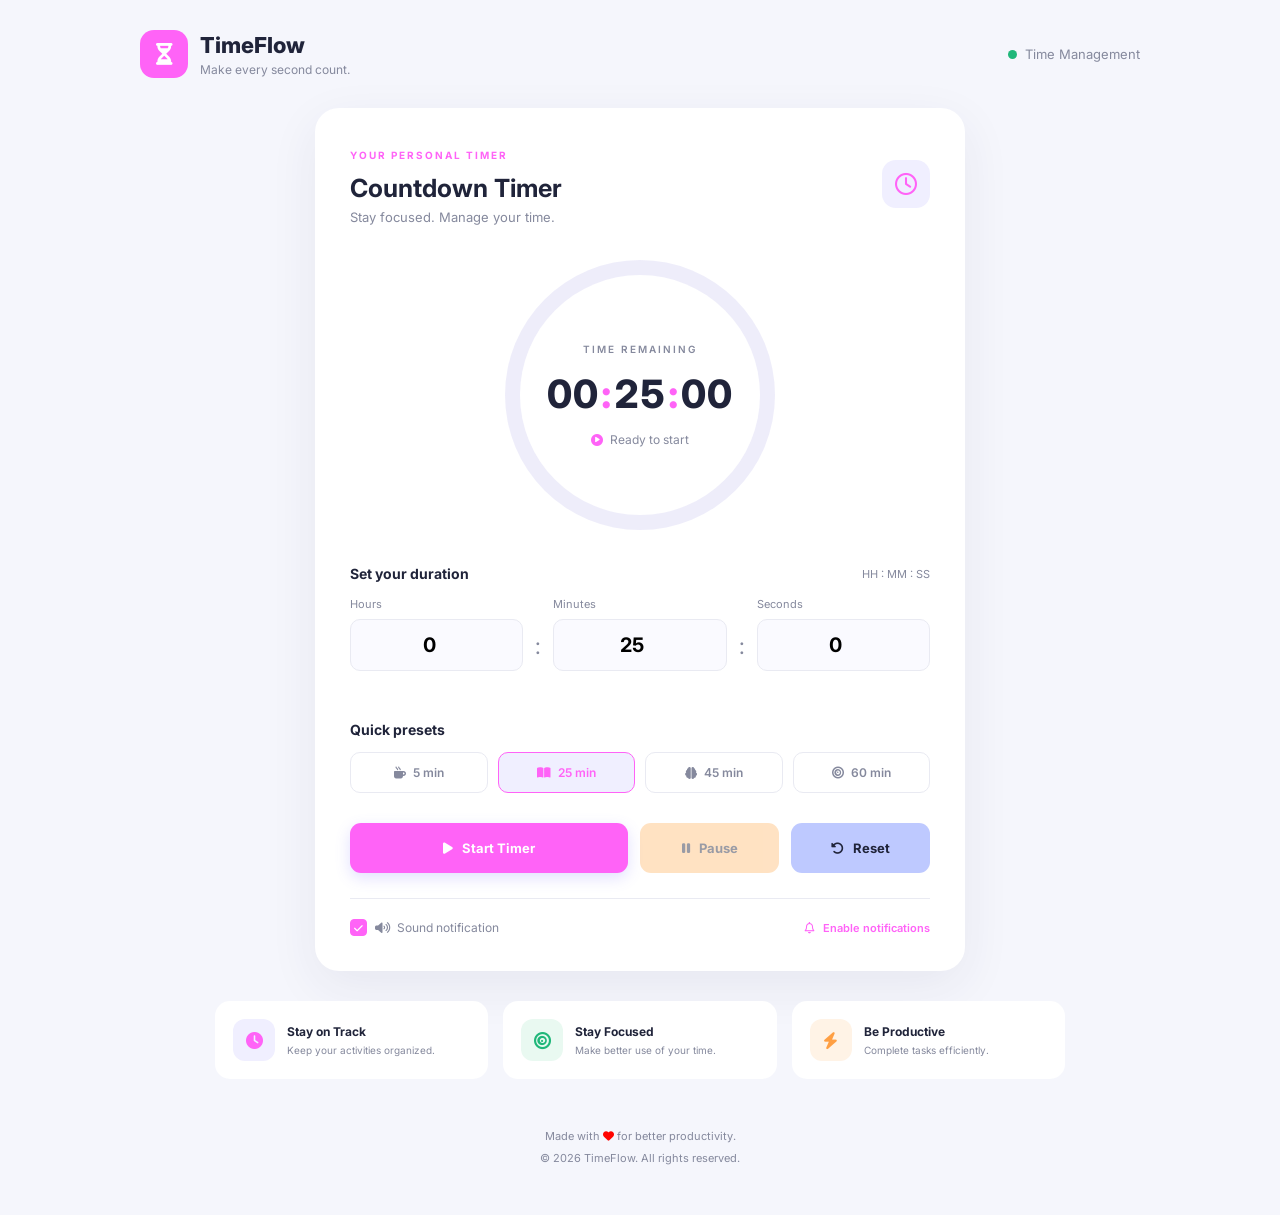
<file: Countdown Timer/index.html>
<!DOCTYPE html>
<html lang="en">
<head>
    <meta charset="UTF-8">
    <meta name="viewport" content="width=device-width, initial-scale=1.0">
    <meta name="description" content="A modern countdown timer for productivity, study sessions and time management.">
    <title>Countdown Timer - Js Project | TechGuy 360</title>

    <!-- Google Fonts -->
    <link rel="preconnect" href="https://fonts.googleapis.com">
    <link rel="preconnect" href="https://fonts.gstatic.com" crossorigin>
    <link href="https://fonts.googleapis.com/css2?family=Inter:wght@400;500;600;700;800&display=swap" rel="stylesheet">

    <!-- Font Awesome Icons -->
    <link rel="stylesheet" href="https://cdnjs.cloudflare.com/ajax/libs/font-awesome/6.5.2/css/all.min.css">

    <!-- CSS -->
    <link rel="stylesheet" href="style.css">
</head>
<body>
    <main class="app-container">
        <!-- Header -->
        <header class="header">
            <div class="logo">
                <div class="logo-icon">
                    <i class="fa-solid fa-hourglass-half"></i>
                </div>

                <div>
                    <h1>TimeFlow</h1>
                    <p>Make every second count.</p>
                </div>
            </div>

            <div class="header-status">
                <span class="status-dot"></span>
                <span>Time Management</span>
            </div>
        </header>

        <!-- Main Timer Card -->
        <section class="timer-card">
            <div class="card-heading">
                <div>
                    <span class="eyebrow">YOUR PERSONAL TIMER</span>
                    <h2>Countdown Timer</h2>
                    <p>Stay focused. Manage your time.</p>
                </div>

                <div class="timer-icon">
                    <i class="fa-regular fa-clock"></i>
                </div>
            </div>

            <!-- Circular Progress Timer -->
            <div class="timer-section">
                <div class="progress-ring" id="progressRing">
                    <div class="progress-inner">
                        <span class="timer-label">TIME REMAINING</span>
                        <div class="timer-display" id="timerDisplay">
                            <span id="hours">00</span>
                            <span class="separator">:</span>
                            <span id="minutes">00</span>
                            <span class="separator">:</span>
                            <span id="seconds">00</span>
                        </div>

                        <div class="timer-status" id="timerStatus">
                            <i class="fa-solid fa-circle-play"></i>
                            <span>Ready to start</span>
                        </div>
                    </div>
                </div>
            </div>

            <!-- Duration Input -->
            <div class="duration-section">
                <div class="section-title">
                    <h3>Set your duration</h3>
                    <span>HH : MM : SS</span>
                </div>

                <div class="duration-inputs">
                    <div class="input-group">
                        <label for="hoursInput">Hours</label>
                        <input type="number" id="hoursInput" min="0" max="99" value="0" placeholder="00">
                    </div>

                    <span class="input-separator">:</span>
                    <div class="input-group">
                        <label for="minutesInput">Minutes</label>
                        <input type="number" id="minutesInput" min="0" max="59" value="25" placeholder="00">
                    </div>

                    <span class="input-separator">:</span>
                    <div class="input-group">
                        <label for="secondsInput">Seconds</label>
                        <input type="number" id="secondsInput" min="0" max="59" value="0" placeholder="00">
                    </div>
                </div>
                <p class="error-message" id="errorMessage" role="alert"></p>
            </div>

            <!-- Quick Presets -->
            <div class="presets-section">
                <h3>Quick presets</h3>
                <div class="preset-buttons">
                    <button class="preset-btn" data-minutes="5">
                        <i class="fa-solid fa-mug-hot"></i>
                        5 min
                    </button>

                    <button class="preset-btn active" data-minutes="25">
                        <i class="fa-solid fa-book-open"></i>
                        25 min
                    </button>

                    <button class="preset-btn" data-minutes="45">
                        <i class="fa-solid fa-brain"></i>
                        45 min
                    </button>

                    <button class="preset-btn" data-minutes="60">
                        <i class="fa-solid fa-bullseye"></i>
                        60 min
                    </button>
                </div>
            </div>


            <!-- Timer Controls -->
            <div class="controls-section">
                <button class="control-btn start-btn" id="startBtn">
                    <i class="fa-solid fa-play"></i>
                    <span>Start Timer</span>
                </button>

                <button class="control-btn pause-btn" id="pauseBtn" disabled>
                    <i class="fa-solid fa-pause"></i>
                    <span>Pause</span>
                </button>

                <button class="control-btn reset-btn" id="resetBtn">
                    <i class="fa-solid fa-rotate-left"></i>
                    <span>Reset</span>
                </button>
            </div>

            <!-- Sound and Notification Settings -->
            <div class="settings-section">
                <label class="setting-option">
                    <input type="checkbox" id="soundToggle" checked>

                    <span class="custom-checkbox">
                        <i class="fa-solid fa-check"></i>
                    </span>

                    <span>
                        <i class="fa-solid fa-volume-high"></i>
                        Sound notification
                    </span>
                </label>

                <button class="notification-btn" id="notificationBtn">
                    <i class="fa-regular fa-bell"></i>
                    Enable notifications
                </button>
            </div>

            <!-- Completion Message -->
            <div class="completion-message" id="completionMessage" role="status" aria-live="polite">
                <i class="fa-solid fa-circle-check"></i>
                <div>
                    <h3>Time's Up!</h3>
                    <p>Great job! You completed your countdown.</p>
                </div>
            </div>
        </section>

        <!-- Information Cards -->
        <section class="info-section">
            <div class="info-card">
                <div class="info-icon purple">
                    <i class="fa-solid fa-clock"></i>
                </div>

                <div>
                    <h3>Stay on Track</h3>
                    <p>Keep your activities organized.</p>
                </div>
            </div>

            <div class="info-card">
                <div class="info-icon green">
                    <i class="fa-solid fa-bullseye"></i>
                </div>

                <div>
                    <h3>Stay Focused</h3>
                    <p>Make better use of your time.</p>
                </div>
            </div>

            <div class="info-card">
                <div class="info-icon orange">
                    <i class="fa-solid fa-bolt"></i>
                </div>

                <div>
                    <h3>Be Productive</h3>
                    <p>Complete tasks efficiently.</p>
                </div>
            </div>
        </section>

        <!-- Footer -->
        <footer class="footer">
            <p>
                Made with <i class="fa-solid fa-heart"></i>
                for better productivity.
            </p>

            <span>© 2026 TimeFlow. All rights reserved.</span>
        </footer>
    </main>

    <!-- JavaScript -->
    <script src="script.js"></script>
</body>
</html>
</file>
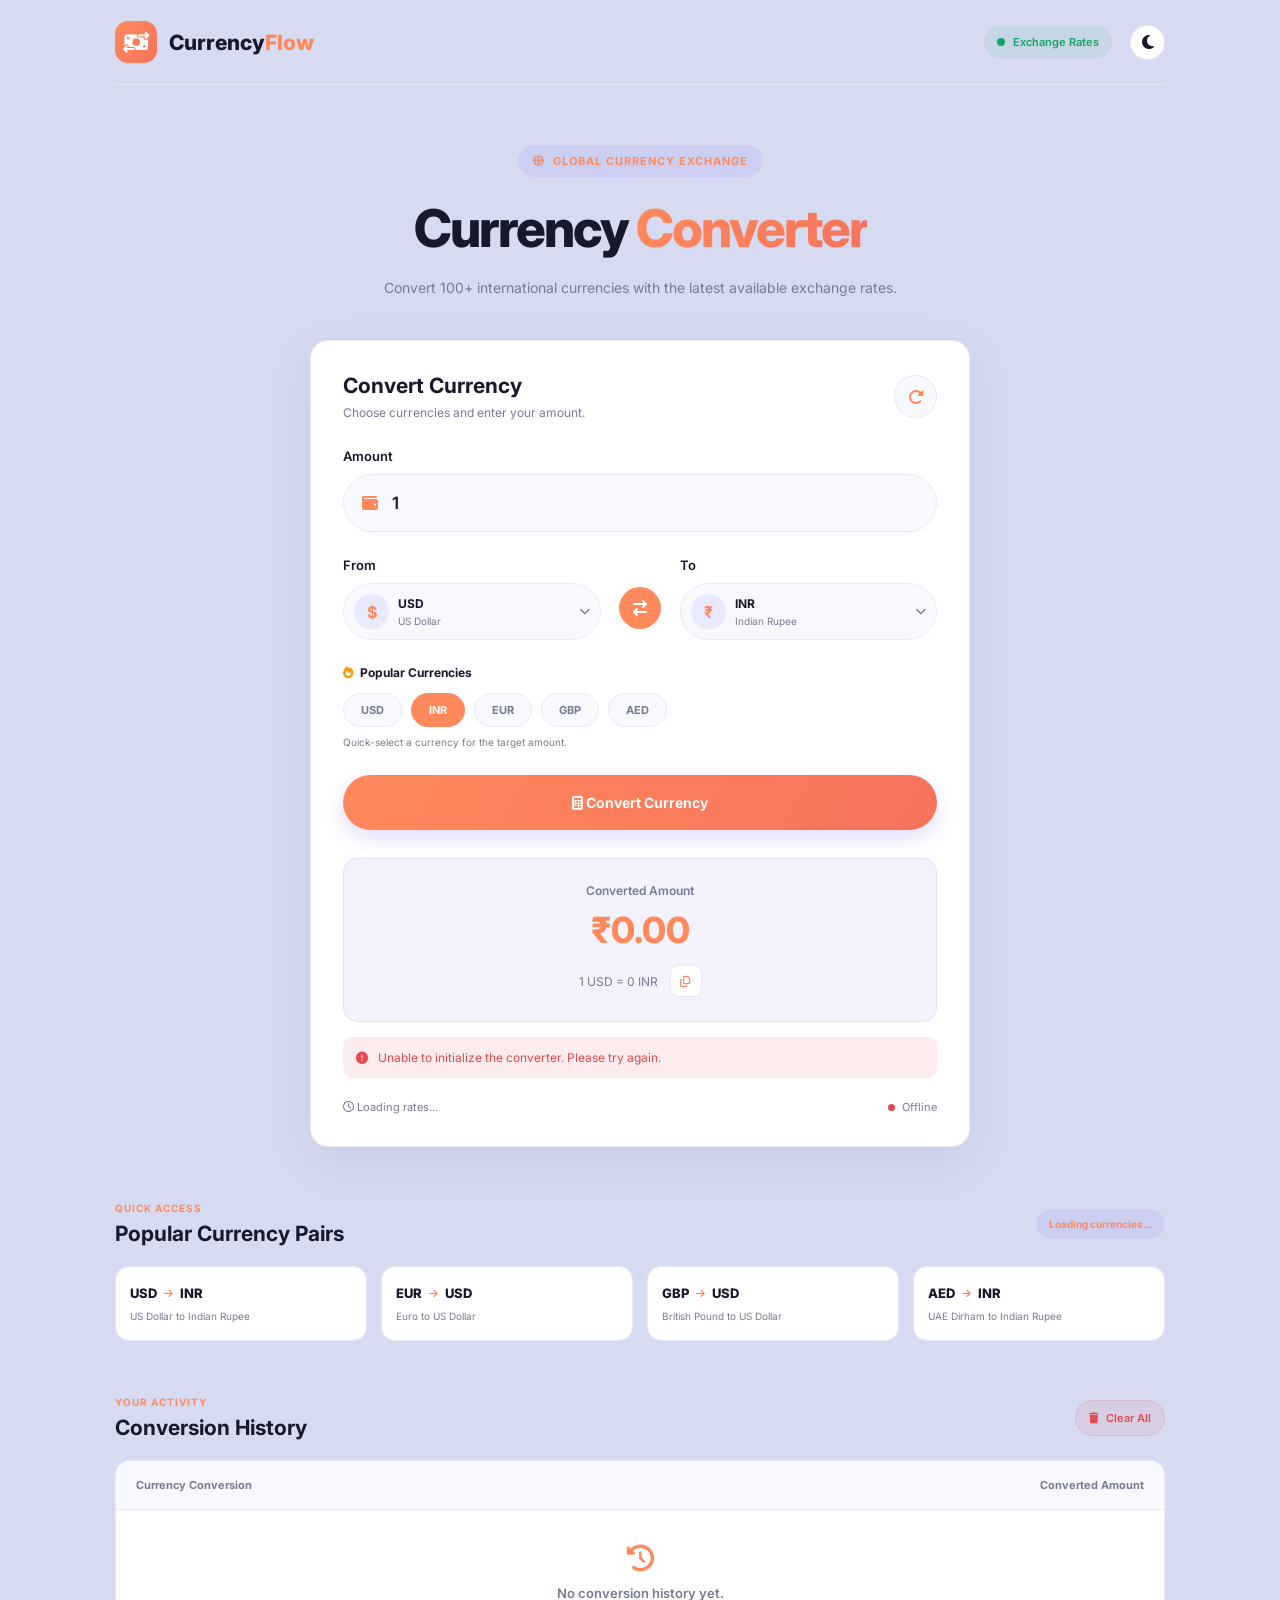
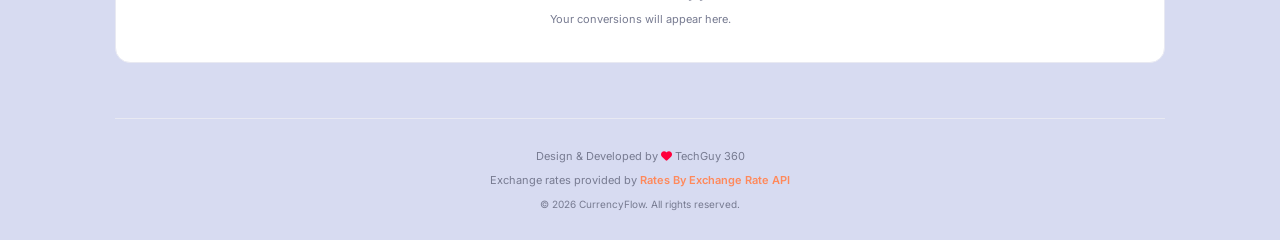
<file: Currency Converter/index.html>
<!DOCTYPE html>
<html lang="en">
<head>
    <meta charset="UTF-8">
    <meta name="viewport" content="width=device-width, initial-scale=1.0">
    <meta name="description" content="Convert 100+ international currencies with CurrencyFlow.">
    <title>CurrencyFlow - Js Project | TechGuy 360</title>

    <!-- Google Fonts -->
    <link rel="preconnect" href="https://fonts.googleapis.com">
    <link rel="preconnect" href="https://fonts.gstatic.com" crossorigin>
    <link href="https://fonts.googleapis.com/css2?family=Inter:wght@400;500;600;700;800&display=swap" rel="stylesheet">

    <!-- Font Awesome -->
    <link rel="stylesheet" href="https://cdnjs.cloudflare.com/ajax/libs/font-awesome/6.5.2/css/all.min.css">

    <link rel="stylesheet" href="style.css">
</head>
<body>

<div class="app-container">
    <!-- HEADER -->
    <header class="header">
        <a href="#" class="logo">
            <span class="logo-icon">
                <i class="fa-solid fa-money-bill-transfer"></i>
            </span>
            <span>Currency<span class="logo-highlight">Flow</span></span>
        </a>

        <div class="header-actions">
            <span class="live-indicator">
                <span class="live-dot"></span>
                Exchange Rates
            </span>

            <!----Theme Toggle---->
            <button class="theme-btn" id="themeBtn"
                aria-label="Toggle theme">
                <i class="fa-solid fa-moon"></i>
            </button>

        </div>
    </header>
    <main>

        <!-- HERO -->
        <section class="hero">
            <span class="hero-tag">
                <i class="fa-solid fa-globe"></i>
                GLOBAL CURRENCY EXCHANGE
            </span>
            <h1>Currency <span>Converter</span></h1>
            <p>
                Convert 100+ international currencies with the latest
                available exchange rates.
            </p>
        </section>

        <!-- CONVERTER -->
        <section class="converter-card">
            <div class="card-header">
                <div>
                    <h2>Convert Currency</h2>
                    <p>Choose currencies and enter your amount.</p>
                </div>

                <button class="refresh-btn" id="refreshBtn"
                    title="Refresh exchange rates"
                    aria-label="Refresh exchange rates">
                    <i class="fa-solid fa-rotate-right"></i>
                </button>
            </div>

            <!-- AMOUNT -->
            <div class="amount-group">
                <label for="amount">Amount</label>
                <div class="amount-input-wrapper">
                    <i class="fa-solid fa-wallet"></i>
                    <input type="number" id="amount" value="1" min="0" step="any" placeholder="Enter amount">
                </div>
            </div>

            <!-- CURRENCY SELECTION -->
            <div class="currency-section">

                <!-- FROM -->
                <div class="currency-group">
                    <label>From</label>

                    <div class="currency-picker" id="fromPicker">
                        <button class="currency-trigger" type="button" aria-haspopup="listbox" aria-expanded="false">
                            <span class="currency-symbol">$</span>
                            <span class="selected-currency">
                                <strong>USD</strong>
                                <small>US Dollar</small>
                            </span>
                            <i class="fa-solid fa-chevron-down"></i>
                        </button>

                        <div class="currency-dropdown hidden">
                            <div class="search-wrapper">
                                <i class="fa-solid fa-magnifying-glass"></i>
                                <input type="search" class="currency-search" placeholder="Search currency..." autocomplete="off">
                            </div>
                            <div class="currency-list" role="listbox"></div>
                        </div>
                    </div>
                </div>

                <!-- SWAP -->
                <div class="swap-container">
                    <button class="swap-btn" id="swapBtn"
                        title="Swap currencies"
                        aria-label="Swap currencies">
                        <i class="fa-solid fa-arrow-right-arrow-left"></i>
                    </button>
                </div>

                <!-- TO -->
                <div class="currency-group">
                    <label>To</label>

                    <div class="currency-picker" id="toPicker">
                        <button class="currency-trigger"
                            type="button"
                            aria-haspopup="listbox"
                            aria-expanded="false">

                            <span class="currency-symbol">₹</span>

                            <span class="selected-currency">
                                <strong>INR</strong>
                                <small>Indian Rupee</small>
                            </span>
                            <i class="fa-solid fa-chevron-down"></i>
                        </button>

                        <div class="currency-dropdown hidden">
                            <div class="search-wrapper">
                                <i class="fa-solid fa-magnifying-glass"></i>
                                <input type="search" class="currency-search" placeholder="Search currency..." autocomplete="off">
                            </div>
                            <div class="currency-list" role="listbox"></div>
                        </div>
                    </div>
                </div>
            </div>

            <!-- POPULAR CURRENCIES -->
            <div class="popular-section">
                <div class="section-heading">
                    <h3><i class="fa-solid fa-fire"></i>Popular Currencies</h3>
                </div>

                <div class="popular-list" id="popularList">
                    <button class="popular-btn" data-currency="USD">USD</button>
                    <button class="popular-btn active" data-currency="INR">INR</button>
                    <button class="popular-btn" data-currency="EUR">EUR</button>
                    <button class="popular-btn" data-currency="GBP">GBP</button>
                    <button class="popular-btn" data-currency="AED">AED</button>
                </div>
                <p class="popular-hint">
                    Quick-select a currency for the target amount.
                </p>

            </div>

            <!-- CONVERT -->
            <button class="convert-btn" id="convertBtn">
                <span id="convertBtnText">
                    <i class="fa-solid fa-calculator"></i>
                    Convert Currency
                </span>
                <span class="button-loader hidden" id="buttonLoader"></span>
            </button>

            <!-- RESULT -->
            <div class="result-section">
                <p class="result-label">Converted Amount</p>
                <div class="result-amount" id="resultAmount"
                    aria-live="polite">
                    ₹0.00
                </div>

                <div class="result-details">
                    <span id="conversionText">
                        1 USD = 0 INR
                    </span>

                    <button class="copy-btn" id="copyBtn"
                        aria-label="Copy converted amount"
                        title="Copy amount">
                        <i class="fa-regular fa-copy"></i>
                    </button>
                </div>
            </div>

            <!-- MESSAGES -->
            <div class="message error-message hidden"
                id="errorMessage" role="alert">
                <i class="fa-solid fa-circle-exclamation"></i>
                <span id="errorText"></span>

            </div>

            <div class="message success-message hidden"
                id="successMessage" role="status">
                <i class="fa-solid fa-circle-check"></i>
                <span id="successText"></span>

            </div>

            <!-- UPDATE INFORMATION -->
            <div class="update-info">
                <span>
                    <i class="fa-regular fa-clock"></i>
                    <span id="lastUpdated">Loading rates...</span>
                </span>

                <span class="api-status" id="apiStatus">
                    <span class="status-dot"></span>
                    Connecting
                </span>
            </div>
        </section>

        <!-- POPULAR CURRENCY PAIRS -->
        <section class="popular-pairs-section">
            <div class="section-title">
                <div>
                    <span class="section-eyebrow">QUICK ACCESS</span>
                    <h2>Popular Currency Pairs</h2>
                </div>

                <span class="currency-count" id="currencyCount">
                    Loading currencies...
                </span>
            </div>

            <div class="pair-grid" id="pairGrid">
                <button class="pair-card" data-from="USD" data-to="INR">
                    <span>USD <i class="fa-solid fa-arrow-right"></i> INR</span>
                    <small>US Dollar to Indian Rupee</small>
                </button>

                <button class="pair-card" data-from="EUR" data-to="USD">
                    <span>EUR <i class="fa-solid fa-arrow-right"></i> USD</span>
                    <small>Euro to US Dollar</small>
                </button>

                <button class="pair-card" data-from="GBP" data-to="USD">
                    <span>GBP <i class="fa-solid fa-arrow-right"></i> USD</span>
                    <small>British Pound to US Dollar</small>
                </button>

                <button class="pair-card" data-from="AED" data-to="INR">
                    <span>AED <i class="fa-solid fa-arrow-right"></i> INR</span>
                    <small>UAE Dirham to Indian Rupee</small>
                </button>
            </div>
        </section>

        <!-- CONVERSION HISTORY -->
        <section class="history-section">
            <div class="section-title">
                <div>
                    <span class="section-eyebrow">YOUR ACTIVITY</span>
                    <h2>Conversion History</h2>
                </div>

                <button class="clear-history-btn" id="clearHistoryBtn">
                    <i class="fa-solid fa-trash"></i>
                    Clear All
                </button>
            </div>

            <div class="history-card">
                <div class="history-header">
                    <span>Currency Conversion</span>
                    <span>Converted Amount</span>
                </div>

                <div id="historyList">
                    <div class="empty-history">
                        <i class="fa-solid fa-clock-rotate-left"></i>
                        <p>No conversion history yet.</p>
                        <small>Your conversions will appear here.</small>
                    </div>
                </div>
            </div>
        </section>

        <!-- FEATURES -->
    </main>

    <!-- FOOTER -->
    <footer class="footer">
        <p>Design & Developed by <i class="fa-solid fa-heart"></i> TechGuy 360</p>

        <p>
            Exchange rates provided by
            <a href="https://www.exchangerate-api.com"
                target="_blank" rel="noopener noreferrer">
                Rates By Exchange Rate API
            </a>
        </p>
        <span>© 2026 CurrencyFlow. All rights reserved.</span>
    </footer>
</div>

<script src="script.js"></script>

</body>
</html>
</file>
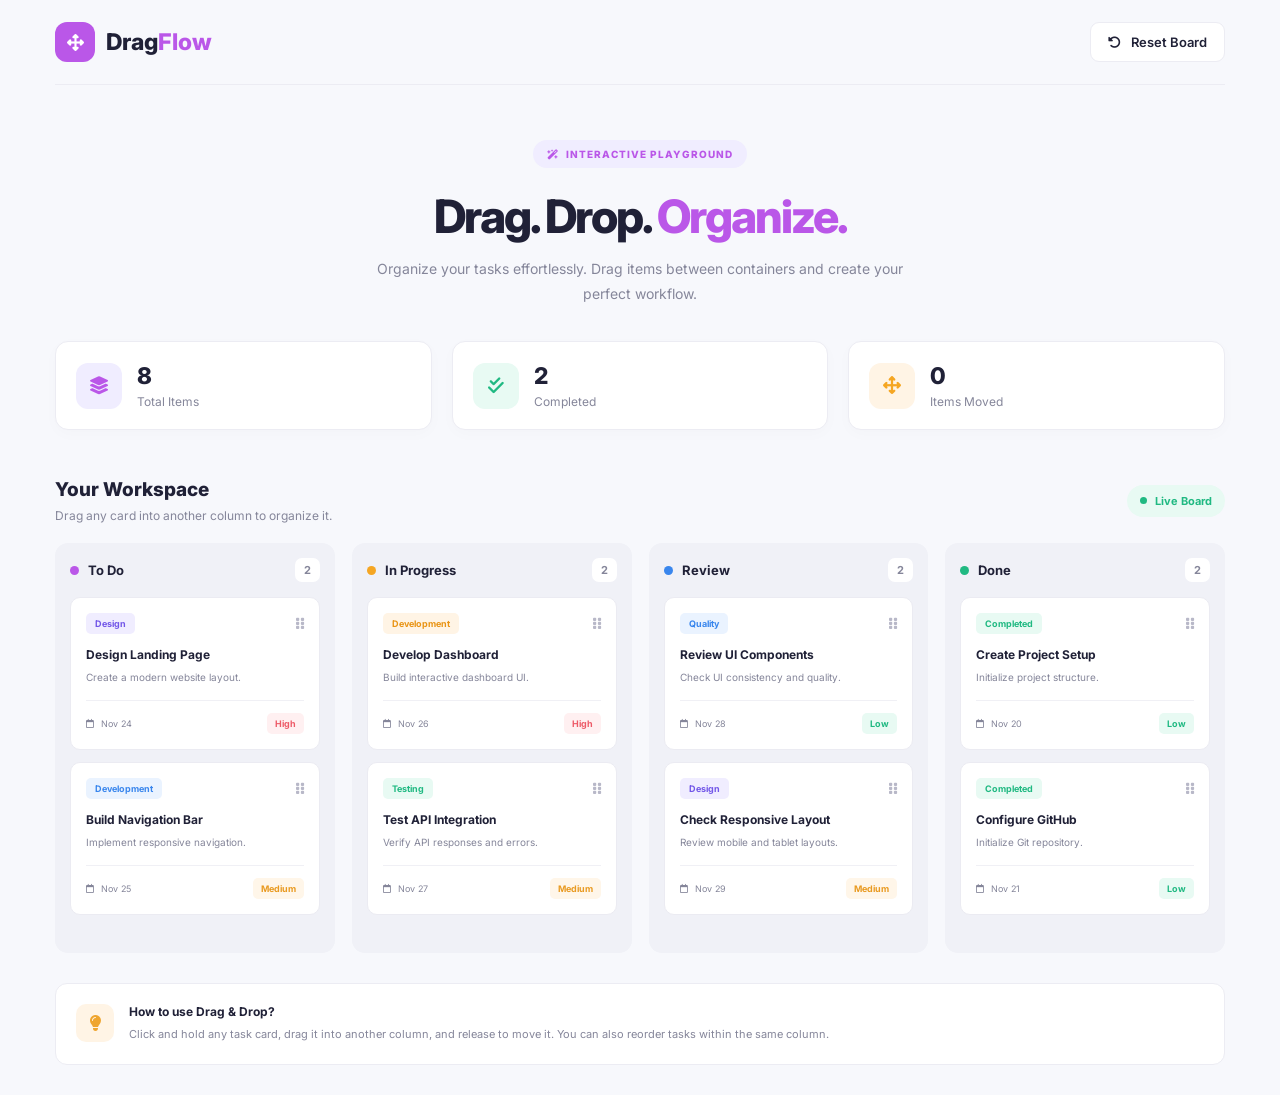
<file: Drag and Drop App/index.html>
<!DOCTYPE html>
<html lang="en">
<head>
    <meta charset="UTF-8">
    <meta name="viewport" content="width=device-width, initial-scale=1.0">
    <title>Drag & Drop - Js Project | TechGuy 360</title>

    <!-- Google Fonts -->
    <link rel="preconnect" href="https://fonts.googleapis.com">
    <link rel="preconnect" href="https://fonts.gstatic.com" crossorigin>
    <link href="https://fonts.googleapis.com/css2?family=Inter:wght@400;500;600;700;800&display=swap" rel="stylesheet">

    <!-- Font Awesome -->
    <link rel="stylesheet" href="https://cdnjs.cloudflare.com/ajax/libs/font-awesome/6.7.2/css/all.min.css">

    <!-- CSS -->
    <link rel="stylesheet" href="style.css">
</head>
<body>
    <div class="app-container">
        <!-- Header -->
        <header class="header">
            <div class="logo">
                <div class="logo-icon">
                    <i class="fa-solid fa-up-down-left-right"></i>
                </div>
                <span>Drag<span class="logo-highlight">Flow</span></span>
            </div>

            <button class="reset-btn" id="resetBtn">
                <i class="fa-solid fa-rotate-left"></i>
                Reset Board
            </button>
        </header>

        <!-- Main Content -->
        <main>
            <section class="hero">
                <span class="eyebrow">
                    <i class="fa-solid fa-wand-magic-sparkles"></i>
                    INTERACTIVE PLAYGROUND
                </span>

                <h1>Drag. Drop. <span>Organize.</span></h1>

                <p>Organize your tasks effortlessly. Drag items between containers and create your perfect workflow.</p>
            </section>

            <!-- Statistics -->
            <section class="stats">
                <div class="stat-card">
                    <div class="stat-icon purple">
                        <i class="fa-solid fa-layer-group"></i>
                    </div>
                    <div>
                        <h3 id="totalItems">8</h3>
                        <p>Total Items</p>
                    </div>
                </div>

                <div class="stat-card">
                    <div class="stat-icon green">
                        <i class="fa-solid fa-check-double"></i>
                    </div>
                    <div>
                        <h3 id="completedItems">0</h3>
                        <p>Completed</p>
                    </div>
                </div>

                <div class="stat-card">
                    <div class="stat-icon orange">
                        <i class="fa-solid fa-arrows-up-down-left-right"></i>
                    </div>
                    <div>
                        <h3 id="moveCount">0</h3>
                        <p>Items Moved</p>
                    </div>
                </div>
            </section>

            <!-- Board Header -->
            <div class="board-heading">
                <div>
                    <h2>Your Workspace</h2>
                    <p>Drag any card into another column to organize it.</p>
                </div>

                <span class="live-status">
                    <span></span> Live Board
                </span>
            </div>

            <!-- Drag and Drop Board -->
            <section class="board">

                <!-- Container 1 -->
                <div class="drop-zone" data-zone="todo">
                    <div class="zone-header">
                        <div class="zone-title">
                            <span class="zone-dot purple-dot"></span>
                            <h3>To Do</h3>
                        </div>
                        <span class="item-count">0</span>
                    </div>

                    <div class="drop-area" id="todo">
                        <div class="drag-item" draggable="true" data-id="1">
                            <div class="item-top">
                                <span class="item-tag tag-purple">Design</span>
                                <i class="fa-solid fa-grip-vertical drag-handle"></i>
                            </div>
                            <h4>Design Landing Page</h4>
                            <p>Create a modern website layout.</p>
                            <div class="item-footer">
                                <span><i class="fa-regular fa-calendar"></i> Nov 24</span>
                                <span class="priority high">High</span>
                            </div>
                        </div>

                        <div class="drag-item" draggable="true" data-id="2">
                            <div class="item-top">
                                <span class="item-tag tag-blue">Development</span>
                                <i class="fa-solid fa-grip-vertical drag-handle"></i>
                            </div>
                            <h4>Build Navigation Bar</h4>
                            <p>Implement responsive navigation.</p>
                            <div class="item-footer">
                                <span><i class="fa-regular fa-calendar"></i> Nov 25</span>
                                <span class="priority medium">Medium</span>
                            </div>
                        </div>
                    </div>

                    <div class="empty-message">
                        <i class="fa-solid fa-inbox"></i>
                        <span>Drop items here</span>
                    </div>
                </div>

                <!-- Container 2 -->
                <div class="drop-zone" data-zone="progress">
                    <div class="zone-header">
                        <div class="zone-title">
                            <span class="zone-dot orange-dot"></span>
                            <h3>In Progress</h3>
                        </div>
                        <span class="item-count">0</span>
                    </div>

                    <div class="drop-area" id="progress">
                        <div class="drag-item" draggable="true" data-id="3">
                            <div class="item-top">
                                <span class="item-tag tag-orange">Development</span>
                                <i class="fa-solid fa-grip-vertical drag-handle"></i>
                            </div>
                            <h4>Develop Dashboard</h4>
                            <p>Build interactive dashboard UI.</p>
                            <div class="item-footer">
                                <span><i class="fa-regular fa-calendar"></i> Nov 26</span>
                                <span class="priority high">High</span>
                            </div>
                        </div>

                        <div class="drag-item" draggable="true" data-id="4">
                            <div class="item-top">
                                <span class="item-tag tag-green">Testing</span>
                                <i class="fa-solid fa-grip-vertical drag-handle"></i>
                            </div>
                            <h4>Test API Integration</h4>
                            <p>Verify API responses and errors.</p>
                            <div class="item-footer">
                                <span><i class="fa-regular fa-calendar"></i> Nov 27</span>
                                <span class="priority medium">Medium</span>
                            </div>
                        </div>
                    </div>

                    <div class="empty-message">
                        <i class="fa-solid fa-inbox"></i>
                        <span>Drop items here</span>
                    </div>
                </div>

                <!-- Container 3 -->
                <div class="drop-zone" data-zone="review">
                    <div class="zone-header">
                        <div class="zone-title">
                            <span class="zone-dot blue-dot"></span>
                            <h3>Review</h3>
                        </div>
                        <span class="item-count">0</span>
                    </div>

                    <div class="drop-area" id="review">
                        <div class="drag-item" draggable="true" data-id="5">
                            <div class="item-top">
                                <span class="item-tag tag-blue">Quality</span>
                                <i class="fa-solid fa-grip-vertical drag-handle"></i>
                            </div>
                            <h4>Review UI Components</h4>
                            <p>Check UI consistency and quality.</p>
                            <div class="item-footer">
                                <span><i class="fa-regular fa-calendar"></i> Nov 28</span>
                                <span class="priority low">Low</span>
                            </div>
                        </div>

                        <div class="drag-item" draggable="true" data-id="6">
                            <div class="item-top">
                                <span class="item-tag tag-purple">Design</span>
                                <i class="fa-solid fa-grip-vertical drag-handle"></i>
                            </div>
                            <h4>Check Responsive Layout</h4>
                            <p>Review mobile and tablet layouts.</p>
                            <div class="item-footer">
                                <span><i class="fa-regular fa-calendar"></i> Nov 29</span>
                                <span class="priority medium">Medium</span>
                            </div>
                        </div>
                    </div>

                    <div class="empty-message">
                        <i class="fa-solid fa-inbox"></i>
                        <span>Drop items here</span>
                    </div>
                </div>

                <!-- Container 4 -->
                <div class="drop-zone" data-zone="done">
                    <div class="zone-header">
                        <div class="zone-title">
                            <span class="zone-dot green-dot"></span>
                            <h3>Done</h3>
                        </div>
                        <span class="item-count">0</span>
                    </div>

                    <div class="drop-area" id="done">
                        <div class="drag-item" draggable="true" data-id="7">
                            <div class="item-top">
                                <span class="item-tag tag-green">Completed</span>
                                <i class="fa-solid fa-grip-vertical drag-handle"></i>
                            </div>
                            <h4>Create Project Setup</h4>
                            <p>Initialize project structure.</p>
                            <div class="item-footer">
                                <span><i class="fa-regular fa-calendar"></i> Nov 20</span>
                                <span class="priority low">Low</span>
                            </div>
                        </div>

                        <div class="drag-item" draggable="true" data-id="8">
                            <div class="item-top">
                                <span class="item-tag tag-green">Completed</span>
                                <i class="fa-solid fa-grip-vertical drag-handle"></i>
                            </div>
                            <h4>Configure GitHub</h4>
                            <p>Initialize Git repository.</p>
                            <div class="item-footer">
                                <span><i class="fa-regular fa-calendar"></i> Nov 21</span>
                                <span class="priority low">Low</span>
                            </div>
                        </div>
                    </div>

                    <div class="empty-message">
                        <i class="fa-solid fa-inbox"></i>
                        <span>Drop items here</span>
                    </div>
                </div>
            </section>

            <!-- Instructions -->
            <section class="instruction">
                <div class="instruction-icon">
                    <i class="fa-solid fa-lightbulb"></i>
                </div>
                <div>
                    <h4>How to use Drag & Drop?</h4>
                    <p>
                        Click and hold any task card, drag it into another
                        column, and release to move it. You can also reorder
                        tasks within the same column.
                    </p>
                </div>
            </section>
        </main>

        <!-- Toast Notification -->
        <div class="toast" id="toast">
            <i class="fa-solid fa-circle-check"></i>
            <span id="toastMessage">Item moved successfully!</span>
        </div>
    </div>

    <!-- JavaScript -->
    <script src="script.js"></script>
</body>
</html>
</file>
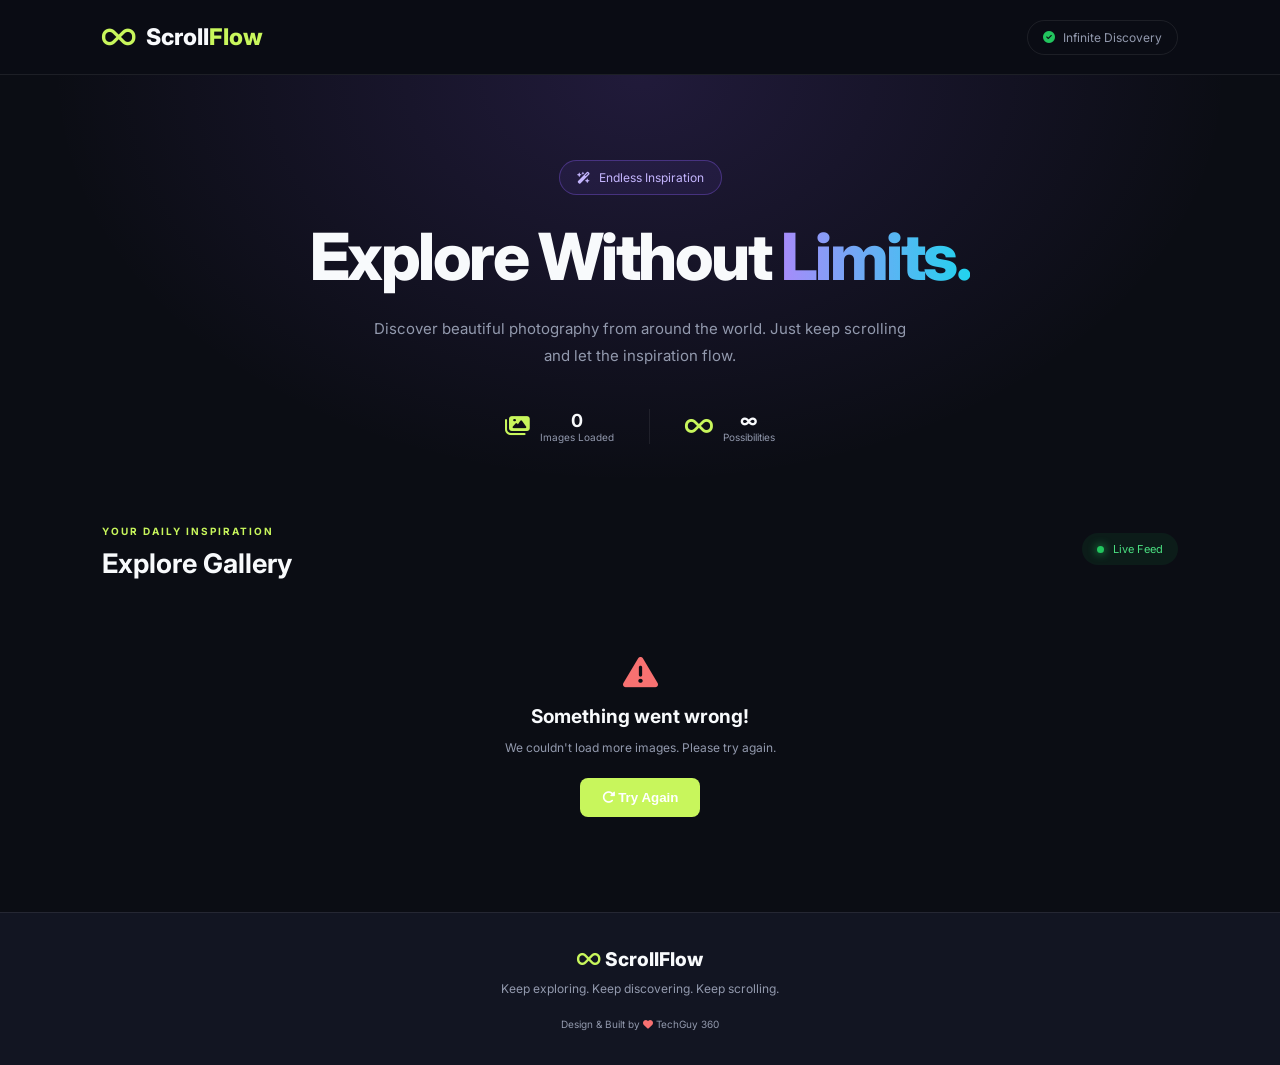
<file: Infinite Scroll App/index.html>
<!DOCTYPE html>
<html lang="en">
<head>
    <meta charset="UTF-8">
    <meta name="viewport" content="width=device-width, initial-scale=1.0">
    <meta name="description" content="Explore beautiful images with a seamless infinite scrolling experience.">
    <title>Infinite Scroll - Js Project | TechGuy 360</title>

    <!-- Google Fonts -->
    <link rel="preconnect" href="https://fonts.googleapis.com">
    <link rel="preconnect" href="https://fonts.gstatic.com" crossorigin>
    <link href="https://fonts.googleapis.com/css2?family=Inter:wght@400;500;600;700;800&display=swap" rel="stylesheet">

    <!-- Font Awesome -->
    <link rel="stylesheet" href="https://cdnjs.cloudflare.com/ajax/libs/font-awesome/6.5.2/css/all.min.css">

    <!-- CSS -->
    <link rel="stylesheet" href="style.css">
</head>
<body>
    <!-- Navbar -->
    <header class="navbar">
        <a href="#" class="logo">
            <i class="fa-solid fa-infinity"></i>
            <span>Scroll<span class="logo-highlight">Flow</span></span>
        </a>

        <div class="nav-tag">
            <i class="fa-solid fa-circle-check"></i>
            Infinite Discovery
        </div>
    </header>

    <!-- Hero Section -->
    <section class="hero">
        <div class="hero-badge">
            <i class="fa-solid fa-wand-magic-sparkles"></i>
            Endless Inspiration
        </div>
        <h1>Explore Without <span>Limits.</span></h1>

        <p>
            Discover beautiful photography from around the world.
            Just keep scrolling and let the inspiration flow.
        </p>

        <div class="hero-stats">
            <div class="stat">
                <i class="fa-solid fa-images"></i>
                <span id="image-count">0</span>
                <small>Images Loaded</small>
            </div>

            <div class="stat-divider"></div>
            <div class="stat">
                <i class="fa-solid fa-infinity"></i>
                <span>∞</span>
                <small>Possibilities</small>
            </div>
        </div>
    </section>

    <!-- Gallery Section -->
    <main class="gallery-section">
        <div class="section-heading">
            <div>
                <span class="section-label">YOUR DAILY INSPIRATION</span>
                <h2>Explore Gallery</h2>
            </div>

            <div class="live-status">
                <span class="status-dot"></span>
                Live Feed
            </div>
        </div>

        <!-- Image Grid -->
        <div class="gallery" id="gallery"></div>
        <!-- Loading Indicator -->
        <div class="loader" id="loader">
            <div class="spinner"></div>
            <p>Discovering more inspiration...</p>
        </div>

        <!-- Error Message -->
        <div class="error-message" id="error-message" hidden>
            <i class="fa-solid fa-triangle-exclamation"></i>
            <h3>Something went wrong!</h3>
            <p>We couldn't load more images. Please try again.</p>
            <button id="retry-btn">
                <i class="fa-solid fa-rotate-right"></i>
                Try Again
            </button>
        </div>

        <!-- End Message -->
        <div class="end-message" id="end-message" hidden>
            <i class="fa-solid fa-circle-check"></i>
            <h3>You've reached the end!</h3>
            <p>That's all the inspiration available right now.</p>
        </div>

        <!-- Intersection Observer Target -->
        <div id="scroll-trigger"></div>

    </main>

    <!-- Footer -->
    <footer>
        <div class="footer-logo">
            <i class="fa-solid fa-infinity"></i>
            ScrollFlow
        </div>

        <p>Keep exploring. Keep discovering. Keep scrolling.</p>

        <div class="footer-credit">Design & Built by <i class="fa-solid fa-heart"></i> TechGuy 360</div>
    </footer>

    <!-- JavaScript -->
    <script src="script.js"></script>
</body>
</html>
</file>
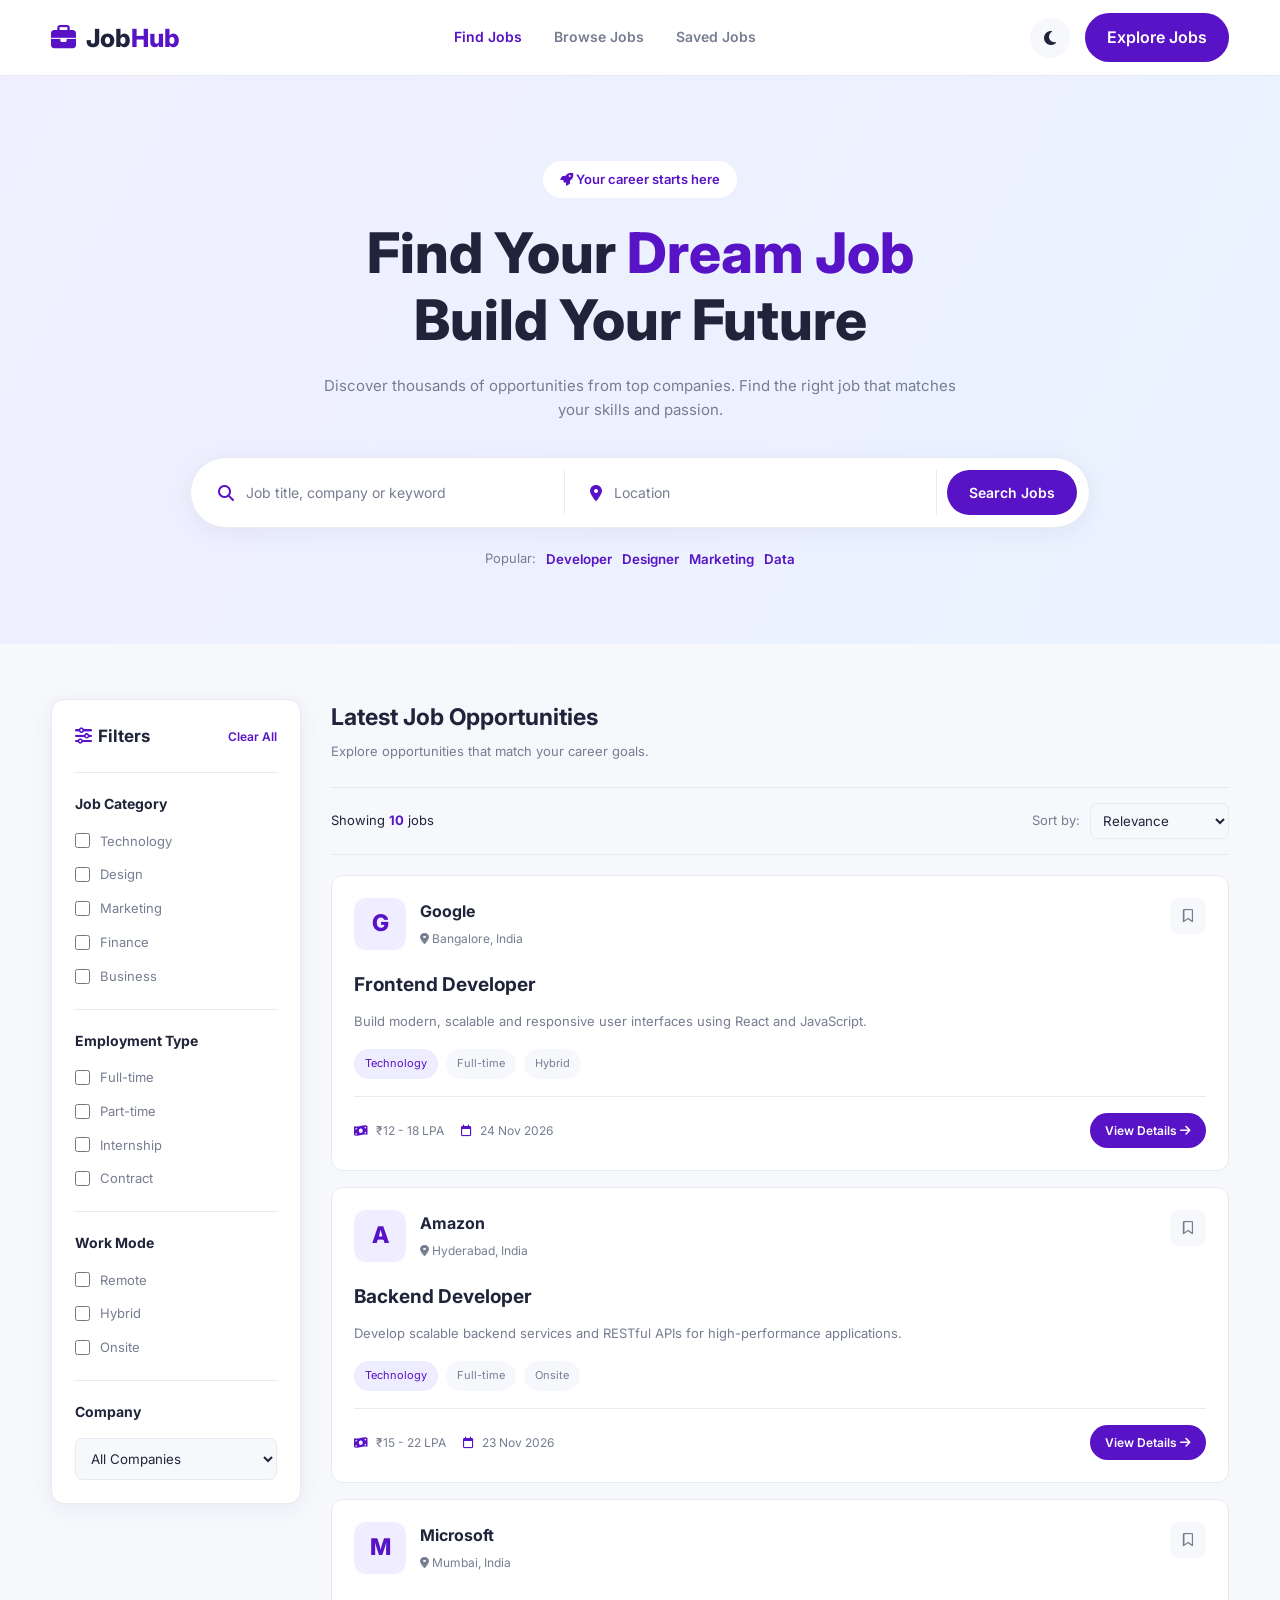
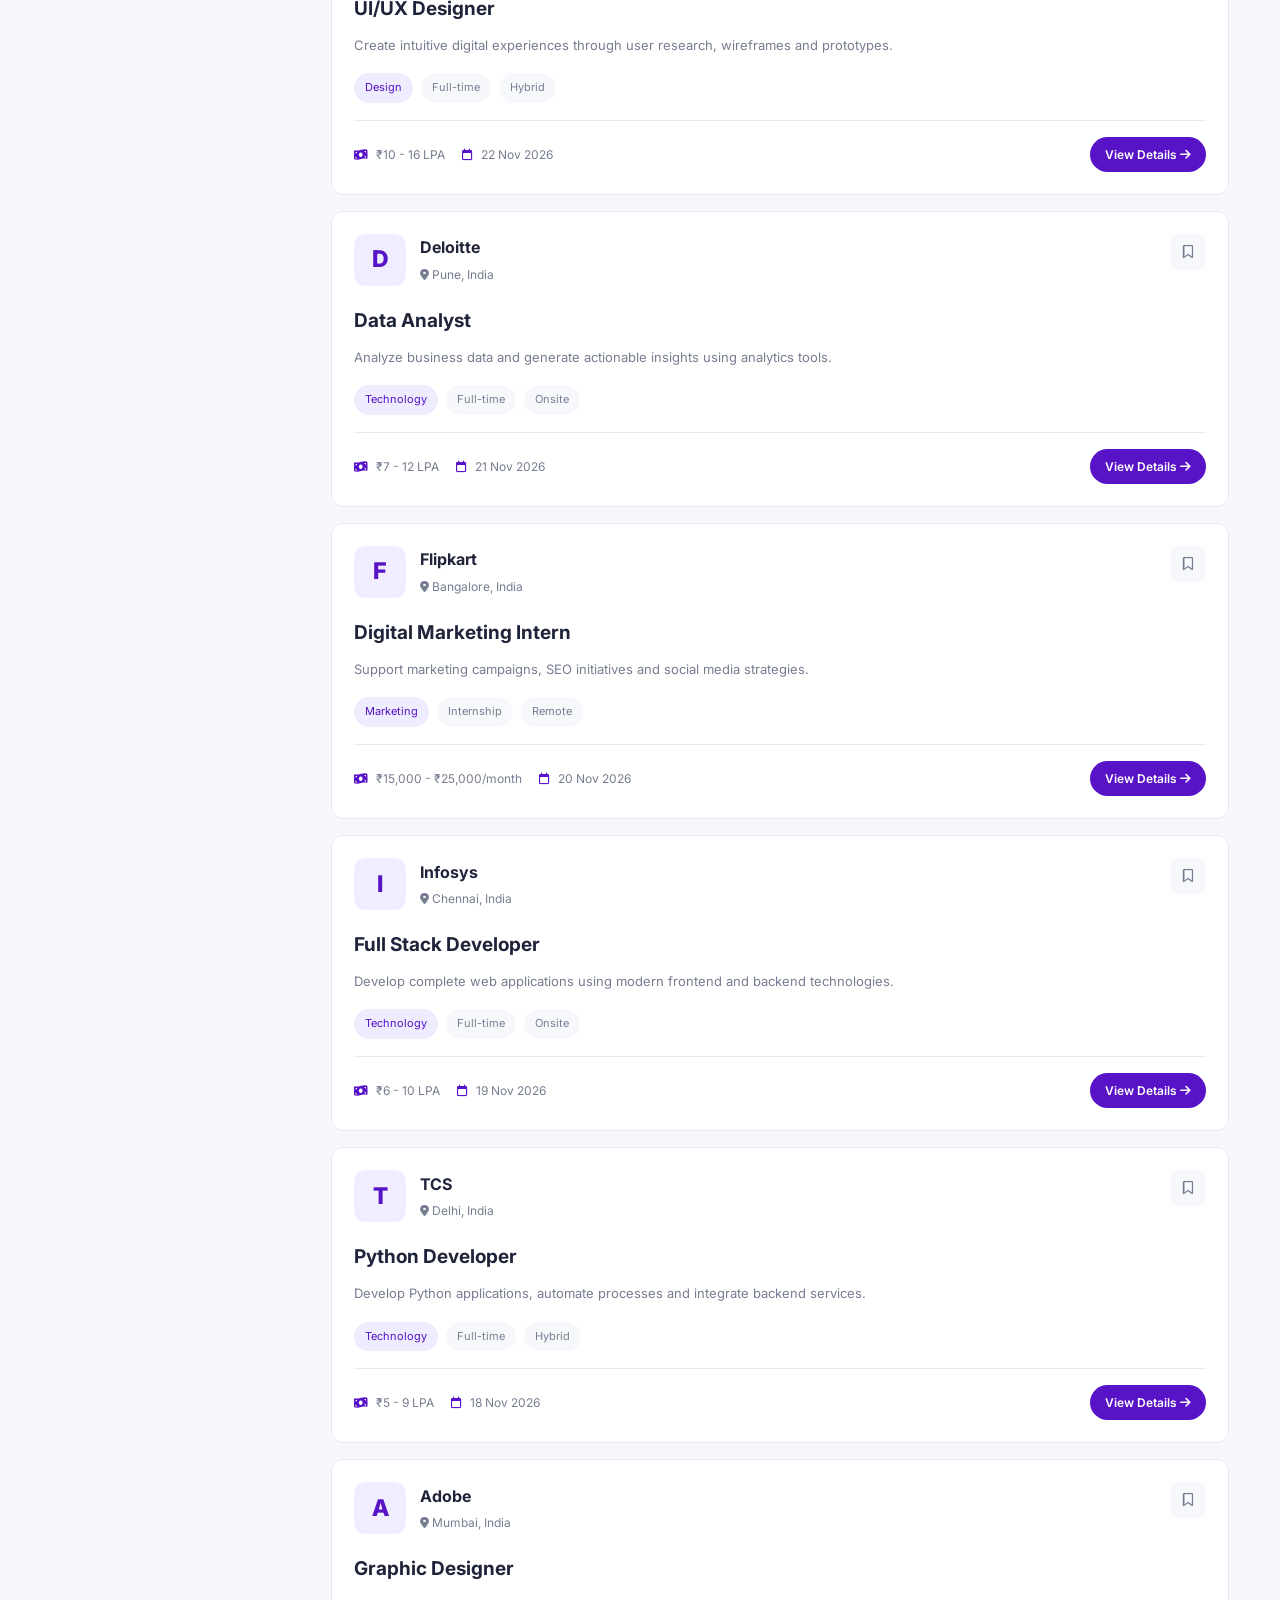
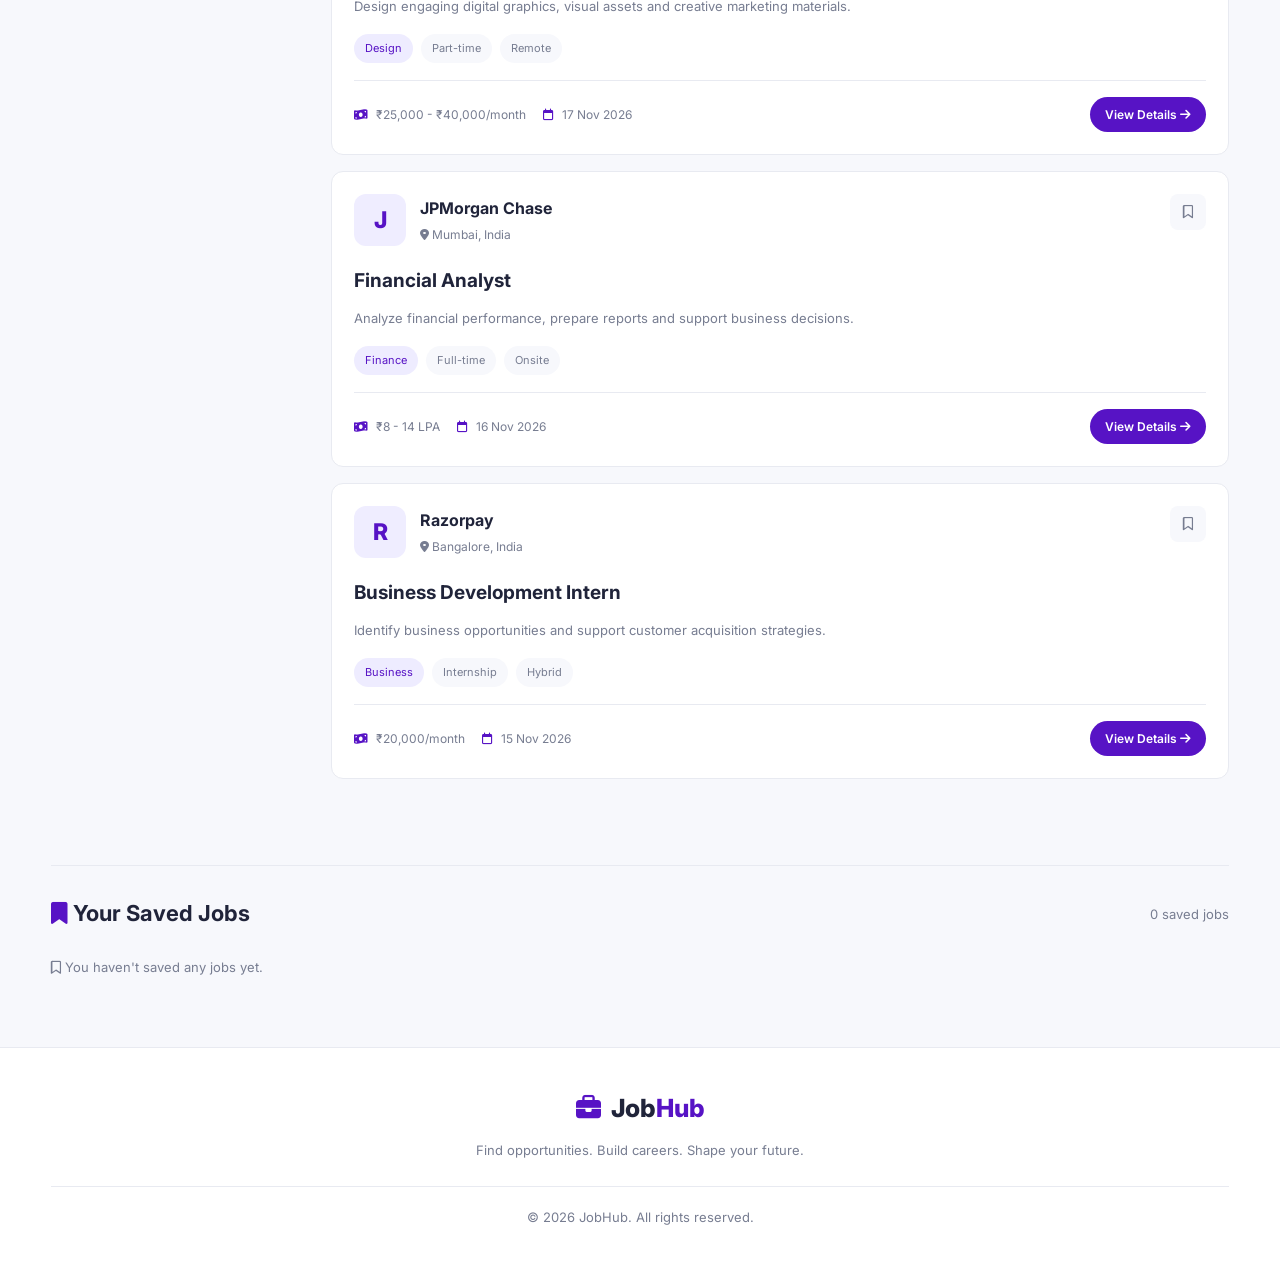
<file: Job Portal/index.html>
<!DOCTYPE html>
<html lang="en">
<head>
    <meta charset="UTF-8">
    <meta name="viewport" content="width=device-width, initial-scale=1.0">
    <title>JobHub - Find Your Dream Job | TechGuy 360</title>

    <!-- Google Fonts -->
    <link rel="preconnect" href="https://fonts.googleapis.com">
    <link rel="preconnect" href="https://fonts.gstatic.com" crossorigin>
    <link href="https://fonts.googleapis.com/css2?family=Inter:wght@400;500;600;700;800&display=swap" rel="stylesheet">

    <!-- Font Awesome -->
    <link rel="stylesheet" href="https://cdnjs.cloudflare.com/ajax/libs/font-awesome/6.5.2/css/all.min.css">
    <!-- CSS -->
    <link rel="stylesheet" href="style.css">
</head>
<body>

    <!-- ================= HEADER ================= -->
    <header class="header">
        <div class="container navbar">
            <a href="#" class="logo">
                <i class="fa-solid fa-briefcase"></i>
                Job<span>Hub</span>
            </a>

            <nav class="nav-links">
                <a href="#" class="active">Find Jobs</a>
                <a href="#jobs">Browse Jobs</a>
                <a href="#saved">Saved Jobs</a>
            </nav>

            <div class="nav-actions">
                <button class="theme-btn" id="themeToggle"
                    aria-label="Toggle theme">
                    <i class="fa-solid fa-moon"></i>
                </button>

                <a href="#jobs" class="post-btn">
                    Explore Jobs
                </a>

                <button class="mobile-menu" id="mobileMenu"
                    aria-label="Toggle navigation">
                    <i class="fa-solid fa-bars"></i>
                </button>
            </div>
        </div>
    </header>

    <!-- ================= HERO SECTION ================= -->
    <section class="hero">
        <div class="container hero-content">
            <span class="hero-tag">
                <i class="fa-solid fa-rocket"></i>
                Your career starts here
            </span>

            <h1>
                Find Your <span>Dream Job</span><br>
                Build Your Future
            </h1>

            <p>
                Discover thousands of opportunities from top companies.
                Find the right job that matches your skills and passion.
            </p>

            <!-- SEARCH FORM -->
            <form class="search-box" id="searchForm">
                <div class="search-field">
                    <i class="fa-solid fa-magnifying-glass"></i>

                    <input type="text" id="searchInput" placeholder="Job title, company or keyword">
                </div>

                <div class="search-field location-field">
                    <i class="fa-solid fa-location-dot"></i>

                    <input type="text" id="locationInput" placeholder="Location">
                </div>

                <button type="submit" class="search-btn">Search Jobs</button>
            </form>

            <div class="popular-searches">
                <span>Popular:</span>
                <button class="popular-tag" data-search="Developer">Developer</button>
                <button class="popular-tag" data-search="Designer">Designer</button>
                <button class="popular-tag" data-search="Marketing">Marketing</button>
                <button class="popular-tag" data-search="Data">Data</button>
            </div>
        </div>
    </section>

    <!-- ================= MAIN CONTENT ================= -->
    <main class="container main-content" id="jobs">

        <!-- FILTER SIDEBAR -->
        <aside class="filter-sidebar" id="filterSidebar">
            <div class="filter-heading">
                <h3><i class="fa-solid fa-sliders"></i>Filters</h3>
                <button id="clearFilters" class="clear-btn"> Clear All</button>
            </div>

            <!-- CATEGORY FILTER -->
            <div class="filter-group">
                <h4>Job Category</h4>
                <label>
                    <input type="checkbox" name="category" value="Technology">
                    Technology
                </label>

                <label>
                    <input type="checkbox" name="category" value="Design">
                    Design
                </label>

                <label>
                    <input type="checkbox" name="category" value="Marketing">
                    Marketing
                </label>

                <label>
                    <input type="checkbox" name="category" value="Finance">
                    Finance
                </label>

                <label>
                    <input type="checkbox" name="category" value="Business">
                    Business
                </label>
            </div>

            <!-- EMPLOYMENT TYPE -->
            <div class="filter-group">
                <h4>Employment Type</h4>

                <label>
                    <input type="checkbox" name="type" value="Full-time">
                    Full-time
                </label>

                <label>
                    <input type="checkbox" name="type" value="Part-time">
                    Part-time
                </label>

                <label>
                    <input type="checkbox" name="type" value="Internship">
                    Internship
                </label>

                <label>
                    <input type="checkbox" name="type" value="Contract">
                    Contract
                </label>
            </div>

            <!-- WORK MODE -->
            <div class="filter-group">
                <h4>Work Mode</h4>
                <label>
                    <input type="checkbox" name="mode" value="Remote">
                    Remote
                </label>

                <label>
                    <input type="checkbox" name="mode" value="Hybrid">
                    Hybrid
                </label>

                <label>
                    <input type="checkbox" name="mode" value="Onsite">
                    Onsite
                </label>

            </div>

            <!-- COMPANY FILTER -->
            <div class="filter-group">
                <h4>Company</h4>
                <select id="companyFilter">
                    <option value="">All Companies</option>
                </select>
            </div>
        </aside>

        <!-- JOB LISTINGS -->
        <section class="jobs-section">
            <div class="jobs-header">
                <div>
                    <h2>Latest Job Opportunities</h2>
                    <p>Explore opportunities that match your career goals.</p>
                </div>

                <button class="filter-mobile-btn" id="mobileFilterBtn">
                    <i class="fa-solid fa-filter"></i>
                    Filters
                </button>
            </div>

            <!-- JOB COUNT AND SORT -->
            <div class="jobs-toolbar">
                <p>Showing <strong id="jobCount">0</strong> jobs</p>

                <div class="sort-box">
                    <label for="sortSelect">Sort by:</label>
                    
                    <select id="sortSelect">
                        <option value="relevance">Relevance</option>
                        <option value="newest">Newest First</option>
                        <option value="company">Company Name</option>
                    </select>
                </div>
            </div>

            <!-- JOB CARDS CONTAINER -->
            <div class="job-list" id="jobList">

                <!-- JavaScript dynamically renders jobs here -->
            </div>

            <!-- EMPTY STATE -->
            <div class="empty-state" id="emptyState">
                <i class="fa-solid fa-folder-open"></i>
                <h3>No Jobs Found</h3>
                <p>
                    We couldn't find jobs matching your search.
                    Try changing your filters.
                </p>
                <button id="resetSearch" class="search-btn">
                    Reset Search
                </button>
            </div>
        </section>
    </main>


    <!-- ================= SAVED JOBS ================= -->
    <section class="container saved-section" id="saved">
        <div class="saved-heading">
            <h2>
                <i class="fa-solid fa-bookmark"></i>
                Your Saved Jobs
            </h2>
            <span id="savedCount">0 saved jobs</span>
        </div>

        <div class="saved-list" id="savedList">
            <p class="saved-empty">
                You haven't saved any jobs yet.
            </p>
        </div>
    </section>

    <!-- ================= JOB DETAILS MODAL ================= -->
    <div class="modal-overlay" id="jobModal">
        <div class="modal">
            <button class="modal-close" id="closeModal"
                aria-label="Close job details">
                <i class="fa-solid fa-xmark"></i>
            </button>
            <div id="modalContent">
                <!-- Job details dynamically inserted -->
            </div>
        </div>
    </div>

    <!-- ================= FOOTER ================= -->
    <footer class="footer">
        <div class="container">
            <a href="#" class="logo">
                <i class="fa-solid fa-briefcase"></i>
                Job<span>Hub</span>
            </a>
            <p>Find opportunities. Build careers. Shape your future.</p>
            <p class="copyright"> &copy; 2026 JobHub. All rights reserved.</p>
        </div>
    </footer>

    <!-- JavaScript -->
    <script src="script.js"></script>
</body>
</html>
</file>
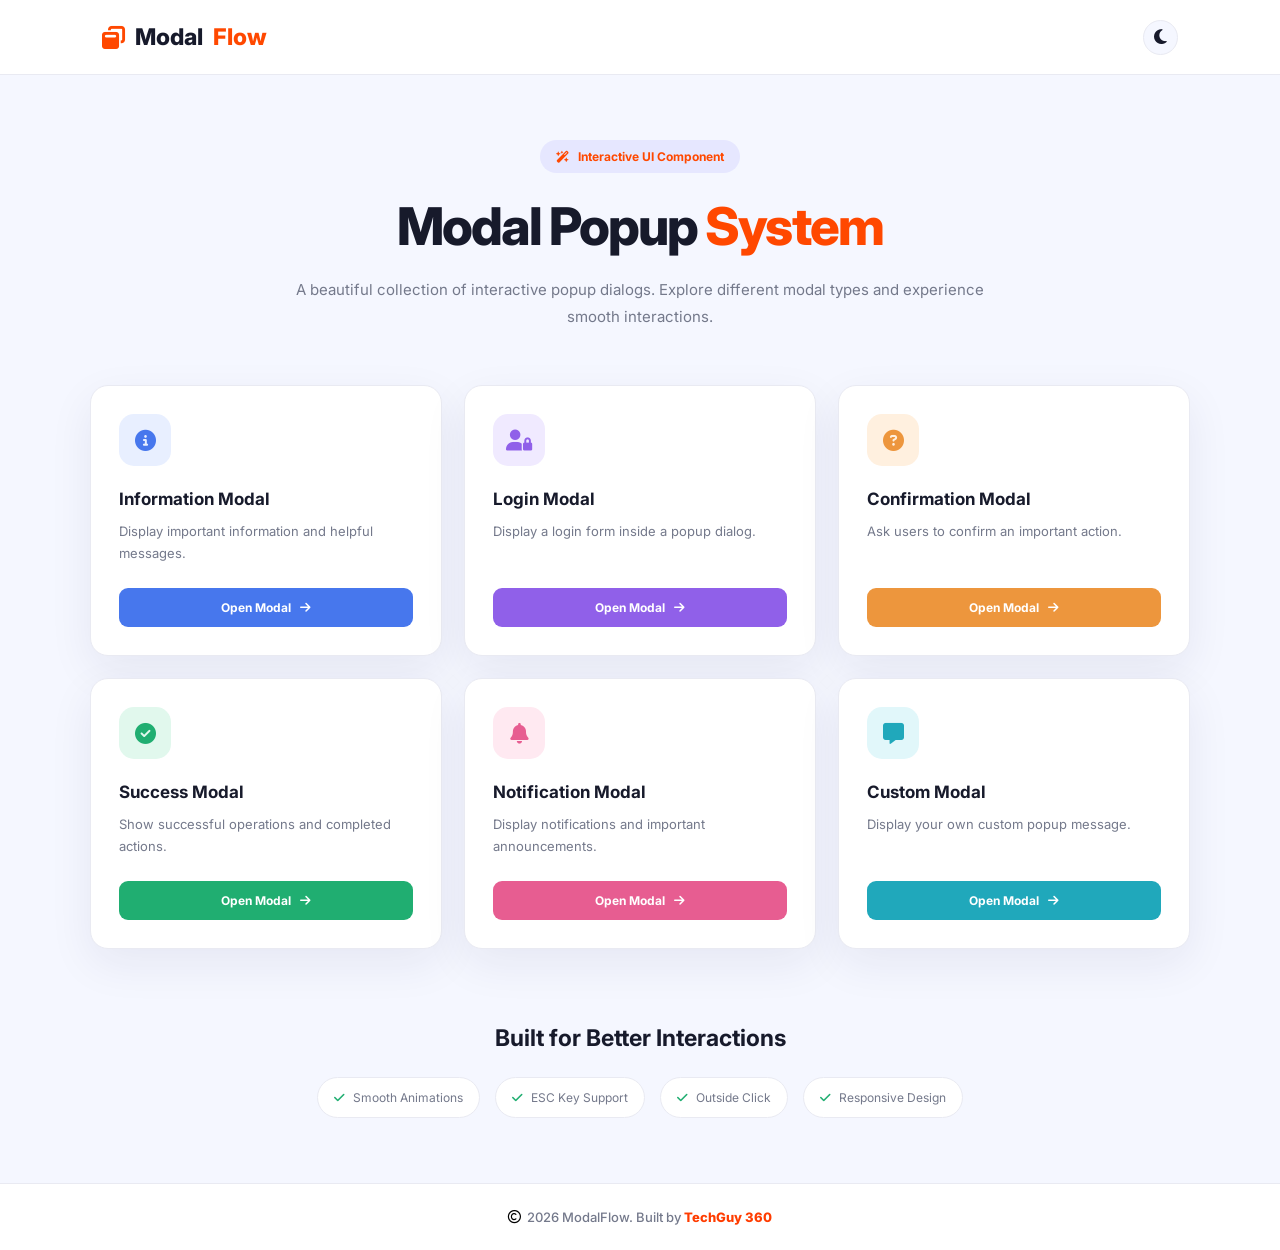
<file: Modal Popup System/index.html>
<!DOCTYPE html>
<html lang="en">
<head>
    <meta charset="UTF-8">
    <meta name="viewport" content="width=device-width, initial-scale=1.0">
    <meta name="description" content="Interactive Modal Popup System">
    <title>Modal Popup System - Js Project | TechGuy 360</title>

    <!-- Google Fonts -->
    <link rel="preconnect" href="https://fonts.googleapis.com">
    <link rel="preconnect" href="https://fonts.gstatic.com" crossorigin>
    <link href="https://fonts.googleapis.com/css2?family=Inter:wght@400;500;600;700;800&display=swap" rel="stylesheet">

    <!-- Font Awesome -->
    <link rel="stylesheet"
        href="https://cdnjs.cloudflare.com/ajax/libs/font-awesome/6.5.2/css/all.min.css">

    <!-- CSS -->
    <link rel="stylesheet" href="style.css">
</head>
<body>
    <!-- Background -->
    <div class="app-container">

        <!-- Navbar -->
        <nav class="navbar">
            <a href="#" class="logo">
                <i class="fa-solid fa-window-restore"></i>
                Modal<span>Flow</span>
            </a>

            <button class="theme-btn" id="themeBtn" aria-label="Toggle theme">
                <i class="fa-solid fa-moon"></i>
            </button>
        </nav>

        <!-- Main Content -->
        <main class="main-content">
            <div class="hero-section">
                <div class="hero-badge">
                    <i class="fa-solid fa-wand-magic-sparkles"></i>
                    Interactive UI Component
                </div>
                <h1>Modal Popup <span>System</span></h1>
                <p>
                    A beautiful collection of interactive popup dialogs.
                    Explore different modal types and experience smooth interactions.
                </p>
            </div>

            <!-- Modal Cards -->
            <section class="modal-grid">

                <!-- Information Modal -->
                <article class="modal-card">
                    <div class="card-icon blue">
                        <i class="fa-solid fa-circle-info"></i>
                    </div>

                    <h3>Information Modal</h3>
                    <p>Display important information and helpful messages.</p>

                    <button class="open-btn blue-btn" data-modal="infoModal">
                        Open Modal <i class="fa-solid fa-arrow-right"></i>
                    </button>
                </article>

                <!-- Login Modal -->
                <article class="modal-card">
                    <div class="card-icon purple">
                        <i class="fa-solid fa-user-lock"></i>
                    </div>

                    <h3>Login Modal</h3>
                    <p>Display a login form inside a popup dialog.</p>

                    <button class="open-btn purple-btn" data-modal="loginModal">
                        Open Modal <i class="fa-solid fa-arrow-right"></i>
                    </button>
                </article>

                <!-- Confirmation Modal -->
                <article class="modal-card">
                    <div class="card-icon orange">
                        <i class="fa-solid fa-circle-question"></i>
                    </div>

                    <h3>Confirmation Modal</h3>
                    <p>Ask users to confirm an important action.</p>

                    <button class="open-btn orange-btn" data-modal="confirmModal">
                        Open Modal <i class="fa-solid fa-arrow-right"></i>
                    </button>
                </article>

                <!-- Success Modal -->
                <article class="modal-card">
                    <div class="card-icon green">
                        <i class="fa-solid fa-circle-check"></i>
                    </div>

                    <h3>Success Modal</h3>
                    <p>Show successful operations and completed actions.</p>

                    <button class="open-btn green-btn" data-modal="successModal">
                        Open Modal <i class="fa-solid fa-arrow-right"></i>
                    </button>
                </article>

                <!-- Notification Modal -->
                <article class="modal-card">
                    <div class="card-icon pink">
                        <i class="fa-solid fa-bell"></i>
                    </div>

                    <h3>Notification Modal</h3>
                    <p>Display notifications and important announcements.</p>

                    <button class="open-btn pink-btn" data-modal="notificationModal">
                        Open Modal <i class="fa-solid fa-arrow-right"></i>
                    </button>
                </article>

                <!-- Custom Modal -->
                <article class="modal-card">
                    <div class="card-icon cyan">
                        <i class="fa-solid fa-message"></i>
                    </div>

                    <h3>Custom Modal</h3>
                    <p>Display your own custom popup message.</p>

                    <button class="open-btn cyan-btn" id="customModalBtn">
                        Open Modal <i class="fa-solid fa-arrow-right"></i>
                    </button>
                </article>

            </section>

            <!-- Features -->
            <section class="features">
                <h2>Built for Better Interactions</h2>

                <div class="feature-list">
                    <span><i class="fa-solid fa-check"></i> Smooth Animations</span>
                    <span><i class="fa-solid fa-check"></i> ESC Key Support</span>
                    <span><i class="fa-solid fa-check"></i> Outside Click</span>
                    <span><i class="fa-solid fa-check"></i> Responsive Design</span>
                </div>
            </section>

        </main>

        <!-- Footer -->
        <footer>
            <p>
                <i class="fa-regular fa-copyright"></i>
                2026 ModalFlow. Built by
                <strong>TechGuy 360</strong>
            </p>
        </footer>

    </div>

    <!-- ================= MODALS ================= -->

    <!-- Information Modal -->
    <dialog class="modal" id="infoModal" aria-labelledby="infoTitle">
        <div class="modal-content">
            <button class="close-btn" aria-label="Close dialog">
                <i class="fa-solid fa-xmark"></i>
            </button>

            <div class="modal-icon blue">
                <i class="fa-solid fa-circle-info"></i>
            </div>

            <h2 id="infoTitle">Information</h2>
            <p>
                Welcome to ModalFlow! This is an information popup.
                You can use modal dialogs to display important messages
                without navigating away from your current page.
            </p>

            <button class="modal-action blue-btn close-modal">
                Got It
            </button>
        </div>
    </dialog>

    <!-- Login Modal -->
    <dialog class="modal" id="loginModal" aria-labelledby="loginTitle">
        <div class="modal-content login-content">

            <button class="close-btn" aria-label="Close dialog">
                <i class="fa-solid fa-xmark"></i>
            </button>

            <div class="modal-icon purple">
                <i class="fa-solid fa-user"></i>
            </div>

            <h2 id="loginTitle">Welcome Back!</h2>
            <p>Enter your details to access your account.</p>

            <form id="loginForm">

                <div class="form-group">
                    <label for="email">Email Address</label>
                    <div class="input-box">
                        <i class="fa-solid fa-envelope"></i>
                        <input type="email" id="email"
                            placeholder="Enter your email" required>
                    </div>
                </div>

                <div class="form-group">
                    <label for="password">Password</label>
                    <div class="input-box">
                        <i class="fa-solid fa-lock"></i>
                        <input type="password" id="password"
                            placeholder="Enter your password" required>
                    </div>
                </div>

                <button type="submit" class="modal-action purple-btn">
                    Login <i class="fa-solid fa-arrow-right"></i>
                </button>
            </form>
        </div>
    </dialog>

    <!-- Confirmation Modal -->
    <dialog class="modal" id="confirmModal" aria-labelledby="confirmTitle">
        <div class="modal-content">

            <button class="close-btn" aria-label="Close dialog">
                <i class="fa-solid fa-xmark"></i>
            </button>

            <div class="modal-icon orange">
                <i class="fa-solid fa-triangle-exclamation"></i>
            </div>

            <h2 id="confirmTitle">Are You Sure?</h2>

            <p>
                Do you really want to perform this action?
                This operation may not be reversible.
            </p>

            <div class="modal-actions">
                <button class="modal-action secondary-btn close-modal">
                    Cancel
                </button>

                <button class="modal-action danger-btn" id="confirmDelete">
                    Yes, Continue
                </button>
            </div>

        </div>
    </dialog>

    <!-- Success Modal -->
    <dialog class="modal" id="successModal" aria-labelledby="successTitle">
        <div class="modal-content">

            <button class="close-btn" aria-label="Close dialog">
                <i class="fa-solid fa-xmark"></i>
            </button>

            <div class="modal-icon green">
                <i class="fa-solid fa-check"></i>
            </div>

            <h2 id="successTitle">Successfully Completed!</h2>

            <p>
                Your operation has been completed successfully.
                Everything is working as expected.
            </p>

            <button class="modal-action green-btn close-modal">
                Awesome!
            </button>

        </div>
    </dialog>

    <!-- Notification Modal -->
    <dialog class="modal" id="notificationModal" aria-labelledby="notificationTitle">
        <div class="modal-content">

            <button class="close-btn" aria-label="Close dialog">
                <i class="fa-solid fa-xmark"></i>
            </button>

            <div class="modal-icon pink">
                <i class="fa-solid fa-bell"></i>
            </div>

            <h2 id="notificationTitle">New Notification</h2>

            <p>
                You have a new notification! Stay updated with the
                latest activities and important information.
            </p>

            <button class="modal-action pink-btn close-modal">
                Understood
            </button>

        </div>
    </dialog>

    <!-- Custom Modal -->
    <dialog class="modal" id="customModal" aria-labelledby="customTitle">
        <div class="modal-content">
            <button class="close-btn" aria-label="Close dialog">
                <i class="fa-solid fa-xmark"></i>
            </button>

            <div class="modal-icon cyan">
                <i class="fa-solid fa-comment-dots"></i>
            </div>

            <h2 id="customTitle">Custom Message</h2>

            <p id="customMessage">
                This is your custom modal popup. You can modify its
                content according to your requirements.
            </p>

            <button class="modal-action cyan-btn close-modal">
                Close Popup
            </button>
        </div>
    </dialog>

    <!-- Toast Notification -->
    <div class="toast" id="toast" role="status" aria-live="polite">
        <i class="fa-solid fa-circle-check"></i>
        <span id="toastMessage">Action completed!</span>
    </div>

    <!-- JavaScript -->
    <script src="script.js"></script>
</body>
</html>
</file>
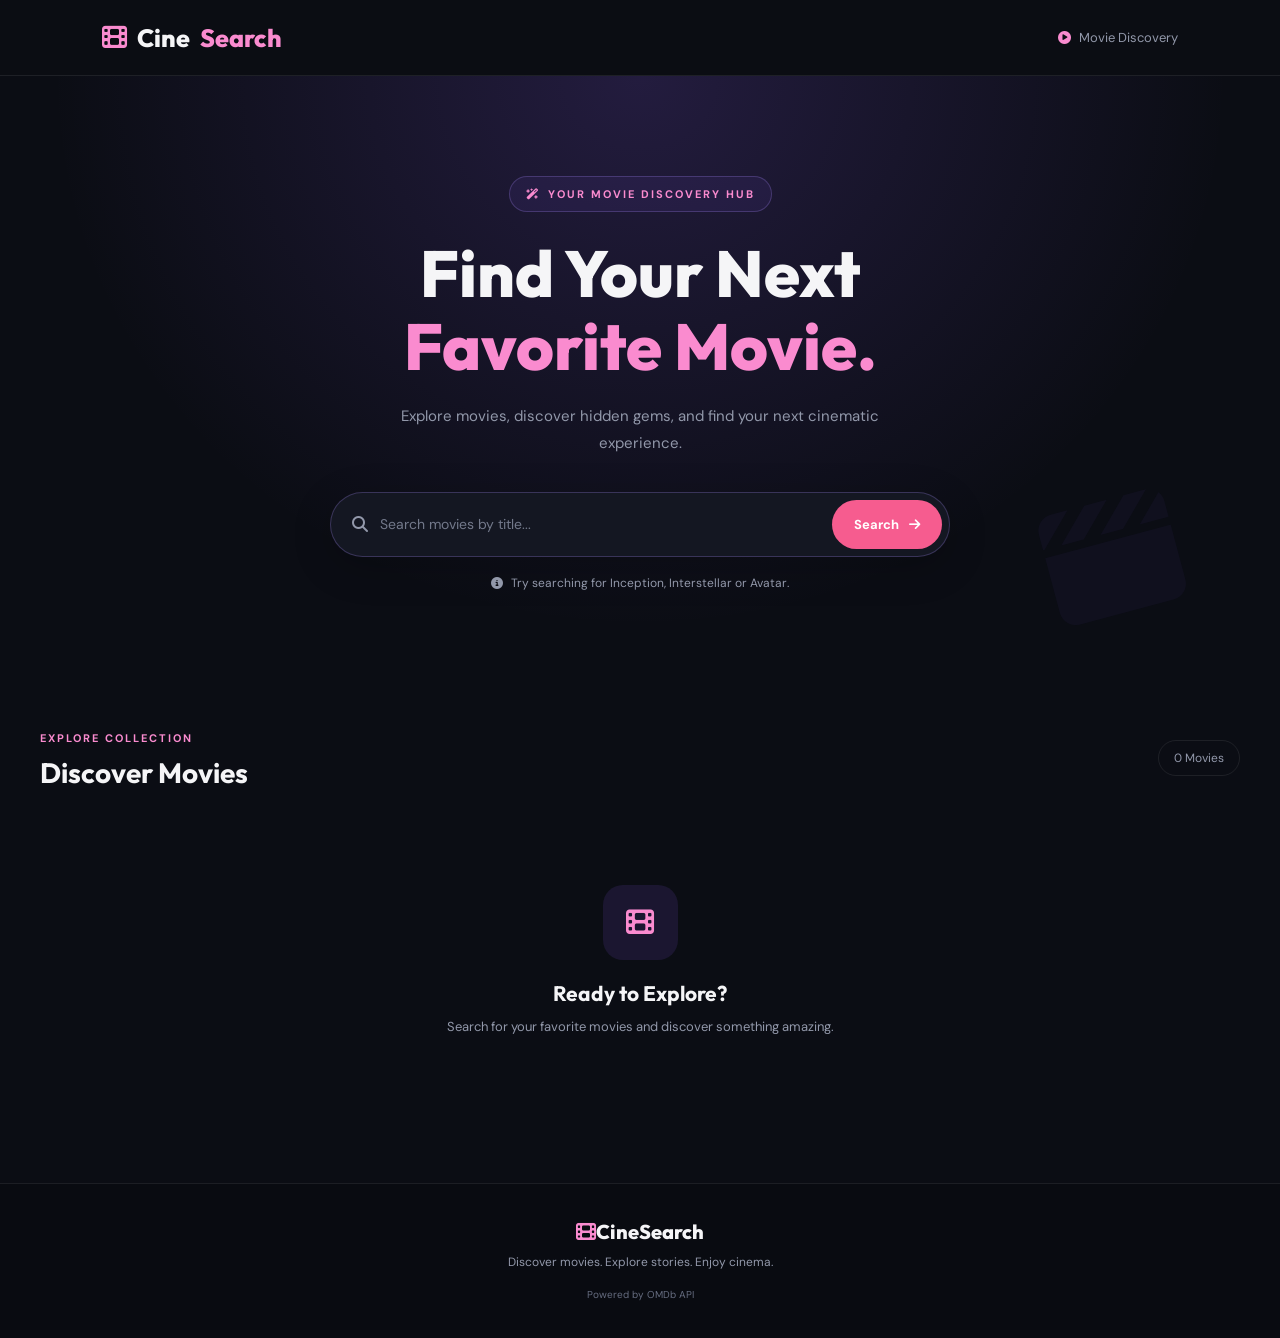
<file: Movie Search App/index.html>
<!DOCTYPE html>
<html lang="en">
<head>
    <meta charset="UTF-8">
    <meta name="viewport" content="width=device-width, initial-scale=1.0">
    <title>Movie Search App - Js Project | TechGuy 360</title>

    <!-- Google Fonts -->
    <link rel="preconnect" href="https://fonts.googleapis.com">
    <link rel="preconnect" href="https://fonts.gstatic.com" crossorigin>
    <link href="https://fonts.googleapis.com/css2?family=DM+Sans:wght@400;500;600;700;800&family=Outfit:wght@400;500;600;700;800&display=swap" rel="stylesheet">

    <!-- Font Awesome -->
    <link rel="stylesheet" href="https://cdnjs.cloudflare.com/ajax/libs/font-awesome/6.7.2/css/all.min.css">

    <!-- CSS -->
    <link rel="stylesheet" href="style.css">
</head>
<body>
    <!-- Navbar -->
    <header class="navbar">
        <a href="#" class="logo">
            <i class="fa-solid fa-film"></i>
            Cine<span>Search</span>
        </a>
        <div class="nav-tag"><i class="fa-solid fa-circle-play"></i>Movie Discovery</div>
    </header>

    <!-- Hero Section -->
    <main>
        <section class="hero">
            <div class="hero-content">
                <span class="hero-label"><i class="fa-solid fa-wand-magic-sparkles"></i>YOUR MOVIE DISCOVERY HUB</span>
                <h1>Find Your Next<span>Favorite Movie.</span></h1>
                <p>Explore movies, discover hidden gems, and find your next cinematic experience.</p>

                <!-- Search Form -->
                <form class="search-form" id="searchForm">
                    <i class="fa-solid fa-magnifying-glass search-icon"></i>
                    <input type="text" id="searchInput" placeholder="Search movies by title..." autocomplete="off" aria-label="Search movies">
                    <button type="submit" id="searchButton"> Search <i class="fa-solid fa-arrow-right"></i></button>

                </form>
                <div class="search-hint">
                    <i class="fa-solid fa-circle-info"></i>
                    Try searching for Inception, Interstellar or Avatar.
                </div>
            </div>
            <div class="hero-decoration"><i class="fa-solid fa-clapperboard"></i></div>
        </section>

        <!-- Movie Results -->
        <section class="movies-section">
            <div class="section-heading">
                <div>
                    <span class="section-label">EXPLORE COLLECTION</span>
                    <h2 id="resultsTitle">Discover Movies</h2>
                </div>
                <span class="results-count" id="resultsCount">0 Movies</span>
            </div>

            <!-- Loading -->
            <div class="loading-container hidden" id="loading">
                <div class="spinner"></div>
                <p>Searching for movies...</p>
            </div>

            <!-- Error / Empty State -->
            <div class="message-container" id="message">
                <div class="message-icon"><i class="fa-solid fa-film"></i></div>

                <h3>Ready to Explore?</h3>
                <p>Search for your favorite movies and discover something amazing.</p>
            </div>

            <!-- Movie Cards -->
            <div class="movies-grid" id="moviesGrid"></div>
            <!-- Pagination -->
            <div class="pagination hidden" id="pagination">
                <button id="prevButton" disabled><i class="fa-solid fa-chevron-left"></i>Previous</button>

                <span id="pageInfo">Page 1</span>
                <button id="nextButton">Next<i class="fa-solid fa-chevron-right"></i></button>
            </div>
        </section>
    </main>

    <!-- Movie Details Modal -->
    <div class="modal hidden" id="movieModal">
        <div class="modal-overlay" id="modalOverlay"></div>
        <div class="modal-content">
            <button class="modal-close" id="closeModal"
                aria-label="Close movie details">
                <i class="fa-solid fa-xmark"></i>
            </button>
            <div id="modalBody"></div>
        </div>
    </div>

    <!-- Footer -->
    <footer>
        <div class="footer-logo"><i class="fa-solid fa-film"></i>CineSearch</div>
        <p>Discover movies. Explore stories. Enjoy cinema.</p>
        <span>Powered by OMDb API</span>
    </footer>

    <!-- JavaScript -->
    <script src="script.js"></script>
</body>
</html>
</file>
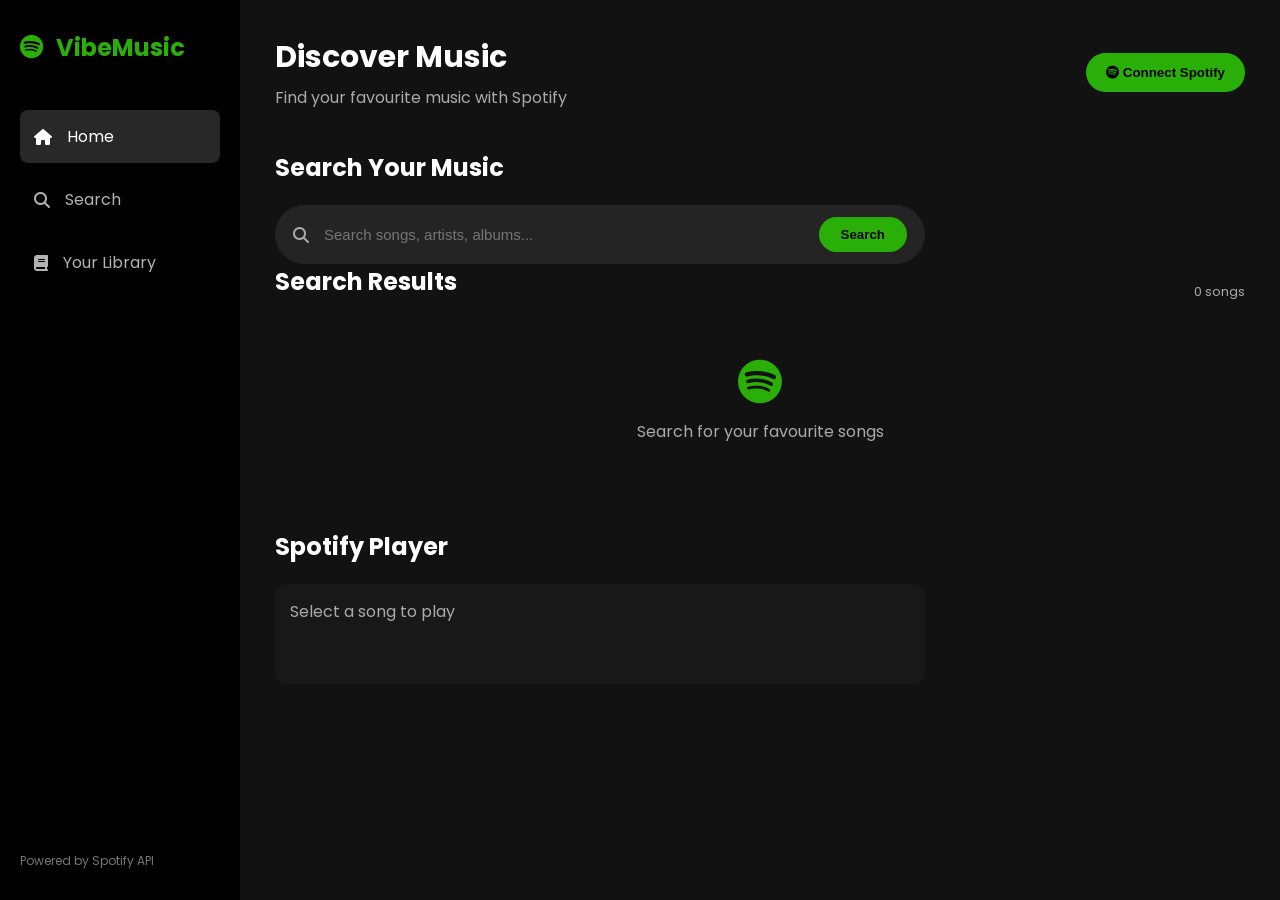
<file: Music Player App/index.html>
<!DOCTYPE html>
<html lang="en">
<head>
    <meta charset="UTF-8">
    <meta name="viewport" content="width=device-width, initial-scale=1.0">

    <title>VibeMusic - Spotify Music Player</title>

    <link rel="preconnect" href="https://fonts.googleapis.com">
    <link href="https://fonts.googleapis.com/css2?family=Poppins:wght@300;400;500;600;700&display=swap" rel="stylesheet">

    <link rel="stylesheet" href="https://cdnjs.cloudflare.com/ajax/libs/font-awesome/6.5.0/css/all.min.css">

    <link rel="stylesheet" href="style.css">
</head>
<body>
    <div class="app">
        <!-- Sidebar -->
        <aside class="sidebar">

            <h2 class="logo">
                <i class="fa-brands fa-spotify"></i>
                VibeMusic
            </h2>

            <nav>
                <a href="#" class="active">
                    <i class="fa-solid fa-house"></i>
                    Home
                </a>

                <a href="#search">
                    <i class="fa-solid fa-magnifying-glass"></i>
                    Search
                </a>

                <a href="#library">
                    <i class="fa-solid fa-book"></i>
                    Your Library
                </a>
            </nav>

            <div class="sidebar-bottom">
                <p>Powered by Spotify API</p>
            </div>
        </aside>

        <!-- Main Content -->
        <main class="main-content">
            <header class="topbar">
                <div>
                    <h1>Discover Music</h1>
                    <p>Find your favourite music with Spotify</p>
                </div>

                <button id="loginBtn" class="login-btn">
                    <i class="fa-brands fa-spotify"></i>
                    Connect Spotify
                </button>
            </header>

            <!-- Search -->
            <section class="search-section" id="search">
                <h2>Search Your Music</h2>
                <div class="search-box">
                    <i class="fa-solid fa-magnifying-glass"></i>

                    <input type="text" id="searchInput" placeholder="Search songs, artists, albums...">
                    <button id="searchBtn">Search</button>
                </div
            </section>

            <!-- Search Results -->
            <section class="music-section">
                <div class="section-heading">
                    <h2>Search Results</h2>
                    <span id="resultCount">0 songs</span>
                </div>
                <div id="musicContainer" class="music-grid">

                    <div class="empty-state">
                        <i class="fa-brands fa-spotify"></i>
                        <p>Search for your favourite songs</p>
                    </div>
                </div>
            </section>

            <!-- Spotify Player -->
            <section class="player-section">
                <h2>Spotify Player</h2>
                <div id="spotifyPlayer" class="spotify-player">
                    <p>Select a song to play</p>
                </div>
            </section>
        </main>
    </div>

    <script src="script.js"></script>
</body>
</html>
</file>
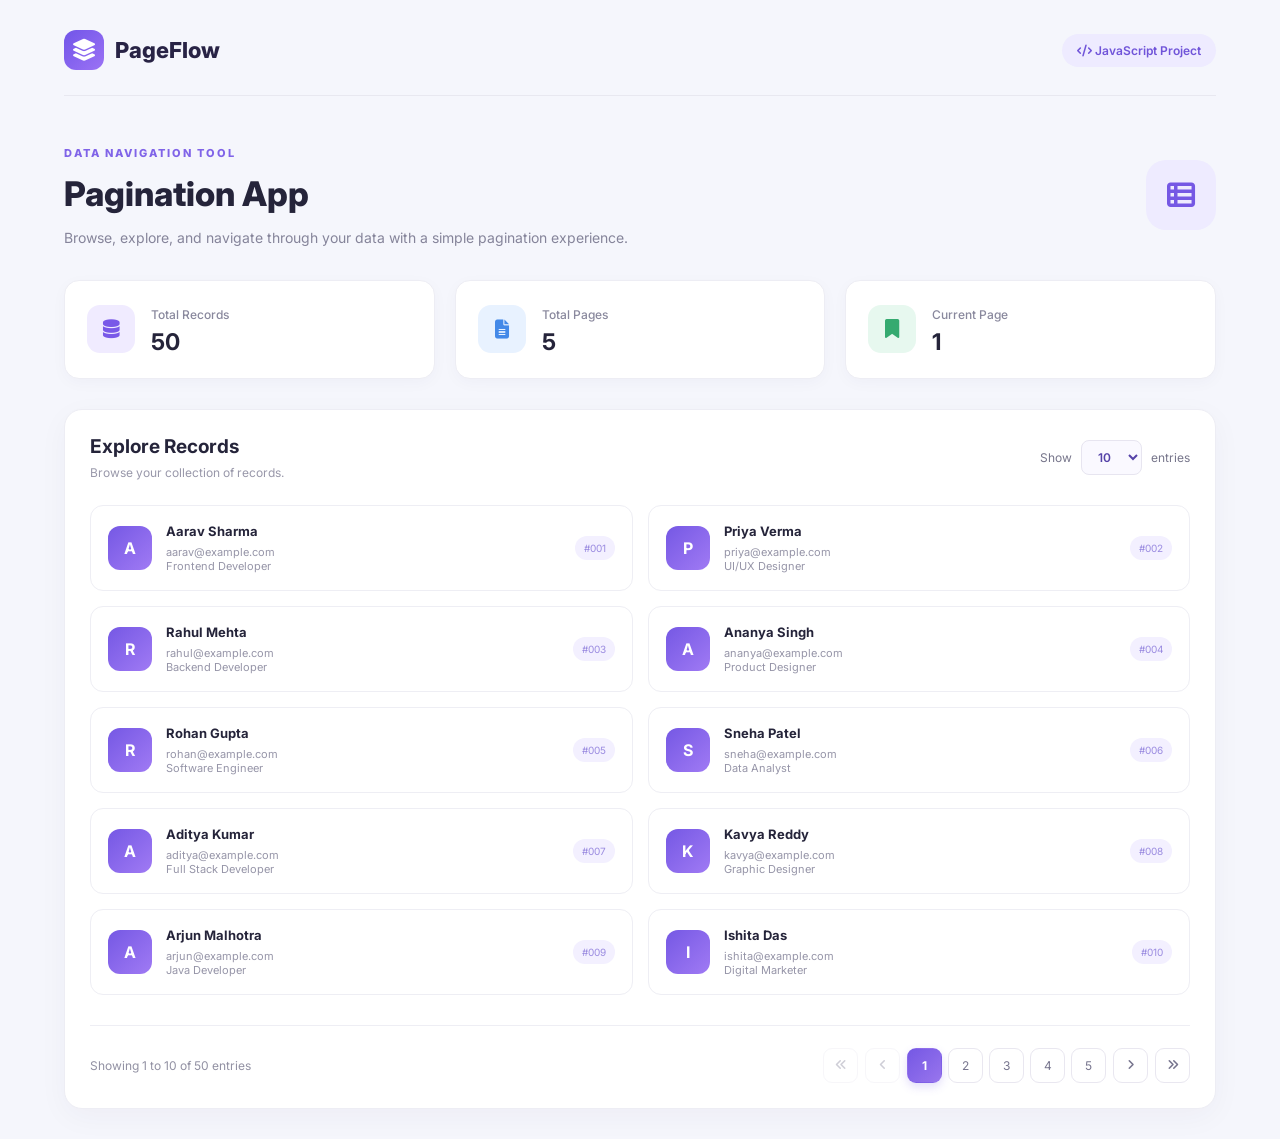
<file: Pagination App/index.html>
<!DOCTYPE html>
<html lang="en">
<head>
    <meta charset="UTF-8">
    <meta name="viewport" content="width=device-width, initial-scale=1.0">
    <title>Pagination App - JavaScript | TechGuy 360</title>

    <!-- Google Fonts -->
    <link rel="preconnect" href="https://fonts.googleapis.com">
    <link rel="preconnect" href="https://fonts.gstatic.com" crossorigin>
    <link href="https://fonts.googleapis.com/css2?family=Inter:wght@400;500;600;700;800&display=swap" rel="stylesheet">

    <!-- Font Awesome -->
    <link rel="stylesheet"
        href="https://cdnjs.cloudflare.com/ajax/libs/font-awesome/6.7.2/css/all.min.css">

    <!-- CSS -->
    <link rel="stylesheet" href="style.css">
</head>
<body>
    <main class="container">
        <!-- Header -->
        <header class="header">
            <div class="logo">
                <div class="logo-icon">
                    <i class="fa-solid fa-layer-group"></i>
                </div>

                <span>PageFlow</span>
            </div>

            <div class="header-tag">
                <i class="fa-solid fa-code"></i>
                JavaScript Project
            </div>
        </header>

        <!-- Main Content -->
        <section class="main-section">
            <div class="section-heading">
                <div>
                    <span class="eyebrow">DATA NAVIGATION TOOL</span>

                    <h1>Pagination App</h1>

                    <p>
                        Browse, explore, and navigate through your data
                        with a simple pagination experience.
                    </p>
                </div>

                <div class="heading-icon">
                    <i class="fa-solid fa-table-list"></i>
                </div>
            </div>

            <!-- Statistics -->
            <div class="stats">
                <div class="stat-card">
                    <div class="stat-icon purple">
                        <i class="fa-solid fa-database"></i>
                    </div>

                    <div>
                        <span>Total Records</span>
                        <h2 id="totalRecords">0</h2>
                    </div>
                </div>

                <div class="stat-card">
                    <div class="stat-icon blue">
                        <i class="fa-solid fa-file-lines"></i>
                    </div>

                    <div>
                        <span>Total Pages</span>
                        <h2 id="totalPages">0</h2>
                    </div>
                </div>

                <div class="stat-card">
                    <div class="stat-icon green">
                        <i class="fa-solid fa-bookmark"></i>
                    </div>

                    <div>
                        <span>Current Page</span>
                        <h2 id="currentPageStat">1</h2>
                    </div>
                </div>
            </div>

            <!-- Content Card -->
            <div class="content-card">
                <div class="content-header">
                    <div>
                        <h2>Explore Records</h2>
                        <p>Browse your collection of records.</p>
                    </div>

                    <div class="per-page">
                        <label for="itemsPerPage">Show</label>
                        <select id="itemsPerPage">
                            <option value="5">5</option>
                            <option value="10" selected>10</option>
                            <option value="15">15</option>
                            <option value="20">20</option>
                        </select>
                        <span>entries</span>
                    </div>
                </div>

                <!-- Records -->
                <div id="recordsContainer" class="records-grid">
                    <!-- JavaScript renders records here -->
                </div>

                <!-- Empty State -->
                <div id="emptyState" class="empty-state hidden">
                    <i class="fa-solid fa-folder-open"></i>
                    <h3>No Records Found</h3>
                    <p>There is no data available to display.</p>
                </div>

                <!-- Pagination Footer -->
                <div class="pagination-footer">
                    <div class="results-info" id="resultsInfo">
                        Showing 0 to 0 of 0 entries
                    </div>

                    <div class="pagination" id="pagination">
                        <button class="page-btn nav-btn" id="firstBtn"
                            aria-label="First page" title="First page">
                            <i class="fa-solid fa-angles-left"></i>
                        </button>

                        <button class="page-btn nav-btn" id="prevBtn"
                            aria-label="Previous page" title="Previous page">
                            <i class="fa-solid fa-angle-left"></i>
                        </button>

                        <div class="page-numbers" id="pageNumbers">
                            <!-- Page numbers generated here -->
                        </div>

                        <button class="page-btn nav-btn" id="nextBtn"
                            aria-label="Next page" title="Next page">
                            <i class="fa-solid fa-angle-right"></i>
                        </button>

                        <button class="page-btn nav-btn" id="lastBtn"
                            aria-label="Last page" title="Last page">
                            <i class="fa-solid fa-angles-right"></i>
                        </button>
                    </div>
                </div>
            </div>
        </section>
    </main>

    <!-- JavaScript -->
    <script src="script.js"></script>

</body>
</html>
</file>
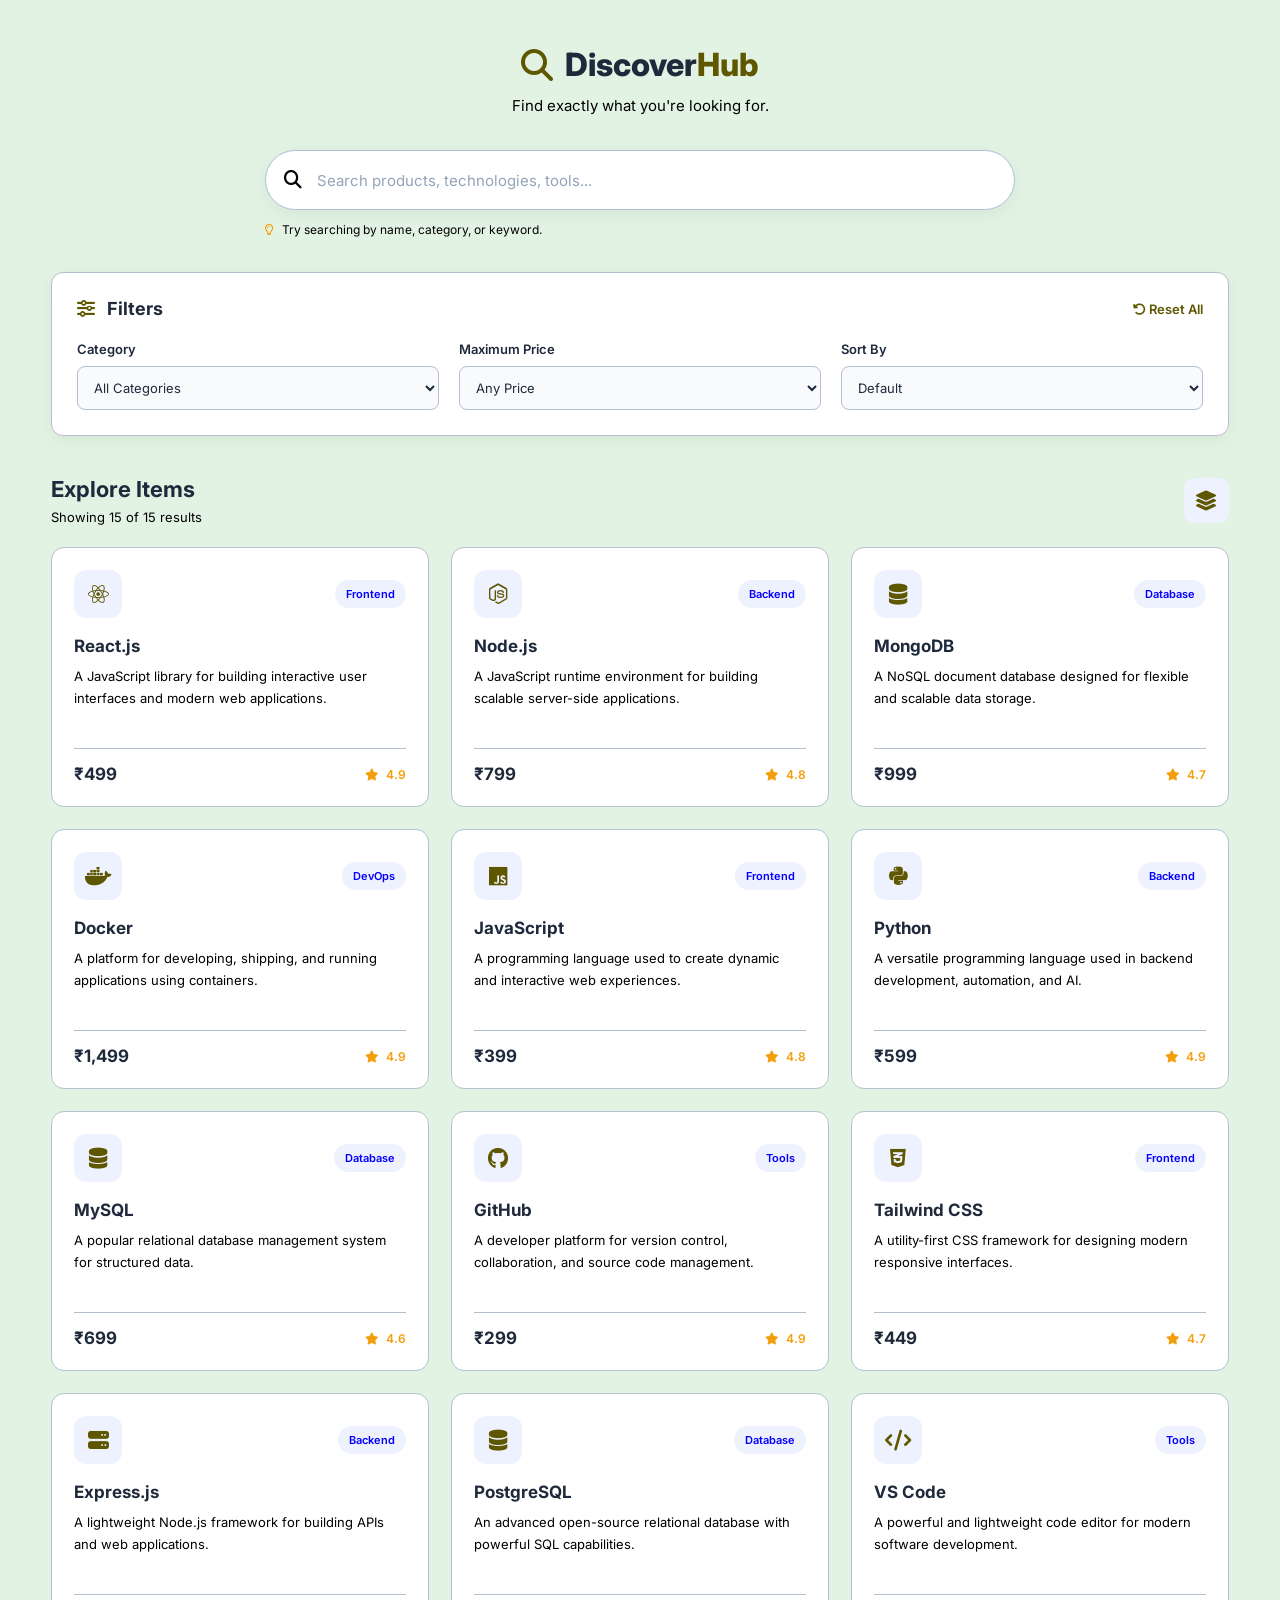
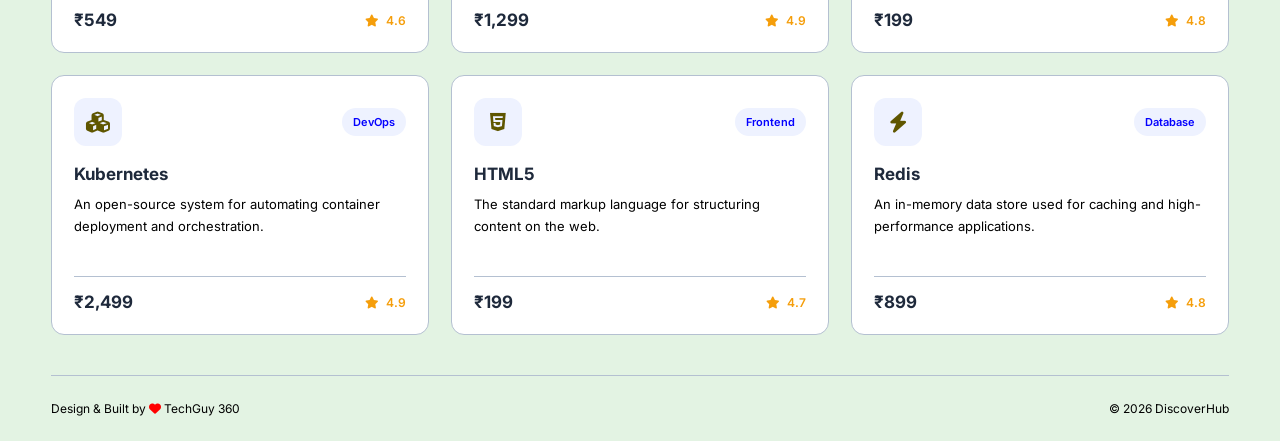
<file: Search & Filter App/index.html>
<!DOCTYPE html>
<html lang="en">
<head>
    <meta charset="UTF-8">
    <meta name="viewport" content="width=device-width, initial-scale=1.0">
    <title>Search & Filter App - Js Project | TechGuy 360</title>
    <!-- Google Fonts -->
    <link rel="preconnect" href="https://fonts.googleapis.com">
    <link rel="preconnect" href="https://fonts.gstatic.com" crossorigin>

    <link href="https://fonts.googleapis.com/css2?family=Inter:wght@400;500;600;700;800&display=swap" rel="stylesheet">

    <!-- Font Awesome -->
    <link rel="stylesheet" href="https://cdnjs.cloudflare.com/ajax/libs/font-awesome/6.7.2/css/all.min.css">

    <!-- Custom CSS -->
    <link rel="stylesheet" href="style.css">
</head>
<body>
    <div class="app-container">
        <!-- Header -->
        <header class="header">
            <div class="logo">
                <i class="fa-solid fa-magnifying-glass"></i>
                <span>Discover<span class="logo-highlight">Hub</span></span>
            </div>

            <p class="header-subtitle">
                Find exactly what you're looking for.
            </p>
        </header>
        <!-- Main Content -->
        <main>

            <!-- Search Section -->
            <section class="search-section">
                <div class="search-box">
                    <i class="fa-solid fa-magnifying-glass search-icon"></i>
                    <input type="text" id="searchInput" placeholder="Search products, technologies, tools..." autocomplete="off" aria-label="Search items">

                    <button id="clearSearch" class="clear-search"
                            aria-label="Clear search">
                        <i class="fa-solid fa-xmark"></i>
                    </button>
                </div>

                <p class="search-hint">
                    <i class="fa-regular fa-lightbulb"></i>
                    Try searching by name, category, or keyword.
                </p>
            </section>

            <!-- Filter Section -->
            <section class="filter-section">
                <div class="filter-header">
                    <h2>
                        <i class="fa-solid fa-sliders"></i>
                        Filters
                    </h2>

                    <button id="resetFilters" class="reset-btn">
                        <i class="fa-solid fa-rotate-left"></i>
                        Reset All
                    </button>
                </div>

                <div class="filter-controls">
                    <!-- Category Filter -->
                    <div class="filter-group">
                        <label for="categoryFilter">Category</label>

                        <select id="categoryFilter">
                            <option value="all">All Categories</option>
                            <option value="Frontend">Frontend</option>
                            <option value="Backend">Backend</option>
                            <option value="Database">Database</option>
                            <option value="DevOps">DevOps</option>
                            <option value="Tools">Tools</option>
                        </select>
                    </div>

                    <!-- Price Filter -->
                    <div class="filter-group">
                        <label for="priceFilter">Maximum Price</label>

                        <select id="priceFilter">
                            <option value="all">Any Price</option>
                            <option value="500">Under ₹500</option>
                            <option value="1000">Under ₹1,000</option>
                            <option value="2000">Under ₹2,000</option>
                            <option value="5000">Under ₹5,000</option>
                        </select>
                    </div>

                    <!-- Sort Filter -->
                    <div class="filter-group">
                        <label for="sortFilter">Sort By</label>

                        <select id="sortFilter">
                            <option value="default">Default</option>
                            <option value="name-asc">Name: A to Z</option>
                            <option value="name-desc">Name: Z to A</option>
                            <option value="price-low">Price: Low to High</option>
                            <option value="price-high">Price: High to Low</option>
                            <option value="rating">Highest Rated</option>
                        </select>
                    </div>
                </div>
            </section>

            <!-- Results Information -->
            <section class="results-section">
                <div class="results-header">
                    <div>
                        <h2>Explore Items</h2>
                        <p id="resultsCount">Showing 0 results</p>
                    </div>

                    <span class="results-icon">
                        <i class="fa-solid fa-layer-group"></i>
                    </span>
                </div>

                <!-- Dynamic Results -->
                <div id="resultsContainer" class="results-grid">
                    <!-- JavaScript generates cards here -->
                </div>

                <!-- Empty State -->
                <div id="emptyState" class="empty-state hidden">
                    <div class="empty-icon">
                        <i class="fa-solid fa-box-open"></i>
                    </div>
                    <h3>No Results Found</h3>
                    <p>
                        We couldn't find anything matching your search.
                        Try different keywords or reset your filters.
                    </p>

                    <button id="emptyResetBtn">
                        <i class="fa-solid fa-rotate-left"></i>
                        Clear Filters
                    </button>
                </div>
            </section>
        </main>

        <!-- Footer -->
        <footer class="footer">
            <p>Design & Built by <i class="fa-solid fa-heart"></i> TechGuy 360</p>
            <p>© 2026 DiscoverHub</p>
        </footer>
    </div>

    <!-- Custom JavaScript -->
    <script src="script.js"></script>
</body>
</html>
</file>
<file: Countdown Timer/style.css>
*{
    margin: 0;
    padding: 0;
    box-sizing: border-box;
}

:root{
    --primary: #ff63f7;
    --primary-dark: #e848e0;
    --background: #f5f6fc;
    --white: #ffffff;
    --text-dark: #20243a;
    --text-light: #85899d;
    --border: #e9eaf2;
    --success: #20b77a;
    --danger: #ef5350;
    --orange: #ff9f43;
}
body{
    font-family: 'Inter', sans-serif;
    background: var(--background);
    color: var(--text-dark);
    min-height: 100vh;
    padding: 30px 20px;
}
.app-container{
    max-width: 1000px;
    margin: auto;
}

/* === HEADER === */
.header{
    display: flex;
    justify-content: space-between;
    align-items: center;
    margin-bottom: 30px;
}
.logo{
    display: flex;
    align-items: center;
    gap: 12px;
}
.logo-icon{
    width: 48px;
    height: 48px;
    border-radius: 14px;
    background: var(--primary);
    color: var(--white);
    display: grid;
    place-items: center;
    font-size: 22px;
}
.logo h1{
    font-size: 22px;
    font-weight: 800;
}
.logo p{
    color: var(--text-light);
    font-size: 12px;
    margin-top: 4px;
}
.header-status{
    display: flex;
    align-items: center;
    gap: 8px;
    color: var(--text-light);
    font-size: 13px;
}
.status-dot{
    width: 9px;
    height: 9px;
    background: var(--success);
    border-radius: 50%;
}

/* === TIMER CARD === */
.timer-card{
    background: var(--white);
    max-width: 650px;
    margin: auto;
    padding: 35px;
    border-radius: 24px;
    box-shadow: 0 15px 50px rgba(40, 45, 90, 0.07);
}
.card-heading{
    display: flex;
    justify-content: space-between;
    align-items: center;
}
.eyebrow{
    color: var(--primary);
    font-size: 10px;
    font-weight: 700;
    letter-spacing: 2px;
}
.card-heading h2{
    font-size: 25px;
    margin: 10px 0 6px;
}
.card-heading p{
    font-size: 13px;
    color: var(--text-light);
}
.timer-icon{
    width: 48px;
    height: 48px;
    background: #f0efff;
    color: var(--primary);
    display: grid;
    place-items: center;
    border-radius: 14px;
    font-size: 22px;
}

/* === CIRCULAR TIMER === */
.timer-section{
    display: flex;
    justify-content: center;
    margin: 35px 0;
}
.progress-ring{
    --progress: 0deg;
    width: 270px;
    height: 270px;
    border-radius: 50%;
    background: conic-gradient(
        var(--primary) var(--progress),
        #eeedfa var(--progress)
    );
    display: grid;
    place-items: center;
    transition: background 0.3s ease;
    position: relative;
}
.progress-inner{
    width: 240px;
    height: 240px;
    border-radius: 50%;
    background: var(--white);
    display: flex;
    flex-direction: column;
    justify-content: center;
    align-items: center;
}
.timer-label{
    font-size: 10px;
    color: var(--text-light);
    letter-spacing: 2px;
    font-weight: 600;
    margin-bottom: 15px;
}
.timer-display{
    display: flex;
    align-items: center;
    font-size: 39px;
    font-weight: 800;
    font-variant-numeric: tabular-nums;
    letter-spacing: 1px;
}
.separator{
    color: var(--primary);
    margin: 0 2px;
}
.timer-status{
    margin-top: 15px;
    color: var(--text-light);
    font-size: 12px;
    display: flex;
    align-items: center;
    gap: 7px;
}
.timer-status i{
    color: var(--primary);
}

/* === DURATION INPUT === */
.duration-section{
    margin-top: 25px;
}
.section-title{
    display: flex;
    justify-content: space-between;
    align-items: center;
    margin-bottom: 15px;
}
.section-title h3,
.presets-section h3{
    font-size: 14px;
    font-weight: 700;
}
.section-title span{
    color: var(--text-light);
    font-size: 11px;
}
.duration-inputs{
    display: flex;
    align-items: flex-end;
    justify-content: space-between;
    gap: 12px;
}
.input-group{
    flex: 1;
}
.input-group label{
    display: block;
    font-size: 11px;
    color: var(--text-light);
    margin-bottom: 8px;
}
.input-group input{
    width: 100%;
    height: 52px;
    border: 1px solid var(--border);
    background: #fafaff;
    border-radius: 10px;
    text-align: center;
    font-family: inherit;
    font-size: 20px;
    font-weight: 700;
    outline: none;
    transition: 0.2s;
}
.input-group input:focus{
    border-color: var(--primary);
    box-shadow: 0 0 0 3px rgba(108, 99, 255, 0.1);
}
.input-separator {
    font-size: 22px;
    color: var(--text-light);
    padding-bottom: 12px;
}
.error-message{
    color: var(--danger);
    font-size: 12px;
    margin-top: 10px;
    min-height: 15px;
}

/* === QUICK PRESETS === */
.presets-section{
    margin-top: 25px;
}
.preset-buttons{
    display: grid;
    grid-template-columns: repeat(4, 1fr);
    gap: 10px;
    margin-top: 14px;
}
.preset-btn{
    padding: 12px 5px;
    border: 1px solid var(--border);
    background: var(--white);
    color: var(--text-light);
    border-radius: 10px;
    cursor: pointer;
    font-family: inherit;
    font-size: 12px;
    font-weight: 600;
    transition: 0.2s;
}
.preset-btn i{
    margin-right: 4px;
}
.preset-btn:hover,
.preset-btn.active{
    background: #f0efff;
    color: var(--primary);
    border-color: var(--primary);
}

/* === CONTROL BUTTONS === */
.controls-section{
    display: grid;
    grid-template-columns: 2fr 1fr 1fr;
    gap: 12px;
    margin-top: 30px;
}
.control-btn{
    height: 50px;
    border: none;
    border-radius: 11px;
    cursor: pointer;

    font-family: inherit;
    font-size: 13px;
    font-weight: 700;

    transition: transform 0.2s, background 0.2s, box-shadow 0.2s;
}
.control-btn:hover:not(:disabled){
    transform: translateY(-2px);
}
.control-btn:active:not(:disabled){
    transform: scale(0.97);
}
.control-btn:disabled{
    opacity: 0.45;
    cursor: not-allowed;
}
.control-btn i{
    margin-right: 6px;
}
.start-btn{
    background: var(--primary);
    color: var(--white);
    box-shadow: 0 5px 15px rgba(108, 99, 255, 0.2);
}
.start-btn:hover:not(:disabled){
    background: var(--primary-dark);
}
.pause-btn{
    background: #ffbf7a;
    color: var(--text-dark);
}
.reset-btn{
    background: #bec9ff;
    color: var(--text-dark);
}

/* === SETTINGS === */
.settings-section{
    margin-top: 25px;
    padding-top: 20px;
    border-top: 1px solid var(--border);
    display: flex;
    justify-content: space-between;
    align-items: center;
    gap: 12px;
    flex-wrap: wrap;
}
.setting-option{
    display: flex;
    align-items: center;
    gap: 8px;
    font-size: 12px;
    color: var(--text-light);
    cursor: pointer;
}
.setting-option input{
    position: absolute;
    opacity: 0;
    width: 1px;
    height: 1px;
}
.custom-checkbox{
    width: 17px;
    height: 17px;
    border: 1px solid var(--border);
    border-radius: 4px;
    display: grid;
    place-items: center;
    font-size: 10px;
    color: white;
}
.setting-option input:checked + .custom-checkbox{
    background: var(--primary);
    border-color: var(--primary);
}
.setting-option input:not(:checked) + .custom-checkbox i{
    display: none;
}
.setting-option > span:last-child i{
    margin-right: 4px;
}
.setting-option input:focus-visible + .custom-checkbox{
    outline: 2px solid var(--primary);
    outline-offset: 3px;
}
.notification-btn{
    background: transparent;
    border: none;
    color: var(--primary);
    font-family: inherit;
    font-size: 11px;
    font-weight: 600;
    cursor: pointer;
}
.notification-btn i {
    margin-right: 5px;
}

/* === COMPLETION MESSAGE === */
.completion-message{
    display: none;
    align-items: center;
    gap: 15px;
    padding: 16px;
    margin-top: 25px;
    background: #eafaf3;
    border: 1px solid #c5f0dc;
    border-radius: 12px;
    animation: fadeIn 0.4s ease;
}
.completion-message.show{
    display: flex;
}
.completion-message > i{
    font-size: 27px;
    color: var(--success);
}
.completion-message h3{
    color: #168d5c;
    font-size: 14px;
    margin-bottom: 4px;
}
.completion-message p{
    font-size: 11px;
    color: #51836c;
}

/* === INFORMATION CARDS === */
.info-section{
    max-width: 850px;
    margin: 30px auto;

    display: grid;
    grid-template-columns: repeat(3, 1fr);
    gap: 15px;
}
.info-card{
    display: flex;
    align-items: center;
    gap: 12px;

    background: var(--white);
    padding: 18px;
    border-radius: 15px;
}
.info-icon{
    width: 42px;
    height: 42px;
    border-radius: 12px;
    display: grid;
    place-items: center;
    font-size: 17px;
}
.purple{
    background: #f0efff;
    color: var(--primary);
}
.green{
    background: #e9f9f1;
    color: var(--success);
}
.orange{
    background: #fff3e6;
    color: var(--orange);
}
.info-card h3{
    font-size: 12px;
    margin-bottom: 5px;
}
.info-card p{
    color: var(--text-light);
    font-size: 10px;
}

/* === FOOTER === */
.footer{
    text-align: center;
    padding: 20px 0;
    color: var(--text-light);
    font-size: 11px;
}
.footer p{
    margin-bottom: 8px;
}
.footer i{
    color: #ff0400;
}

/* === ANIMATIONS === */
@keyframes fadeIn{
    from {
        opacity: 0;
        transform: translateY(10px);
    }
    to{
        opacity: 1;
        transform: translateY(0);
    }
}


/* === RESPONSIVE DESIGN === */
@media (max-width: 768px){
    body{
        padding: 20px 12px;
    }
    .timer-card{
        padding: 25px 20px;
    }
    .info-section{
        grid-template-columns: 1fr;
    }
    .info-card{
        padding: 15px;
    }
}

@media (max-width: 480px){
    .header{
        gap: 10px;
    }
    .logo h1{
        font-size: 18px;
    }
    .header-status{
        font-size: 10px;
    }
    .card-heading h2 {
        font-size: 21px;
    }
    .progress-ring{
        width: 235px;
        height: 235px;
    }
    .progress-inner{
        width: 207px;
        height: 207px;
    }
    .timer-display{
        font-size: 31px;
    }
    .timer-label{
        font-size: 9px;
    }
    .preset-buttons{
        grid-template-columns: repeat(2, 1fr);
    }
    .controls-section{
        grid-template-columns: 1fr 1fr;
    }
    .start-btn{
        grid-column: span 2;
    }
    .settings-section{
        align-items: flex-start;
        flex-direction: column;
    }
    .duration-inputs{
        gap: 7px;
    }
    .input-group input{
        font-size: 17px;
    }
}
</file>
<file: Currency Converter/style.css>
:root{
    --primary: #ff895b;
    --primary-dark: #ec5417;
    --secondary: #f6735c;

    --background: #d7dbf1;
    --surface: #ffffff;
    --surface-secondary: #f8f9ff;

    --text-primary: #17182b;
    --text-secondary: #777b91;

    --border: #e8e9f2;

    --success: #16a36a;
    --danger: #e5484d;

    --shadow: 0 15px 50px rgba(38, 38, 80, 0.08);

    --radius: 16px;
}

[data-theme="dark"]{
    --background: #11121b;
    --surface: #1b1d29;
    --surface-secondary: #242635;

    --text-primary: #f5f5ff;
    --text-secondary: #a3a5b8;

    --border: #303244;

    --shadow: 0 15px 50px rgba(0, 0, 0, 0.2);
}

*{
    margin: 0;
    padding: 0;
    box-sizing: border-box;
}
body{
    font-family: "Inter", sans-serif;
    background: var(--background);
    color: var(--text-primary);
    min-height: 100vh;
    transition: background 0.3s, color 0.3s;
}

button,
input {
    font: inherit;
}

button{
    cursor: pointer;
}
button:focus-visible,
input:focus-visible{
    outline: 3px solid rgba(99, 91, 255, 0.3);
    outline-offset: 3px;
}
.hidden{
    display: none !important;
}

.app-container{
    max-width: 1100px;
    width: 100%;
    padding: 0 25px;
    margin: auto;
}
.header{
    height: 85px;
    display: flex;
    align-items: center;
    justify-content: space-between;
    border-bottom: 1px solid var(--border);
}
.logo{
    display: flex;
    align-items: center;
    gap: 12px;
    text-decoration: none;
    color: var(--text-primary);
    font-size: 21px;
    font-weight: 800;
}
.logo-icon{
    width: 42px;
    height: 42px;
    display: flex;
    justify-content: center;
    align-items: center;
    background: linear-gradient(135deg, var(--primary), var(--secondary));
    color: white;
    border-radius: 13px;
}
.logo-highlight{
    color: var(--primary);
}
.header-actions{
    display: flex;
    align-items: center;
    gap: 18px;
}
.live-indicator{
    display: flex;
    align-items: center;
    gap: 8px;
    padding: 9px 13px;
    background: rgba(22, 163, 106, 0.09);
    border-radius: 30px;
    color: var(--success);
    font-size: 11px;
    font-weight: 600;
}
.live-dot{
    width: 8px;
    height: 8px;
    background: var(--success);
    border-radius: 50%;
    animation: pulse 1.5s infinite;
}

/*=== Toggle Theme ===*/
.theme-btn{
    width: 35px;
    height: 35px;
    background: var(--surface);
    color: var(--text-primary);
    border: 1px solid var(--border);
    border-radius: 50px;
    transition: 0.3s;
}
.theme-btn:hover{
    color: var(--primary);
    transform: rotate(12deg);
}

/* === HERO === */
.hero{
    text-align: center;
    padding: 60px 0 40px;
}
.hero-tag{
    display: inline-flex;
    gap: 8px;
    align-items: center;
    padding: 9px 15px;
    background: rgba(99, 91, 255, 0.09);
    color: var(--primary);
    border-radius: 30px;
    font-size: 11px;
    font-weight: 700;
    letter-spacing: 1px;
    margin-bottom: 20px;
}
.hero h1{
    font-size: clamp(34px, 5vw, 52px);
    font-weight: 800;
    letter-spacing: -2px;
    margin-bottom: 15px;
}
.hero h1 span{
    background: linear-gradient(120deg, var(--primary), var(--secondary));
    -webkit-background-clip: text;
    background-clip: text;
    color: transparent;
}
.hero p{
    max-width: 550px;
    margin: auto;
    color: var(--text-secondary);
    font-size: 14px;
    line-height: 1.8;
}

/* === CONVERTER CARD === */
.converter-card{
    max-width: 660px;
    margin: auto;
    padding: 32px;
    background: var(--surface);
    border: 1px solid var(--border);
    border-radius: 18px;
    box-shadow: var(--shadow);
}
.card-header{
    display: flex;
    justify-content: space-between;
    align-items: center;
    margin-bottom: 28px;
}
.card-header h2{
    font-size: 21px;
    margin-bottom: 7px;
}
.card-header p{
    font-size: 12px;
    color: var(--text-secondary);
}
.refresh-btn{
    width: 43px;
    height: 43px;
    border: 1px solid var(--border);
    background: var(--surface-secondary);
    color: var(--primary);
    border-radius: 50px;
    transition: 0.3s;
}
.refresh-btn:hover{
    background: var(--primary);
    color: white;
}

/* === AMOUNT INPUT === */
.amount-group{
    margin-bottom: 25px;
}
.amount-group label,
.currency-group > label{
    display: block;
    font-size: 13px;
    font-weight: 600;
    margin-bottom: 10px;
}
.amount-input-wrapper{
    height: 58px;
    display: flex;
    align-items: center;
    gap: 14px;
    padding: 0 18px;
    border: 1px solid var(--border);
    background: var(--surface-secondary);
    border-radius: 50px;
}
.amount-input-wrapper:focus-within{
    border-color: var(--primary);
}
.amount-input-wrapper i{
    color: var(--primary);
}
.amount-input-wrapper input{
    width: 100%;
    height: 100%;
    border: none;
    outline: none;
    background: transparent;
    color: var(--text-primary);
    font-size: 17px;
    font-weight: 600;
}

/* === CURRENCY SECTION=== */
.currency-section{
    display: grid;
    grid-template-columns: 1fr 55px 1fr;
    align-items: end;
    gap: 12px;
}
.currency-picker{
    position: relative;
    width: 100%;
}
.currency-trigger{
    width: 100%;
    min-height: 55px;
    padding: 10px;
    display: flex;
    align-items: center;
    gap: 9px;
    background: var(--surface-secondary);
    border: 1px solid var(--border);
    border-radius: 50px;
    color: var(--text-primary);
    text-align: left;
    transition: 0.2s;
}
.currency-trigger:hover,
.currency-picker.open .currency-trigger{
    border-color: var(--primary);
}
.currency-trigger > i{
    margin-left: auto;
    color: var(--text-secondary);
    font-size: 11px;
}
.currency-symbol{
    width: 35px;
    height: 35px;
    min-width: 35px;
    display: flex;
    align-items: center;
    justify-content: center;
    background: rgba(99, 91, 255, 0.1);
    color: var(--primary);
    border-radius: 50px;
    font-size: 16px;
    font-weight: 700;
}
.selected-currency{
    min-width: 0;
    display: flex;
    flex-direction: column;
    gap: 4px;
}
.selected-currency strong{
    font-size: 12px;
}
.selected-currency small {
    font-size: 10px;
    color: var(--text-secondary);
    overflow: hidden;
    white-space: nowrap;
    text-overflow: ellipsis;
}

/* === SEARCHABLE DROPDOWN === */
.currency-dropdown{
    position: absolute;
    z-index: 100;
    top: calc(100% + 9px);
    left: 15px;
    width: 290px;
    max-width: min(290px, 85vw);
    padding: 12px;
    background: var(--surface);
    border: 1px solid var(--border);
    border-radius: 12px;
    box-shadow: 0 15px 40px rgba(0, 0, 0, 0.14);
    animation: dropdownOpen 0.2s ease;
}
.currency-picker:last-child .currency-dropdown {
    left: auto;
    right: 0;
}
.search-wrapper{
    display: flex;
    align-items: center;
    gap: 10px;
    padding: 0 12px;
    height: 43px;
    background: var(--surface-secondary);
    border: 1px solid var(--border);
    border-radius: 10px;
}
.search-wrapper i{
    color: var(--text-secondary);
    font-size: 13px;
}
.currency-search{
    width: 100%;
    height: 100%;
    border: none;
    outline: none;
    background: transparent;
    color: var(--text-primary);
    font-size: 12px;
}
.currency-search:focus-visible{
    outline: none;
}
.currency-list{
    max-height: 245px;
    overflow-y: auto;
    margin-top: 9px;
}
.currency-option{
    width: 100%;
    display: flex;
    align-items: center;
    gap: 10px;
    padding: 10px;
    border: none;
    background: transparent;
    color: var(--text-primary);
    text-align: left;
    border-radius: 9px;
    transition: 0.2s;
}
.currency-option:hover,
.currency-option.selected{
    background: rgba(99, 91, 255, 0.1);
}
.option-symbol{
    width: 30px;
    height: 30px;
    display: flex;
    align-items: center;
    justify-content: center;
    background: var(--surface-secondary);
    color: var(--primary);
    border-radius: 8px;
    font-size: 13px;
    font-weight: 700;
}
.option-details{
    display: flex;
    flex-direction: column;
    gap: 3px;
}
.option-details strong{
    font-size: 12px;
}
.option-details small{
    font-size: 10px;
    color: var(--text-secondary);
}
.no-results{
    padding: 18px 10px;
    color: var(--text-secondary);
    text-align: center;
    font-size: 12px;
}

/* === SWAP BUTTON ===*/
.swap-container{
    display: flex;
    justify-content: center;
    padding-bottom: 11px;
}
.swap-btn{
    width: 42px;
    height: 42px;
    border: none;
    border-radius: 50%;
    background: var(--primary);
    color: white;
    transition: 0.3s;
}
.swap-btn:hover{
    background: var(--primary-dark);
    transform: rotate(180deg);
}

/* === POPULAR CURRENCIES ===*/
.popular-section{
    margin-top: 25px;
}
.section-heading h3{
    font-size: 12px;
    font-weight: 700;
    margin-bottom: 13px;
}
.section-heading h3 i{
    color: #f59e0b;
    margin-right: 6px;
}
.popular-list{
    display: flex;
    flex-wrap: wrap;
    gap: 9px;
}
.popular-btn{
    padding: 9px 17px;
    background: var(--surface-secondary);
    border: 1px solid var(--border);
    border-radius: 50px;
    color: var(--text-secondary);
    font-size: 11px;
    font-weight: 700;
    transition: 0.2s;
}
.popular-btn:hover,
.popular-btn.active{
    color: white;
    background: var(--primary);
    border-color: var(--primary);
}
.popular-hint{
    margin-top: 9px;
    color: var(--text-secondary);
    font-size: 10px;
}

/* === CONVERT BUTTON === */
.convert-btn{
    width: 100%;
    height: 55px;
    margin-top: 27px;
    border: none;
    border-radius: 50px;
    background: linear-gradient(120deg, var(--primary), var(--secondary));
    color: white;
    font-size: 14px;
    font-weight: 700;
    box-shadow: 0 8px 20px rgba(99, 91, 255, 0.2);
    transition: 0.3s;
}
.convert-btn:hover:not(:disabled){
    transform: translateY(-2px);
    box-shadow: 0 12px 25px rgba(99, 91, 255, 0.3);
    background-color: var(--primary);
}
.convert-btn:disabled{
    opacity: 0.7;
    cursor: not-allowed;
}

/* === LOADING === */
.button-loader{
    display: inline-block;
    width: 19px;
    height: 19px;
    border: 2px solid rgba(255, 255, 255, 0.4);
    border-top-color: white;
    border-radius: 50%;
    animation: spin 0.7s linear infinite;
}

/* === RESULT === */
.result-section{
    margin-top: 28px;
    padding: 24px 15px;
    background: linear-gradient(
        135deg,
        rgba(99, 91, 255, 0.08),
        rgba(139, 92, 246, 0.08)
    );
    border: 1px solid rgba(99, 91, 255, 0.12);
    border-radius: 15px;
    text-align: center;
}
.result-label{
    font-size: 12px;
    font-weight: 600;
    color: var(--text-secondary);
    margin-bottom: 10px;
}
.result-amount{
    color: var(--primary);
    font-size: clamp(27px, 5vw, 36px);
    font-weight: 800;
    overflow-wrap: anywhere;
}
.result-details{
    display: flex;
    justify-content: center;
    align-items: center;
    gap: 12px;
    margin-top: 13px;
    color: var(--text-secondary);
    font-size: 12px;
}
.copy-btn{
    width: 32px;
    height: 32px;
    background: var(--surface);
    border: 1px solid var(--border);
    border-radius: 8px;
    color: var(--primary);
}
.copy-btn:hover{
    background: var(--primary);
    color: white;
}

/* === MESSAGES === */
.message{
    display: flex;
    align-items: center;
    gap: 10px;
    padding: 13px;
    margin-top: 15px;
    border-radius: 10px;
    font-size: 12px;
}
.error-message{
    background: rgba(229, 72, 77, 0.1);
    color: var(--danger);
}
.success-message{
    background: rgba(22, 163, 106, 0.1);
    color: var(--success);
}

/* === API STATUS === */
.update-info{
    display: flex;
    justify-content: space-between;
    flex-wrap: wrap;
    gap: 10px;
    margin-top: 22px;
    color: var(--text-secondary);
    font-size: 11px;
}
.api-status{
    display: flex;
    align-items: center;
    gap: 7px;
}
.status-dot{
    width: 7px;
    height: 7px;
    background: #e5a000;
    border-radius: 50%;
}
.api-status.online .status-dot{
    background: var(--success);
}
.api-status.offline .status-dot{
    background: var(--danger);
}

/* === SECTION HEADINGS === */
.popular-pairs-section,
.history-section{
    margin-top: 55px;
}
.section-title{
    display: flex;
    align-items: center;
    justify-content: space-between;
    gap: 15px;
    margin-bottom: 20px;
}
.section-eyebrow{
    display: block;
    color: var(--primary);
    font-size: 10px;
    font-weight: 700;
    letter-spacing: 1px;
    margin-bottom: 7px;
}
.section-title h2{
    font-size: 21px;
}

/* === CURRENCY PAIR CARDS ===*/
.currency-count{
    padding: 9px 13px;
    background: rgba(99, 91, 255, 0.09);
    color: var(--primary);
    border-radius: 30px;
    font-size: 10px;
    font-weight: 700;
}
.pair-grid{
    display: grid;
    grid-template-columns: repeat(4, 1fr);
    gap: 14px;
}
.pair-card{
    min-width: 0;
    padding: 18px 14px;
    background: var(--surface);
    border: 1px solid var(--border);
    border-radius: 14px;
    color: var(--text-primary);
    text-align: left;
    transition: 0.3s;
}
.pair-card:hover{
    border-color: var(--primary);
    transform: translateY(-4px);
    box-shadow: var(--shadow);
}
.pair-card > span{
    display: flex;
    align-items: center;
    gap: 7px;
    font-size: 13px;
    font-weight: 800;
}
.pair-card > span i{
    color: var(--primary);
    font-size: 10px;
}
.pair-card small{
    display: block;
    margin-top: 9px;
    color: var(--text-secondary);
    font-size: 10px;
}

/* === HISTORY === */
.history-section{
    margin-bottom: 55px;
}
.clear-history-btn{
    display: flex;
    align-items: center;
    gap: 7px;
    padding: 10px 13px;
    background: rgba(229, 72, 77, 0.08);
    color: var(--danger);
    border: 1px solid rgba(229, 72, 77, 0.15);
    border-radius: 50px;
    font-size: 11px;
    font-weight: 600;
    transition: 0.2s;
}
.clear-history-btn:hover{
    background: var(--danger);
    color: white;
}
.history-card{
    background: var(--surface);
    border: 1px solid var(--border);
    border-radius: 15px;
    overflow: hidden;
}

.history-header{
    display: flex;
    justify-content: space-between;
    padding: 17px 20px;
    background: var(--surface-secondary);
    border-bottom: 1px solid var(--border);
    color: var(--text-secondary);
    font-size: 11px;
    font-weight: 700;
}
.history-item{
    display: flex;
    justify-content: space-between;
    align-items: center;
    gap: 15px;
    padding: 17px 20px;
    border-bottom: 1px solid var(--border);
}
.history-item:last-child{
    border-bottom: none;
}
.history-conversion{
    min-width: 0;
}
.history-pair{
    font-size: 13px;
    font-weight: 700;
}
.history-pair i{
    color: var(--primary);
    margin: 0 5px;
}
.history-date{
    margin-top: 6px;
    color: var(--text-secondary);
    font-size: 10px;
}
.history-value{
    display: flex;
    align-items: center;
    gap: 12px;
    text-align: right;
}
.history-value strong{
    display: block;
    font-size: 13px;
    overflow-wrap: anywhere;
}

.history-value small {
    display: block;
    margin-top: 5px;
    color: var(--text-secondary);
    font-size: 10px;
}
.delete-history-btn{
    width: 30px;
    height: 30px;
    flex-shrink: 0;
    border: none;
    border-radius: 8px;
    background: rgba(229, 72, 77, 0.08);
    color: var(--danger);
    transition: 0.2s;
}
.delete-history-btn:hover{
    background: var(--danger);
    color: white;
}
.empty-history{
    padding: 35px 15px;
    text-align: center;
    color: var(--text-secondary);
}
.empty-history > i {
    font-size: 27px;
    margin-bottom: 13px;
    color: var(--primary);
}
.empty-history p{
    font-size: 13px;
    font-weight: 600;
    margin-bottom: 6px;
}
.empty-history small{
    font-size: 11px;
}

/* === FEATURE CARDS === */
.info-section{
    display: grid;
    grid-template-columns: repeat(3, 1fr);
    gap: 16px;
    margin-bottom: 60px;
}
.info-card {
    display: flex;
    align-items: center;
    gap: 13px;
    padding: 19px 15px;
    background: var(--surface);
    border: 1px solid var(--border);
    border-radius: 14px;
    transition: 0.3s;
}
.info-card:hover{
    transform: translateY(-4px);
    box-shadow: var(--shadow);
}
.info-icon{
    width: 43px;
    height: 43px;
    min-width: 43px;
    display: flex;
    align-items: center;
    justify-content: center;
    background: rgba(99, 91, 255, 0.1);
    color: var(--primary);
    border-radius: 12px;
}
.info-card h3{
    font-size: 12px;
    margin-bottom: 6px;
}
.info-card p{
    color: var(--text-secondary);
    font-size: 10px;
    line-height: 1.5;
}

/* === FOOTER === */
.footer{
    border-top: 1px solid var(--border);
    padding: 25px 0;
    text-align: center;
    color: var(--text-secondary);
    font-size: 11px;
    line-height: 2.2;
}
.footer i{
    color: #ff003c;
}
.footer a{
    color: var(--primary);
    text-decoration: none;
    font-weight: 600;
}
.footer a:hover{
    text-decoration: underline;
}
.footer span{
    display: block;
    font-size: 10px;
}

/* === ANIMATIONS === */
@keyframes spin{
    to{
        transform: rotate(360deg);
    }
}
@keyframes pulse{
    50% {
        opacity: 0.4;
        transform: scale(0.8);
    }
}

@keyframes dropdownOpen{
    from{
        opacity: 0;
        transform: translateY(-6px);
    }
    to{
        opacity: 1;
        transform: translateY(0);
    }
}

/* === TABLET Mode === */
@media (max-width: 850px){
    .pair-grid{
        grid-template-columns: repeat(2, 1fr);
    }
    .info-section{
        grid-template-columns: 1fr;
    }
}

/* === MOBILE Mode === */
@media (max-width: 550px) {
    .app-container{
        padding: 0 14px;
    }
    .header{
        height: 72px;
    }
    .logo{
        font-size: 17px;
        gap: 8px;
    }
    .logo-icon{
        width: 36px;
        height: 36px;
    }
    .header-actions{
        gap: 9px;
    }
    .live-indicator{
        font-size: 9px;
        padding: 8px 9px;
    }
    .theme-btn{
        width: 36px;
        height: 36px;
    }
    .hero{
        padding: 42px 0 30px;
    }
    .hero h1{
        font-size: 35px;
    }
    .hero p{
        font-size: 12px;
    }
    .converter-card{
        padding: 20px 14px;
        border-radius: 17px;
    }
    .card-header h2{
        font-size: 18px;
    }
    .currency-section{
        grid-template-columns: minmax(0, 1fr) 38px minmax(0, 1fr);
        gap: 5px;
    }
    .currency-trigger{
        min-height: 60px;
        padding: 7px;
        gap: 5px;
    }
    .currency-symbol{
        width: 28px;
        height: 28px;
        min-width: 28px;
        font-size: 12px;
    }
    .selected-currency strong{
        font-size: 10px;
    }
    .selected-currency small{
        font-size: 8px;
    }
    .currency-trigger > i{
        font-size: 9px;
    }
    .swap-btn{
        width: 34px;
        height: 34px;
        font-size: 11px;
    }
    .currency-dropdown{
        width: 260px;
    }
    .popular-btn{
        padding: 9px 13px;
    }
    .section-title h2{
        font-size: 17px;
    }
    .pair-grid{
        gap: 9px;
    }
    .pair-card{
        padding: 14px 10px;
    }
    .pair-card > span{
        font-size: 11px;
    }
    .history-header,
    .history-item{
        padding: 14px 12px;
    }
    .history-pair{
        font-size: 11px;
    }
    .history-value strong{
        font-size: 11px;
    }
    .history-value{
        gap: 7px;
    }
    .update-info{
        font-size: 9px;
    }

}
@media (prefers-reduced-motion: reduce){
    *,
    *::before,
    *::after{
        animation-duration: 0.01ms !important;
        transition-duration: 0.01ms !important;
        scroll-behavior: auto !important;
    }
}
</file>
<file: Drag and Drop App/style.css>
*{
    margin: 0;
    padding: 0;
    box-sizing: border-box;
}
:root{
    --primary: #ba57e8;
    --primary-light: #f0edff;
    --text-dark: #202137;
    --text-light: #85869a;
    --background: #f7f8fc;
    --white: #ffffff;
    --border: #ececf3;
    --green: #20b982;
    --orange: #f5a623;
    --blue: #3986ed;
}
body{
    font-family: 'Inter', sans-serif;
    background: var(--background);
    color: var(--text-dark);
    min-height: 100vh;
}
.app-container{
    max-width: 1440px;
    margin: auto;
    padding: 0 55px;
}

/* === HEADER === */
.header{
    height: 85px;
    display: flex;
    align-items: center;
    justify-content: space-between;
    border-bottom: 1px solid var(--border);
}
.logo{
    display: flex;
    align-items: center;
    gap: 11px;
    font-size: 23px;
    font-weight: 800;
}
.logo-icon{
    width: 40px;
    height: 40px;
    display: grid;
    place-items: center;
    background: var(--primary);
    color: white;
    border-radius: 12px;
    font-size: 17px;
}
.logo-highlight{
    color: var(--primary);
}
.reset-btn{
    padding: 11px 17px;
    border: 1px solid var(--border);
    background: white;
    border-radius: 9px;
    font-family: inherit;
    font-size: 13px;
    font-weight: 600;
    color: var(--text-dark);
    cursor: pointer;
    transition: 0.3s;
}
.reset-btn i{
    margin-right: 7px;
}
.reset-btn:hover{
    background: var(--primary);
    color: white;
    border-color: var(--primary);
}

/* === HERO SECTION === */
.hero{
    text-align: center;
    padding: 55px 0 35px;
}
.eyebrow{
    display: inline-flex;
    align-items: center;
    gap: 7px;
    color: var(--primary);
    background: var(--primary-light);
    padding: 8px 14px;
    border-radius: 30px;
    font-size: 10px;
    font-weight: 800;
    letter-spacing: 1px;
}
.hero h1{
    font-size: clamp(32px, 5vw, 46px);
    font-weight: 800;
    margin: 20px 0 12px;
    letter-spacing: -2px;
}
.hero h1 span{
    color: var(--primary);
}
.hero p{
    max-width: 570px;
    margin: auto;
    font-size: 14px;
    color: var(--text-light);
    line-height: 1.8;
}

/* === STATISTICS === */
.stats{
    display: grid;
    grid-template-columns: repeat(3, 1fr);
    gap: 20px;
    margin-bottom: 48px;
}
.stat-card{
    background: white;
    border: 1px solid var(--border);
    border-radius: 13px;
    padding: 20px;
    display: flex;
    align-items: center;
    gap: 15px;
    box-shadow: 0 4px 15px rgba(30, 30, 70, 0.02);
}
.stat-icon{
    width: 46px;
    height: 46px;
    border-radius: 12px;
    display: grid;
    place-items: center;
    font-size: 18px;
}
.purple{
    background: #f0edff;
    color: var(--primary);
}
.green{
    background: #e8faf3;
    color: var(--green);
}
.orange{
    background: #fff4e5;
    color: var(--orange);
}
.stat-card h3{
    font-size: 23px;
    font-weight: 800;
}
.stat-card p{
    color: var(--text-light);
    font-size: 12px;
    margin-top: 4px;
}

/* === BOARD HEADING === */
.board-heading{
    display: flex;
    justify-content: space-between;
    align-items: center;
    margin-bottom: 20px;
}
.board-heading h2{
    font-size: 19px;
    font-weight: 800;
}
.board-heading p{
    color: var(--text-light);
    font-size: 12px;
    margin-top: 7px;
}
.live-status{
    display: flex;
    align-items: center;
    gap: 8px;
    color: var(--green);
    font-size: 11px;
    font-weight: 700;
    background: #e8faf3;
    padding: 9px 13px;
    border-radius: 30px;
}
.live-status span{
    width: 7px;
    height: 7px;
    background: var(--green);
    border-radius: 50%;
}

/* === DRAG AND DROP BOARD === */
.board{
    display: grid;
    grid-template-columns: repeat(4, minmax(0, 1fr));
    gap: 17px;
    align-items: start;
}
.drop-zone{
    position: relative;
    min-height: 410px;
    background: #f0f1f7;
    border-radius: 13px;
    padding: 14px;
    border: 1px solid transparent;
    transition: 0.25s;
}
.drop-zone.drag-over{
    background: #eeebff;
    border: 1px dashed var(--primary);
    transform: translateY(-3px);
}
.zone-header{
    display: flex;
    justify-content: space-between;
    align-items: center;
    margin-bottom: 15px;
}
.zone-title{
    display: flex;
    align-items: center;
    gap: 9px;
}
.zone-title h3{
    font-size: 13px;
    font-weight: 700;
}
.zone-dot{
    width: 9px;
    height: 9px;
    border-radius: 50%;
}
.purple-dot{
    background: var(--primary);
}
.orange-dot{
    background: var(--orange);
}
.blue-dot{
    background: var(--blue);
}
.green-dot{
    background: var(--green);
}
.item-count{
    background: white;
    padding: 5px 9px;
    border-radius: 7px;
    font-size: 11px;
    font-weight: 700;
    color: var(--text-light);
}
.drop-area{
    min-height: 320px;
    display: flex;
    flex-direction: column;
    gap: 12px;
}

/* === DRAGGABLE ITEMS === */
.drag-item{
    background: white;
    padding: 15px;
    border-radius: 10px;
    border: 1px solid #ebebf2;
    cursor: grab;
    transition: transform 0.2s, box-shadow 0.2s, opacity 0.2s;
    position: relative;
    z-index: 1;
}
.drag-item:hover{
    transform: translateY(-3px);
    box-shadow: 0 8px 20px rgba(35, 35, 80, 0.07);
}
.drag-item:active{
    cursor: grabbing;
}
.drag-item.dragging{
    opacity: 0.4;
    transform: scale(0.96);
}
.item-top{
    display: flex;
    justify-content: space-between;
    align-items: center;
    margin-bottom: 13px;
}
.item-tag{
    padding: 5px 9px;
    border-radius: 5px;
    font-size: 9px;
    font-weight: 700;
}
.tag-purple{
    color: #7257e8;
    background: #f0edff;
}
.tag-blue{
    color: #3986ed;
    background: #eaf3ff;
}
.tag-orange{
    color: #e99415;
    background: #fff4e5;
}
.tag-green{
    color: #20b982;
    background: #e8faf3;
}
.drag-handle{
    color: #b8b8c8;
    font-size: 13px;
}
.drag-item h4{
    font-size: 12px;
    font-weight: 700;
    margin-bottom: 7px;
}
.drag-item p{
    color: var(--text-light);
    font-size: 10px;
    line-height: 1.6;
}
.item-footer{
    display: flex;
    justify-content: space-between;
    align-items: center;
    margin-top: 15px;
    padding-top: 12px;
    border-top: 1px solid #f0f0f5;
}
.item-footer > span:first-child{
    font-size: 9px;
    color: var(--text-light);
}
.item-footer i{
    margin-right: 4px;
}
.priority{
    font-size: 9px;
    font-weight: 700;
    padding: 5px 8px;
    border-radius: 5px;
}
.high{
    color: #ed5a67;
    background: #fff0f1;
}
.medium{
    color: #e99a21;
    background: #fff6e9;
}
.low{
    color: #20b982;
    background: #e8faf3;
}

/* === EMPTY DROP ZONE === */
.empty-message{
    display: none;
    position: absolute;
    left: 10px;
    right: 10px;
    top: 53%;
    transform: translateY(-50%);
    flex-direction: column;
    align-items: center;
    gap: 10px;
    color: #aaaabb;
    font-size: 11px;
    pointer-events: none;
}
.empty-message i{
    font-size: 25px;
}
.drop-zone.empty .empty-message{
    display: flex;
}

/* === INSTRUCTIONS === */
.instruction{
    display: flex;
    gap: 15px;
    align-items: flex-start;
    padding: 20px;
    background: white;
    border: 1px solid var(--border);
    border-radius: 12px;
    margin: 30px 0;
}
.instruction-icon{
    min-width: 38px;
    height: 38px;
    background: #fff4e5;
    color: #efa52f;
    display: grid;
    place-items: center;
    border-radius: 10px;
}
.instruction h4{
    font-size: 12px;
    margin-bottom: 6px;
}
.instruction p{
    font-size: 11px;
    line-height: 1.7;
    color: var(--text-light);
}

/* === TOAST NOTIFICATION === */
.toast{
    position: fixed;
    bottom: 25px;
    left: 50%;
    transform: translate(-50%, 100px);
    background: #202137;
    color: white;
    padding: 13px 20px;
    border-radius: 9px;
    display: flex;
    align-items: center;
    gap: 10px;
    font-size: 12px;
    opacity: 0;
    transition: 0.3s ease;
    z-index: 100;
    pointer-events: none;
}
.toast i{
    color: #20d99a;
}
.toast.show{
    transform: translate(-50%, 0);
    opacity: 1;
}

/* === RESPONSIVE DESIGN === */
@media (max-width: 1100px){
    .app-container{
        padding: 0 30px;
    }
    .board{
        grid-template-columns: repeat(2, minmax(0, 1fr));
    }
}

@media (max-width: 650px){
    .app-container{
        padding: 0 16px;
    }
    .header{
        height: 70px;
    }
    .logo{
        font-size: 19px;
    }
    .logo-icon{
        width: 35px;
        height: 35px;
    }
    .reset-btn{
        padding: 10px;
        font-size: 11px;
    }
    .hero{
        padding: 40px 0 30px;
    }
    .hero h1{
        font-size: 32px;
        letter-spacing: -1.5px;
    }
    .hero p{
        font-size: 12px;
    }
    .stats{
        gap: 8px;
        margin-bottom: 35px;
    }
    .stat-card{
        padding: 12px 8px;
        gap: 7px;
        flex-direction: column;
        align-items: flex-start;
    }
    .stat-icon{
        width: 34px;
        height: 34px;
        font-size: 14px;
    }
    .stat-card h3{
        font-size: 18px;
    }
    .stat-card p{
        font-size: 9px;
    }
    .board{
        grid-template-columns: 1fr;
    }
    .drop-zone{
        min-height: 250px;
    }
    .drop-area{
        min-height: 180px;
    }
    .board-heading h2{
        font-size: 16px;
    }
    .board-heading p{
        max-width: 220px;
        line-height: 1.6;
    }
    .live-status{
        font-size: 9px;
        padding: 8px;
    }
    .instruction{
        padding: 15px;
    }
}

/* === ACCESSIBILITY === */
.drag-item:focus-visible,
.reset-btn:focus-visible{
    outline: 3px solid var(--primary);
    outline-offset: 3px;
}
@media (prefers-reduced-motion: reduce){
    *,
    *::before,
    *::after{
        transition-duration: 0.01ms !important;
        animation-duration: 0.01ms !important;
    }
}
</file>
<file: Infinite Scroll App/style.css>
*{
    margin: 0;
    padding: 0;
    box-sizing: border-box;
}
:root{
    --bg: #0b0d14;
    --surface: #121522;
    --card: #171b2a;
    --primary: #c8f65c;
    --secondary: #06b6d4;
    --text: #f8fafc;
    --muted: #9299ad;
    --border: rgba(255, 255, 255, 0.08);
}
html{
    scroll-behavior: smooth;
}
body{
    font-family: 'Inter', sans-serif;
    background: var(--bg);
    color: var(--text);
    min-height: 100vh;
}
.navbar{
    height: 75px;
    padding: 0 8%;
    display: flex;
    align-items: center;
    justify-content: space-between;
    border-bottom: 1px solid var(--border);
    background: rgba(11, 13, 20, 0.9);
}
.logo{
    display: flex;
    align-items: center;
    gap: 10px;
    text-decoration: none;
    color: var(--text);
    font-size: 23px;
    font-weight: 800;
}
.logo i{
    color: var(--primary);
    font-size: 27px;
}
.logo-highlight{
    color: var(--primary);
}
.nav-tag{
    display: flex;
    align-items: center;
    gap: 8px;
    font-size: 12px;
    color: var(--muted);
    padding: 9px 15px;
    border: 1px solid var(--border);
    border-radius: 30px;
}
.nav-tag i{
    color: #22c55e;
}
.hero{
    text-align: center;
    padding: 85px 20px 75px;
    background:
        radial-gradient(ellipse at 50% 0%, rgba(139, 92, 246, 0.17), transparent 65%);
}
.hero-badge{
    display: inline-flex;
    align-items: center;
    gap: 8px;
    padding: 9px 17px;
    border: 1px solid rgba(139, 92, 246, 0.35);
    border-radius: 30px;
    color: #c4b5fd;
    font-size: 12px;
    margin-bottom: 25px;
    background: rgba(139, 92, 246, 0.08);
}
.hero h1{
    font-size: clamp(36px, 6vw, 65px);
    font-weight: 800;
    letter-spacing: -2.5px;
    line-height: 1.15;
    margin-bottom: 20px;
}
.hero h1 span{
    background: linear-gradient(90deg, #a78bfa, #22d3ee);
    background-clip: text;
    -webkit-background-clip: text;
    color: transparent;
}
.hero > p{
    max-width: 540px;
    margin: auto;
    color: var(--muted);
    font-size: 15px;
    line-height: 1.8;
}
.hero-stats{
    display: flex;
    justify-content: center;
    align-items: center;
    gap: 35px;
    margin-top: 40px;
}
.stat{
    display: grid;
    grid-template-columns: auto auto;
    align-items: center;
    column-gap: 10px;
}
.stat i{
    grid-row: span 2;
    color: var(--primary);
    font-size: 22px;
}
.stat span{
    font-size: 18px;
    font-weight: 700;
}
.stat small{
    color: var(--muted);
    font-size: 10px;
}
.stat-divider{
    height: 35px;
    width: 1px;
    background: var(--border);
}
.gallery-section{
    width: 84%;
    max-width: 1350px;
    margin: 0 auto;
    padding-bottom: 50px;
}
.section-heading{
    display: flex;
    align-items: center;
    justify-content: space-between;
    margin-bottom: 30px;
}

.section-label{
    color: var(--primary);
    font-size: 10px;
    font-weight: 700;
    letter-spacing: 2px;
}
.section-heading h2{
    font-size: 27px;
    margin-top: 8px;
}
.live-status{
    display: flex;
    align-items: center;
    gap: 9px;
    padding: 9px 15px;
    border-radius: 30px;
    background: rgba(34, 197, 94, 0.08);
    color: #4ade80;
    font-size: 11px;
}
.status-dot{
    width: 7px;
    height: 7px;
    border-radius: 50%;
    background: #22c55e;
    box-shadow: 0 0 10px #22c55e;
}
.gallery{
    display: grid;
    grid-template-columns: repeat(3, 1fr);
    gap: 22px;
}
.image-card{
    position: relative;
    overflow: hidden;
    background: var(--card);
    border-radius: 14px;
    border: 1px solid var(--border);
    animation: fadeIn 0.5s ease;
}
.image-card img{
    display: block;
    width: 100%;
    aspect-ratio: 4 / 3;
    object-fit: cover;
    transition: transform 0.5s ease;
}
.image-card:hover img{
    transform: scale(1.06);
}
.image-info{
    padding: 16px;
    display: flex;
    align-items: center;
    justify-content: space-between;
    gap: 10px;
}
.image-info h3{
    font-size: 13px;
    font-weight: 600;
}
.image-info p{
    color: var(--muted);
    font-size: 11px;
    margin-top: 6px;
}
.image-info a{
    flex-shrink: 0;
    width: 35px;
    height: 35px;
    display: grid;
    place-items: center;
    color: #c4b5fd;
    background: rgba(139, 92, 246, 0.12);
    border-radius: 10px;
    text-decoration: none;
    transition: 0.3s;
}
.image-info a:hover{
    background: var(--primary);
    color: white;
}

/* === LOADING INDICATOR === */
.loader{
    display: flex;
    flex-direction: column;
    align-items: center;
    gap: 15px;
    padding: 45px 10px;
    color: var(--muted);
    font-size: 12px;
}
.spinner{
    width: 38px;
    height: 38px;
    border: 3px solid rgba(139, 92, 246, 0.15);
    border-top-color: var(--primary);
    border-radius: 50%;
    animation: spin 0.8s linear infinite;
}
@keyframes spin{
    to{
        transform: rotate(360deg);
    }
}

/* === ERROR MESSAGE === */
.error-message,
.end-message{
    text-align: center;
    padding: 45px 15px;
}
.error-message > i{
    font-size: 35px;
    color: #f87171;
    margin-bottom: 15px;
}

.error-message h3,
.end-message h3 {
    font-size: 19px;
    margin-bottom: 10px;
}
.error-message p,
.end-message p{
    color: var(--muted);
    font-size: 12px;
    line-height: 1.7;
}
.error-message button{
    margin-top: 20px;
    padding: 12px 22px;
    border: none;
    border-radius: 8px;
    background: var(--primary);
    color: white;
    font-weight: 600;
    cursor: pointer;
    transition: 0.3s;
}
.error-message button:hover{
    background: #7c3aed;
    transform: translateY(-2px);
}
.end-message > i{
    font-size: 35px;
    color: #22c55e;
    margin-bottom: 15px;
}
[hidden]{
    display: none !important;
}

/* === FOOTER === */
footer{
    text-align: center;
    padding: 35px 15px;
    border-top: 1px solid var(--border);
    background: var(--surface);
}
.footer-logo{
    font-size: 19px;
    font-weight: 800;
    margin-bottom: 10px;
}
.footer-logo i{
    color: var(--primary);
}
footer p{
    color: var(--muted);
    font-size: 12px;
}
.footer-credit{
    color: var(--muted);
    font-size: 10px;
    margin-top: 22px;
}
.footer-credit i{
    color: #f87171;
}

/* === ANIMATIONS ==== */
@keyframes fadeIn{
    from{
        opacity: 0;
        transform: translateY(15px);
    }
    to{
        opacity: 1;
        transform: translateY(0);
    }
}

/* === RESPONSIVE DESIGN === */
@media (max-width: 900px){
    .gallery{
        grid-template-columns: repeat(2, 1fr);
    }
    .gallery-section{
        width: 90%;
    }
}
@media (max-width: 600px){
    .navbar{
        height: 65px;
        padding: 0 5%;
    }
    .logo{
        font-size: 19px;
    }
    .logo i{
        font-size: 22px;
    }
    .nav-tag{
        font-size: 10px;
        padding: 8px 10px;
    }
    .hero{
        padding: 65px 20px 55px;
    }
    .hero h1{
        letter-spacing: -1.5px;
    }
    .hero > p{
        font-size: 13px;
    }
    .hero-stats{
        gap: 20px;
    }
    .gallery-section{
        width: 90%;
    }
    .gallery{
        grid-template-columns: 1fr;
        gap: 18px;
    }
    .section-heading h2{
        font-size: 22px;
    }
    .section-label{
        font-size: 9px;
    }
    .live-status{
        font-size: 9px;
        padding: 8px 10px;
    }
}
</file>
<file: Job Portal/style.css>
:root {
    --primary: #5713c5;
    --primary-dark: #6742bd;
    --background: #f7f8fc;
    --surface: #ffffff;
    --text: #20243a;
    --muted: #777d91;
    --border: #e8eaf1;
    --success: #16a36a;
    --shadow: 0 5px 25px rgba(30, 35, 90, 0.06);
}
*{
    margin: 0;
    padding: 0;
    box-sizing: border-box;
}
html{
    scroll-behavior: smooth;
}
body{
    font-family: 'Inter', sans-serif;
    background: var(--background);
    color: var(--text);
    line-height: 1.6;
    transition: background 0.3s, color 0.3s;
}
body.dark-mode{
    --background: #151827;
    --surface: #20243a;
    --text: #f0f1f7;
    --muted: #a4a8bd;
    --border: #353a51;
    --shadow: 0 5px 25px rgba(0, 0, 0, 0.15);
}
.container{
    width: min(1180px, 92%);
    margin: auto;
}
button,
input,
select{
    font-family: inherit;
}
button{
    cursor: pointer;
    border: none;
}
a{
    text-decoration: none;
    color: inherit;
}

/* ================= HEADER ================= */
.header{
    background: var(--surface);
    border-bottom: 1px solid var(--border);
    position: sticky;
    top: 0;
    z-index: 100;
}
.navbar{
    height: 75px;
    display: flex;
    justify-content: space-between;
    align-items: center;
}
.logo{
    font-size: 25px;
    font-weight: 800;
    color: var(--text);
}
.logo i{
    color: var(--primary);
    margin-right: 5px;
}
.logo span{
    color: var(--primary);
}
.nav-links{
    display: flex;
    gap: 32px;
}
.nav-links a{
    color: var(--muted);
    font-size: 14px;
    font-weight: 600;
    transition: 0.3s;
}
.nav-links a:hover,
.nav-links a.active{
    color: var(--primary);
}
.nav-actions{
    display: flex;
    align-items: center;
    gap: 15px;
}
.theme-btn,
.mobile-menu{
    background: var(--background);
    color: var(--text);
    width: 40px;
    height: 40px;
    border-radius: 50px;
    font-size: 16px;
}
.post-btn,
.search-btn{
    background: var(--primary);
    color: white;
    padding: 12px 22px;
    border-radius: 50px;
    font-weight: 600;
    transition: 0.3s;
}
.post-btn:hover,
.search-btn:hover{
    background: var(--primary-dark);
    transform: translateY(-2px);
}
.mobile-menu{
    display: none;
}

/* ================= HERO SECTION ================= */
.hero{
    background: linear-gradient(120deg, #f0efff, #e9f3ff);
    padding: 85px 0 75px;
    text-align: center;
}
.dark-mode .hero{
    background: linear-gradient(120deg, #252647, #202f49);
}
.hero-content{
    max-width: 900px;
}
.hero-tag{
    display: inline-block;
    background: white;
    color: var(--primary);
    border-radius: 30px;
    padding: 8px 17px;
    font-size: 13px;
    font-weight: 600;
    margin-bottom: 22px;
}
.dark-mode .hero-tag{
    background: var(--surface);
}
.hero h1{
    font-size: clamp(36px, 5vw, 56px);
    font-weight: 800;
    line-height: 1.2;
    margin-bottom: 20px;
}
.hero h1 span{
    color: var(--primary);
}
.hero-content > p{
    max-width: 650px;
    margin: auto;
    color: var(--muted);
    font-size: 15px;
}

/* ================= SEARCH BOX ================= */
.search-box{
    background: var(--surface);
    padding: 12px;
    border-radius: 50px;
    border: 1.5px solid var(--border);
    display: flex;
    gap: 10px;
    margin: 35px auto 20px;
    box-shadow: var(--shadow);
}
.search-field{
    flex: 1;
    display: flex;
    align-items: center;
    gap: 12px;
    padding: 0 15px;
    border-right: 1px solid var(--border);
}
.search-field i{
    color: var(--primary);
}
.search-field input{
    background: transparent;
    border: none;
    outline: none;
    width: 100%;
    padding: 14px 0;
    color: var(--text);
    font-size: 14px;
}
.search-field input::placeholder{
    color: var(--muted);
}
.search-btn{
    font-size: 14px;
}
.popular-searches{
    display: flex;
    justify-content: center;
    align-items: center;
    gap: 10px;
    flex-wrap: wrap;
    font-size: 13px;
    color: var(--muted);
}
.popular-tag{
    background: transparent;
    color: var(--primary);
    font-weight: 600;
}
.popular-tag:hover{
    text-decoration: underline;
}

/* ================= MAIN CONTENT ================= */
.main-content{
    display: grid;
    grid-template-columns: 250px 1fr;
    gap: 30px;
    padding-top: 55px;
    padding-bottom: 70px;
}

/* ================= FILTER SIDEBAR ================= */
.filter-sidebar{
    background: var(--surface);
    border: 1px solid var(--border);
    padding: 23px;
    border-radius: 13px;
    height: fit-content;
    box-shadow: var(--shadow);
}
.filter-heading,
.saved-heading{
    display: flex;
    justify-content: space-between;
    align-items: center;
}
.filter-heading h3{
    font-size: 17px;
}
.filter-heading h3 i{
    color: var(--primary);
    margin-right: 6px;
}
.clear-btn{
    background: transparent;
    color: var(--primary);
    font-size: 12px;
    font-weight: 600;
}
.filter-group{
    border-top: 1px solid var(--border);
    margin-top: 22px;
    padding-top: 20px;
}
.filter-group h4{
    font-size: 14px;
    margin-bottom: 15px;
}
.filter-group label{
    display: flex;
    align-items: center;
    gap: 10px;
    color: var(--muted);
    font-size: 13px;
    margin-bottom: 13px;
    cursor: pointer;
}
.filter-group input[type="checkbox"]{
    accent-color: var(--primary);
    width: 15px;
    height: 15px;
}
.filter-group select,
.sort-box select{
    width: 100%;
    padding: 11px;
    border: 1px solid var(--border);
    background: var(--background);
    color: var(--text);
    border-radius: 7px;
    outline: none;
}

/* ================= JOB LISTINGS ================= */
.jobs-section{
    min-width: 0;
}
.jobs-header{
    display: flex;
    justify-content: space-between;
    align-items: center;
    margin-bottom: 25px;
}
.jobs-header h2{
    font-size: 23px;
    margin-bottom: 5px;
}
.jobs-header p{
    font-size: 13px;
    color: var(--muted);
}
.jobs-toolbar{
    display: flex;
    justify-content: space-between;
    align-items: center;
    padding: 15px 0;
    border-top: 1px solid var(--border);
    border-bottom: 1px solid var(--border);
    margin-bottom: 20px;
    font-size: 13px;
}
.jobs-toolbar strong{
    color: var(--primary);
}
.sort-box{
    display: flex;
    align-items: center;
    gap: 10px;
    color: var(--muted);
}
.sort-box select{
    width: auto;
    min-width: 130px;
    padding: 8px;
}

/* ================= JOB CARD ================= */
.job-card{
    background: var(--surface);
    border: 1px solid var(--border);
    border-radius: 12px;
    padding: 22px;
    margin-bottom: 16px;
    transition: 0.3s;
    animation: fadeIn 0.4s ease;
}
.job-card:hover{
    border-color: var(--primary);
    transform: translateY(-3px);
    box-shadow: var(--shadow);
}
.job-top{
    display: flex;
    justify-content: space-between;
    gap: 15px;
}
.company-info{
    display: flex;
    align-items: center;
    gap: 14px;
}
.company-logo{
    width: 52px;
    height: 52px;
    border-radius: 12px;
    display: grid;
    place-items: center;
    background: #efedff;
    color: var(--primary);
    font-size: 23px;
    font-weight: 800;
}
.company-info h3{
    font-size: 16px;
    margin-bottom: 4px;
}
.company-info p{
    color: var(--muted);
    font-size: 12px;
}
.bookmark-btn{
    width: 36px;
    height: 36px;
    background: var(--background);
    border-radius: 8px;
    color: var(--muted);
    transition: 0.3s;
}
.bookmark-btn:hover,
.bookmark-btn.saved{
    color: var(--primary);
}
.job-title{
    font-size: 19px;
    margin: 20px 0 10px;
}
.job-description{
    color: var(--muted);
    font-size: 13px;
    line-height: 1.7;
}
.job-tags{
    display: flex;
    gap: 8px;
    flex-wrap: wrap;
    margin: 17px 0;
}
.job-tag{
    background: var(--background);
    padding: 6px 11px;
    border-radius: 50px;
    font-size: 11px;
    color: var(--muted);
}
.job-tag.highlight{
    background: #eeecff;
    color: var(--primary);
}
.dark-mode .job-tag.highlight{
    background: #37345e;
}
.job-bottom{
    border-top: 1px solid var(--border);
    padding-top: 16px;
    display: flex;
    justify-content: space-between;
    align-items: center;
    gap: 15px;
}
.job-meta{
    display: flex;
    gap: 17px;
    flex-wrap: wrap;
    color: var(--muted);
    font-size: 12px;
}
.job-meta i{
    color: var(--primary);
    margin-right: 5px;
}
.job-actions{
    display: flex;
    align-items: center;
    gap: 12px;
}
.details-btn{
    background: var(--primary);
    color: white;
    border-radius: 50px;
    padding: 10px 15px;
    font-size: 12px;
    font-weight: 600;
}
.details-btn:hover{
    background: var(--primary-dark);
}
.salary{
    font-size: 13px;
    font-weight: 700;
    color: var(--success);
}

/* ================= EMPTY STATE ================= */
.empty-state{
    display: none;
    text-align: center;
    background: var(--surface);
    padding: 55px 20px;
    border-radius: 12px;
    border: 1px solid var(--border);
}
.empty-state i{
    font-size: 45px;
    color: var(--primary);
    margin-bottom: 15px;
}
.empty-state h3{
    margin-bottom: 10px;
}
.empty-state p{
    color: var(--muted);
    font-size: 13px;
    margin-bottom: 20px;
}

/* ================= SAVED JOBS ================= */
.saved-section{
    padding: 30px 0 70px;
    border-top: 1px solid var(--border);
}
.saved-heading{
    margin-bottom: 25px;
}
.saved-heading h2{
    font-size: 22px;
}
.saved-heading i{
    color: var(--primary);
}
.saved-heading span,
.saved-empty{
    color: var(--muted);
    font-size: 13px;
}
.saved-list{
    display: grid;
    grid-template-columns: repeat(2, 1fr);
    gap: 15px;
}
.saved-list .job-card{
    margin-bottom: 0;
}
.saved-empty{
    grid-column: 1 / -1;
}

/* ================= MODAL ================= */
.modal-overlay{
    position: fixed;
    inset: 0;
    background: rgba(0, 0, 0, 0.65);
    z-index: 200;
    display: none;
    justify-content: center;
    align-items: center;
    padding: 20px;
}
.modal-overlay.active{
    display: flex;
}
.modal{
    width: min(650px, 100%);
    max-height: 85vh;
    overflow-y: auto;
    background: var(--surface);
    color: var(--text);
    padding: 35px;
    border-radius: 15px;
    position: relative;
    animation: modalOpen 0.3s ease;
}
.modal-close{
    position: absolute;
    right: 20px;
    top: 20px;
    width: 35px;
    height: 35px;
    background: var(--background);
    color: var(--text);
    border-radius: 8px;
    font-size: 17px;
}
.modal h2{
    margin: 15px 0 10px;
}
.modal h3{
    margin: 25px 0 10px;
}
.modal p,
.modal li{
    color: var(--muted);
    font-size: 14px;
    line-height: 1.8;
}
.modal ul{
    padding-left: 20px;
}
.modal .apply-btn{
    display: inline-block;
    margin-top: 25px;
    background: var(--primary);
    color: white;
    padding: 12px 20px;
    border-radius: 8px;
    font-size: 13px;
    font-weight: 600;
}

/* ================= FOOTER ================= */
.footer{
    background: var(--surface);
    border-top: 1px solid var(--border);
    padding: 40px 0;
    text-align: center;
}
.footer p{
    color: var(--muted);
    font-size: 13px;
    margin-top: 12px;
}
.copyright{
    border-top: 1px solid var(--border);
    padding-top: 20px;
    margin-top: 25px !important;
}

/* ================= MOBILE FILTER BUTTON ================= */
.filter-mobile-btn{
    display: none;
    background: var(--primary);
    color: white;
    padding: 10px 15px;
    border-radius: 50px;
}

/* ================= ANIMATIONS ================= */
@keyframes fadeIn{
    from{
        opacity: 0;
        transform: translateY(10px);
    }
    to{
        opacity: 1;
        transform: translateY(0);
    }
}

@keyframes modalOpen{
    from{
        opacity: 0;
        transform: scale(0.95);
    }
    to{
        opacity: 1;
        transform: scale(1);
    }
}

/* ================= RESPONSIVE DESIGN ================= */
@media (max-width: 900px){
    .main-content {
        grid-template-columns: 220px 1fr;
        gap: 18px;
    }
    .job-bottom{
        align-items: flex-start;
        flex-direction: column;
    }
    .job-actions{
        width: 100%;
        justify-content: space-between;
    }
}

@media (max-width: 700px){
    .navbar{
        height: 65px;
    }
    .nav-links{
        display: none;
        position: absolute;
        top: 65px;
        left: 0;
        right: 0;
        background: var(--surface);
        flex-direction: column;
        padding: 20px 5%;
        gap: 20px;
        border-bottom: 1px solid var(--border);
    }
    .nav-links.show{
        display: flex;
    }
    .mobile-menu{
        display: block;
    }
    .post-btn{
        display: none;
    }
    .hero{
        padding: 60px 0;
    }
    .search-box{
        flex-direction: column;
    }
    .search-field{
        border-right: none;
        border-bottom: 1px solid var(--border);
    }
    .search-btn{
        width: 100%;
    }
    .main-content{
        display: block;
        padding-top: 30px;
    }
    .filter-sidebar{
        display: none;
        margin-bottom: 25px;
    }
    .filter-sidebar.show{
        display: block;
    }
    .filter-mobile-btn{
        display: block;
    }
    .jobs-header h2{
        font-size: 19px;
    }
    .jobs-header p{
        max-width: 220px;
    }
    .job-card{
        padding: 17px;
    }
    .job-meta{
        gap: 10px;
    }
    .saved-list{
        grid-template-columns: 1fr;
    }
}

@media (max-width: 450px){
    .hero h1{
        font-size: 34px;
    }
    .jobs-toolbar{
        align-items: flex-start;
        flex-direction: column;
        gap: 12px;
    }
    .sort-box{
        width: 100%;
        justify-content: space-between;
    }
    .sort-box select{
        flex: 1;
    }
    .company-logo {
        width: 43px;
        height: 43px;
        font-size: 19px;
    }
    .job-title{
        font-size: 17px;
    }
    .modal{
        padding: 25px 18px;
    }
}
</file>
<file: Modal Popup System/style.css>
:root{
    --primary: #ff4800;
    --background: #f5f7ff;
    --surface: #ffffff;
    --text: #171a2b;
    --muted: #74798b;
    --border: #e9eaf2;
    --shadow: 0 15px 45px rgba(30, 35, 90, 0.07);
}

body.dark-theme{
    --background: #111321;
    --surface: #1c2032;
    --text: #f4f5ff;
    --muted: #a4a9bc;
    --border: #30354a;
    --shadow: 0 15px 45px rgba(0, 0, 0, 0.2);
}

*{
    margin: 0;
    padding: 0;
    box-sizing: border-box;
}
body{
    font-family: "Inter", sans-serif;
    background: var(--background);
    color: var(--text);
    min-height: 100vh;
    transition: background 0.3s, color 0.3s;
}

button{
    font-family: inherit;
    cursor: pointer;
}
.navbar{
    height: 75px;
    padding: 0 8%;
    display: flex;
    justify-content: space-between;
    align-items: center;
    background: var(--surface);
    border-bottom: 1px solid var(--border);
}
.logo{
    color: var(--text);
    text-decoration: none;
    font-size: 23px;
    font-weight: 800;
    display: flex;
    align-items: center;
    gap: 10px;
}
.logo i{
    color: var(--primary);
}
.logo span{
    color: var(--primary);
}
.theme-btn{
    width: 35px;
    height: 35px;
    border: 1px solid var(--border);
    border-radius: 50px;
    background: var(--background);
    color: var(--text);
    font-size: 17px;
    transition: 0.3s;
}
.theme-btn:hover{
    color: var(--primary);
    transform: rotate(15deg);
}

/* === MAIN CONTENT === */
.main-content{
    max-width: 1150px;
    margin: auto;
    padding: 65px 25px;
}
.hero-section{
    text-align: center;
    max-width: 700px;
    margin: 0 auto 55px;
}
.hero-badge{
    display: inline-flex;
    align-items: center;
    gap: 8px;
    padding: 9px 16px;
    background: rgba(99, 91, 255, 0.1);
    color: var(--primary);
    border-radius: 30px;
    font-size: 12px;
    font-weight: 700;
    margin-bottom: 22px;
}
.hero-section h1{
    font-size: clamp(32px, 5vw, 52px);
    font-weight: 800;
    letter-spacing: -2px;
    margin-bottom: 18px;
}
.hero-section h1 span{
    color: var(--primary);
}
.hero-section p{
    color: var(--muted);
    font-size: 15px;
    line-height: 1.8;
}

/* === MODAL CARDS === */
.modal-grid{
    display: grid;
    grid-template-columns: repeat(3, 1fr);
    gap: 22px;
}
.modal-card{
    padding: 28px;
    background: var(--surface);
    border: 1px solid var(--border);
    border-radius: 18px;
    box-shadow: var(--shadow);
    transition: transform 0.3s, border-color 0.3s;
}
.modal-card:hover{
    transform: translateY(-6px);
    border-color: var(--primary);
}
.card-icon,
.modal-icon{
    display: flex;
    justify-content: center;
    align-items: center;
}
.card-icon{
    width: 52px;
    height: 52px;
    border-radius: 15px;
    font-size: 21px;
    margin-bottom: 23px;
}
.modal-card h3{
    font-size: 17px;
    margin-bottom: 11px;
}
.modal-card p{
    color: var(--muted);
    font-size: 13px;
    line-height: 1.7;
    min-height: 44px;
    margin-bottom: 24px;
}

/* === COLOR VARIANTS === */
.blue{
    background: #e8efff;
    color: #4777ed;
}
.purple{
    background: #f0eaff;
    color: #9060e9;
}
.orange{
    background: #fff0df;
    color: #ed963d;
}
.green{
    background: #e1f8ed;
    color: #20ae71;
}
.pink{
    background: #ffe9f1;
    color: #e75d91;
}
.cyan{
    background: #e1f7fa;
    color: #20a8bb;
}

/* === BUTTONS === */
.open-btn{
    width: 100%;
    padding: 12px 15px;
    border: none;
    border-radius: 9px;
    font-size: 12px;
    font-weight: 700;
    display: flex;
    justify-content: center;
    align-items: center;
    gap: 9px;
    transition: 0.3s;
}
.open-btn:hover{
    filter: brightness(0.94);
    transform: translateY(-2px);
}
.blue-btn{
    background: #4777ed;
    color: white;
}
.purple-btn{
    background: #9060e9;
    color: white;
}
.orange-btn{
    background: #ed963d;
    color: white;
}
.green-btn{
    background: #20ae71;
    color: white;
}
.pink-btn{
    background: #e75d91;
    color: white;
}
.cyan-btn{
    background: #20a8bb;
    color: white;
}
.secondary-btn{
    background: var(--border);
    color: var(--text);
}
.danger-btn{
    background: #e74c3c;
    color: white;
}

/* === FEATURES === */
.features{
    text-align: center;
    margin-top: 75px;
}
.features h2{
    font-size: 23px;
    margin-bottom: 25px;
}
.feature-list{
    display: flex;
    justify-content: center;
    flex-wrap: wrap;
    gap: 15px;
}
.feature-list span{
    color: var(--muted);
    font-size: 12px;
    padding: 12px 16px;
    background: var(--surface);
    border: 1px solid var(--border);
    border-radius: 30px;
}
.feature-list i{
    color: #20ae71;
    margin-right: 5px;
}

/* === MODAL DIALOG === */
.modal{
    width: min(440px, calc(100% - 32px));
    max-width: 440px;
    max-height: calc(100% - 32px);
    margin: auto;
    padding: 0;
    border: none;
    border-radius: 20px;
    background: var(--surface);
    color: var(--text);
    overflow: auto;
    box-shadow: 0 25px 80px rgba(0, 0, 0, 0.2);
}
.modal[open]{
    animation: modalOpen 0.3s ease forwards;
}
.modal::backdrop{
    background: rgba(13, 16, 35, 0.65);
    backdrop-filter: blur(5px);
}
.modal-content{
    position: relative;
    padding: 42px 35px 35px;
    text-align: center;
}
.close-btn{
    position: absolute;
    top: 16px;
    right: 16px;
    width: 34px;
    height: 34px;
    border: none;
    border-radius: 50%;
    background: var(--background);
    color: var(--muted);
    font-size: 16px;
    transition: 0.3s;
}
.close-btn:hover{
    background: #ffe8e8;
    color: #e74c3c;
    transform: rotate(90deg);
}
.modal-icon{
    width: 65px;
    height: 65px;
    border-radius: 50%;
    font-size: 26px;
    margin: 0 auto 22px;
}
.modal-content h2{
    font-size: 22px;
    margin-bottom: 13px;
}
.modal-content > p{
    color: var(--muted);
    font-size: 13px;
    line-height: 1.8;
    margin-bottom: 25px;
}
.modal-action{
    width: 100%;
    padding: 13px 18px;
    border: none;
    border-radius: 9px;
    font-size: 13px;
    font-weight: 700;
    transition: 0.3s;
}
.modal-action:hover{
    filter: brightness(0.92);
    transform: translateY(-2px);
}
.modal-actions{
    display: flex;
    gap: 12px;
}
.modal-actions .modal-action{
    flex: 1;
}

/* === LOGIN FORM === */
.login-content{
    text-align: left;
}
.login-content .modal-icon,
.login-content h2,
.login-content > p{
    text-align: center;
}
.form-group{
    margin-bottom: 18px;
}
.form-group label{
    display: block;
    font-size: 12px;
    font-weight: 600;
    margin-bottom: 9px;
}
.input-box{
    height: 46px;
    display: flex;
    align-items: center;
    gap: 12px;
    padding: 0 13px;
    border: 1px solid var(--border);
    border-radius: 9px;
    background: var(--background);
    color: var(--muted);
}
.input-box:focus-within{
    border-color: var(--primary);
}
.input-box input{
    width: 100%;
    border: none;
    outline: none;
    background: transparent;
    color: var(--text);
    font-family: inherit;
    font-size: 12px;
}

/* === MODAL ANIMATIONS === */
@keyframes modalOpen{
    from{
        opacity: 0;
        transform: translateY(25px) scale(0.94);
    }
    to{
        opacity: 1;
        transform: translateY(0) scale(1);
    }
}

/* === TOAST NOTIFICATION === */
.toast{
    position: fixed;
    bottom: 25px;
    right: 25px;
    display: flex;
    align-items: center;
    gap: 12px;
    padding: 16px 22px;
    border-radius: 12px;
    background: var(--surface);
    color: var(--text);
    box-shadow: var(--shadow);
    border: 1px solid var(--border);
    font-size: 13px;
    font-weight: 600;
    opacity: 0;
    visibility: hidden;
    transform: translateY(20px);
    transition: 0.3s;
    z-index: 1000;
}
.toast i{
    color: #20ae71;
    font-size: 19px;
}

.toast.show{
    opacity: 1;
    visibility: visible;
    transform: translateY(0);
}

/* === FOOTER === */
footer{
    padding: 25px 15px;
    text-align: center;
    background: var(--surface);
    border-top: 1px solid var(--border);
    color: var(--muted);
    font-size: 13px;
    font-weight: 500;
}
footer i{
    color: #000;
    font-weight: bold;
    margin-right: 3px;
}
footer p{
    margin: 0;
}
footer p strong{
    color: #ff3c00;
    font-weight: 800;
}


/* === RESPONSIVE DESIGN === */
@media (max-width: 900px){
    .modal-grid{
        grid-template-columns: repeat(2, 1fr);
    }
}

@media (max-width: 550px){
    .navbar{
        padding: 0 20px;
    }
    .main-content{
        padding: 45px 18px;
    }
    .hero-section h1{
        letter-spacing: -1px;
    }
    .modal-grid{
        grid-template-columns: 1fr;
    }
    .modal-card{
        padding: 23px;
    }
    .modal-content{
        padding: 40px 23px 25px;
    }
    .feature-list{
        gap: 10px;
    }
    .toast{
        left: 15px;
        right: 15px;
        bottom: 15px;
        justify-content: center;
    }
}

/* === ACCESSIBILITY === */
button:focus-visible,
input:focus-visible{
    outline: 3px solid rgba(99, 91, 255, 0.4);
    outline-offset: 3px;
}
@media (prefers-reduced-motion: reduce){
    *,
    *::before,
    *::after{
        animation-duration: 0.01ms !important;
        transition-duration: 0.01ms !important;
    }
}
</file>
<file: Movie Search App/style.css>
:root{
    --bg: #0b0d14;
    --surface: #141722;
    --surface-light: #1c2030;
    --primary: #f65c8f;
    --primary-light: #fa8bcf;
    --text: #f5f5f7;
    --muted: #9298aa;
    --border: rgba(255, 255, 255, 0.08);
}
*{
    margin: 0;
    padding: 0;
    box-sizing: border-box;
}
body{
    font-family: 'DM Sans', sans-serif;
    background: var(--bg);
    color: var(--text);
    min-height: 100vh;
}
button,
input{
    font: inherit;
}
button{
    cursor: pointer;
}
a{
    text-decoration: none;
    color: inherit;
}
.hidden{
    display: none !important;
}

/* === NAVBAR === */
.navbar{
    height: 76px;
    padding: 0 8%;
    display: flex;
    justify-content: space-between;
    align-items: center;
    border-bottom: 1px solid var(--border);
    background: rgba(11, 13, 20, 0.95);
}
.logo{
    font-family: 'Outfit', sans-serif;
    font-size: 25px;
    font-weight: 800;
    display: flex;
    align-items: center;
    gap: 10px;
}
.logo i,
.footer-logo i{
    color: var(--primary-light);
}
.logo span{
    color: var(--primary-light);
}
.nav-tag{
    color: var(--muted);
    font-size: 13px;
    display: flex;
    align-items: center;
    gap: 8px;
}
.nav-tag i{
    color: var(--primary-light);
}

/* === HERO SECTION === */
.hero{
    position: relative;
    overflow: hidden;
    padding: 100px 20px 85px;
    text-align: center;
    background: radial-gradient(ellipse at 50% 0%, rgba(139, 92, 246, 0.19), transparent 65%), var(--bg);
}
.hero-content{
    max-width: 750px;
    margin: auto;
    position: relative;
    z-index: 1;
}
.hero-label,
.section-label{
    color: var(--primary-light);
    font-size: 11px;
    font-weight: 700;
    letter-spacing: 2px;
}
.hero-label{
    display: inline-flex;
    align-items: center;
    gap: 8px;
    padding: 10px 16px;
    border: 1px solid rgba(167, 139, 250, 0.25);
    background: rgba(139, 92, 246, 0.08);
    border-radius: 30px;
    margin-bottom: 25px;
}
.hero h1{
    font-family: 'Outfit', sans-serif;
    font-size: clamp(38px, 6vw, 65px);
    line-height: 1.12;
    font-weight: 800;
    margin-bottom: 20px;
}
.hero h1 span{
    display: block;
    color: var(--primary-light);
}
.hero p{
    max-width: 530px;
    margin: 0 auto 35px;
    color: var(--muted);
    font-size: 15px;
    line-height: 1.8;
}
.hero-decoration{
    position: absolute;
    right: 8%;
    bottom: 5%;
    font-size: 130px;
    color: rgba(139, 92, 246, 0.045);
    transform: rotate(-15deg);
}

/* === SEARCH FORM === */
.search-form{
    max-width: 620px;
    margin: auto;
    height: 65px;
    padding: 7px;
    display: flex;
    align-items: center;
    gap: 12px;
    background: var(--surface);
    border: 1px solid rgba(167, 139, 250, 0.25);
    border-radius: 50px;
    box-shadow: 0 10px 40px rgba(0, 0, 0, 0.2);
    transition: border 0.3s, box-shadow 0.3s;
}
.search-form:focus-within{
    border-color: var(--primary);
    box-shadow: 0 0 0 4px rgba(139, 92, 246, 0.12);
}
.search-icon{
    margin-left: 14px;
    color: var(--muted);
}
.search-form input{
    flex: 1;
    min-width: 0;
    height: 100%;
    border: none;
    outline: none;
    background: transparent;
    color: white;
    font-size: 14px;
}
.search-form input::placeholder{
    color: #73798b;
}
.search-form button{
    height: 49px;
    padding: 0 22px;
    border: none;
    border-radius: 50px;
    background: var(--primary);
    color: white;
    font-weight: 700;
    font-size: 13px;
    display: flex;
    align-items: center;
    gap: 10px;
    transition: 0.3s;
}
.search-form button:hover{
    background: #7543e8;
    transform: translateY(-1px);
}
.search-form button:disabled{
    opacity: 0.6;
    cursor: not-allowed;
    transform: none;
}
.search-hint{
    margin-top: 18px;
    font-size: 12px;
    color: var(--muted);
}
.search-hint i{
    margin-right: 5px;
}

/* === MOVIE SECTION === */
.movies-section{
    max-width: 1250px;
    padding: 50px 25px 80px;
    margin: auto;
    min-height: 450px;
}
.section-heading{
    display: flex;
    justify-content: space-between;
    align-items: center;
    margin-bottom: 30px;
}
.section-heading h2{
    font-family: 'Outfit', sans-serif;
    font-size: 28px;
    margin-top: 8px;
}
.results-count{
    font-size: 12px;
    color: var(--muted);
    padding: 9px 15px;
    border: 1px solid var(--border);
    border-radius: 20px;
}

/* === MOVIE GRID === */
.movies-grid{
    display: grid;
    grid-template-columns: repeat(5, minmax(0, 1fr));
    gap: 25px 20px;
}
.movie-card{
    min-width: 0;
    overflow: hidden;
    background: var(--surface);
    border: 1px solid var(--border);
    border-radius: 12px;
    cursor: pointer;
    transition: transform 0.3s, border-color 0.3s, box-shadow 0.3s; 
    animation: fadeUp 0.5s ease both;
}
.movie-card:hover{
    transform: translateY(-7px);
    border-color: rgba(167, 139, 250, 0.5);
    box-shadow: 0 15px 35px rgba(0, 0, 0, 0.3);
}
.movie-poster{
    width: 100%;
    height: 300px;
    position: relative;
    background: var(--surface-light);
    overflow: hidden;
}
.movie-poster img{
    width: 100%;
    height: 100%;
    object-fit: cover;
    transition: transform 0.4s;
}
.movie-card:hover .movie-poster img{
    transform: scale(1.06);
}
.poster-placeholder{
    width: 100%;
    height: 100%;
    display: flex;
    justify-content: center;
    align-items: center;
    flex-direction: column;
    gap: 12px;
    color: var(--muted);
    font-size: 35px;
}
.poster-placeholder span{
    font-size: 11px;
}
.movie-rating{
    position: absolute;
    top: 12px;
    right: 12px;
    padding: 6px 9px;
    border-radius: 6px;
    background: rgba(0, 0, 0, 0.8);
    color: #facc15;
    font-size: 11px;
    font-weight: 700;
}
.movie-info{
    padding: 15px;
}
.movie-info h3{
    font-family: 'Outfit', sans-serif;
    font-size: 15px;
    font-weight: 600;
    line-height: 1.4;
    white-space: nowrap;
    overflow: hidden;
    text-overflow: ellipsis;
    margin-bottom: 9px;
}
.movie-meta{
    display: flex;
    justify-content: space-between;
    align-items: center;
    gap: 5px;
    font-size: 11px;
    color: var(--muted);
}
.movie-type{
    color: var(--primary-light);
    text-transform: capitalize;
}

/* === LOADING === */
.loading-container{
    padding: 60px 20px;
    text-align: center;
    color: var(--muted);
}
.spinner{
    width: 40px;
    height: 40px;
    border: 3px solid var(--surface-light);
    border-top-color: var(--primary-light);
    border-radius: 50%;
    margin: 0 auto 18px;
    animation: spin 0.8s linear infinite;
}
@keyframes spin{
    to{
        transform: rotate(360deg);
    }
}

/* === MESSAGE / EMPTY STATE === */
.message-container{
    text-align: center;
    padding: 65px 20px;
}
.message-icon{
    width: 75px;
    height: 75px;
    margin: 0 auto 20px;
    border-radius: 20px;
    display: flex;
    justify-content: center;
    align-items: center;
    font-size: 28px;
    color: var(--primary-light);
    background: rgba(139, 92, 246, 0.12);
}
.message-container h3{
    font-family: 'Outfit', sans-serif;
    font-size: 21px;
    margin-bottom: 10px;
}
.message-container p{
    max-width: 420px;
    margin: auto;
    color: var(--muted);
    font-size: 13px;
    line-height: 1.7;
}

/* === PAGINATION === */
.pagination{
    display: flex;
    align-items: center;
    justify-content: center;
    gap: 25px;
    margin-top: 40px;
}
.pagination button{
    padding: 11px 17px;
    border: 1px solid var(--border);
    background: var(--surface);
    color: white;
    border-radius: 7px;
    font-size: 12px;
    transition: 0.3s;
}
.pagination button:hover:not(:disabled){
    border-color: var(--primary);
    background: rgba(139, 92, 246, 0.12);
}
.pagination button:disabled{
    opacity: 0.35;
    cursor: not-allowed;
}
.pagination span{
    color: var(--muted);
    font-size: 13px;
}

/* === MOVIE DETAILS MODAL === */
.modal{
    position: fixed;
    inset: 0;
    z-index: 1000;
    display: flex;
    align-items: center;
    justify-content: center;
    padding: 20px;
}
.modal-overlay{
    position: absolute;
    inset: 0;
    background: rgba(0, 0, 0, 0.85);
    backdrop-filter: blur(6px);
}
.modal-content{
    position: relative;
    z-index: 1;
    width: 100%;
    max-width: 750px;
    max-height: 90vh;
    overflow-y: auto;
    background: var(--surface);
    border: 1px solid var(--border);
    border-radius: 16px;
    animation: modalIn 0.3s ease;
}
.modal-close{
    position: sticky;
    top: 12px;
    float: right;
    margin: 12px 12px -48px 0;
    z-index: 5;
    width: 36px;
    height: 36px;
    border: 1px solid var(--border);
    border-radius: 50%;
    background: rgba(20, 23, 34, 0.9);
    color: white;
    font-size: 17px;
}
.modal-close:hover{
    background: var(--primary);
}
.modal-details{
    display: grid;
    grid-template-columns: 240px 1fr;
    gap: 28px;
    padding: 30px;
}
.modal-poster{
    width: 100%;
    height: 360px;
    object-fit: cover;
    border-radius: 10px;
    background: var(--surface-light);
}
.modal-info{
    padding-top: 15px;
}
.modal-info h2{
    font-family: 'Outfit', sans-serif;
    font-size: 28px;
    margin-bottom: 12px;
}
.modal-meta{
    display: flex;
    flex-wrap: wrap;
    gap: 10px;
    margin-bottom: 18px;
}
.modal-meta span,
.genre-tag{
    padding: 6px 10px;
    background: var(--surface-light);
    border-radius: 5px;
    color: var(--muted);
    font-size: 11px;
}
.modal-rating{
    color: #facc15 !important;
}
.modal-info h4{
    font-size: 13px;
    margin: 20px 0 8px;
}
.modal-info p{
    font-size: 12px;
    line-height: 1.8;
    color: var(--muted);
}
.modal-extra{
    margin-top: 15px;
}
.modal-extra p{
    margin-bottom: 7px;
}
.modal-extra strong{
    color: white;
}

/* === FOOTER === */
footer{
    padding: 35px 20px;
    text-align: center;
    border-top: 1px solid var(--border);
    background: #090b11;
}
.footer-logo{
    font-family: 'Outfit', sans-serif;
    font-size: 20px;
    font-weight: 800;
    margin-bottom: 10px;
}
footer p{
    font-size: 12px;
    color: var(--muted);
    margin-bottom: 12px;
}
footer > span{
    font-size: 10px;
    color: #666d80;
}

/* === ANIMATIONS === */
@keyframes fadeUp{
    from {
        opacity: 0;
        transform: translateY(15px);
    }
    to{
        opacity: 1;
        transform: translateY(0);
    }
}
@keyframes modalIn{
    from {
        opacity: 0;
        transform: translateY(20px) scale(0.97);
    }
    to{
        opacity: 1;
        transform: translateY(0) scale(1);
    }
}

/* === RESPONSIVE DESIGN === */
@media (max-width: 1000px){
    .movies-grid {
        grid-template-columns: repeat(4, minmax(0, 1fr));
    }
    .movie-poster{
        height: 270px;
    }
}

@media (max-width: 750px){
    .navbar{
        padding: 0 5%;
    }
    .hero{
        padding: 75px 20px 65px;
    }
    .movies-grid{
        grid-template-columns: repeat(3, minmax(0, 1fr));
        gap: 18px 14px;
    }
    .movie-poster{
        height: 250px;
    }
    .modal-details{
        grid-template-columns: 180px 1fr;
        gap: 20px;
        padding: 22px;
    }
    .modal-poster{
        height: 280px;
    }
}

@media (max-width: 520px){
    .nav-tag{
        display: none;
    }
    .hero {
        padding: 65px 16px 55px;
    }
    .hero h1{
        font-size: 39px;
    }
    .hero p{
        font-size: 13px;
    }
    .search-form{
        height: 58px;
        gap: 8px;
    }
    .search-form button{
        height: 44px;
        padding: 0 13px;
    }
    .search-form button i{
        display: none;
    }
    .search-form input{
        font-size: 12px;
    }
    .movies-section{
        padding: 40px 15px 60px;
    }
    .section-heading h2{
        font-size: 23px;
    }
    .movies-grid{
        grid-template-columns: repeat(2, minmax(0, 1fr));
        gap: 18px 12px;
    }
    .movie-poster{
        height: 245px;
    }
    .movie-info{
        padding: 12px;
    }
    .movie-info h3{
        font-size: 13px;
    }
    .movie-meta{
        font-size: 10px;
    }
    .modal-details{
        display: block;
        padding: 25px 20px;
    }
    .modal-poster{
        display: block;
        width: 160px;
        height: 230px;
        margin: 10px auto 20px;
    }
    .modal-info{
        padding-top: 0;
    }
    .modal-info h2{
        font-size: 23px;
    }
    .pagination{
        gap: 12px;
    }
    .pagination button{
        padding: 10px;
    }
}
@media (max-width: 350px){
    .movie-poster{
        height: 200px;
    }
    .results-count{
        font-size: 10px;
        padding: 7px 9px;
    }
}
</file>
<file: Music Player App/style.css>
*{
    margin: 0;
    padding: 0;
    box-sizing: border-box;
}
body{
    font-family: 'Poppins', sans-serif;
    background: #121212;
    color: white;
}
.app{
    display: flex;
    min-height: 100vh;
}

/* Sidebar */
.sidebar{
    width: 240px;
    background: #000;
    padding: 30px 20px;
    position: fixed;
    height: 100vh;
}
.logo{
    font-size: 24px;
    color: #29af07;
    margin-bottom: 45px;
}
.logo i{
    margin-right: 8px;
}
.sidebar nav a{
    display: flex;
    align-items: center;
    gap: 15px;
    padding: 14px;
    margin-bottom: 10px;
    color: #b3b3b3;
    text-decoration: none;
    border-radius: 8px;
    transition: 0.3s;
}
.sidebar nav a:hover,
.sidebar nav a.active{
    color: white;
    background: #282828;
}
.sidebar-bottom{
    position: absolute;
    bottom: 30px;
    color: #777;
    font-size: 12px;
}

/* Main Content */
.main-content{
    margin-left: 240px;
    width: calc(100% - 240px);
    padding: 35px;
}
.topbar{
    display: flex;
    justify-content: space-between;
    align-items: center;
    gap: 20px;
    margin-bottom: 40px;
}
.topbar h1{
    font-size: 30px;
}

.topbar p{
    color: #aaa;
    margin-top: 5px;
}
.login-btn {
    background: #29af07;
    border: none;
    color: #000;
    padding: 12px 20px;
    border-radius: 25px;
    font-weight: 600;
    cursor: pointer;
}
.login-btn:hover{
    background: #29af07;
}

/* Search */
.search-section{
    margin-bottom: 40px;
}
.search-section h2,
.music-section h2,
.player-section h2{
    margin-bottom: 20px;
}
.search-box{
    display: flex;
    align-items: center;
    gap: 15px;
    background: #242424;
    padding: 12px 18px;
    border-radius: 30px;
    max-width: 650px;
}
.search-box i{
    color: #aaa;
}
.search-box input{
    flex: 1;
    background: transparent;
    border: none;
    outline: none;
    color: white;
    font-size: 15px;
    min-width: 0;
}
.search-box button{
    border: none;
    background: #29af07;
    padding: 10px 22px;
    border-radius: 25px;
    cursor: pointer;
    font-weight: 600;
}

/* Music Grid */
.music-section{
    margin-bottom: 45px;
}
.section-heading{
    display: flex;
    justify-content: space-between;
    align-items: center;
}
.section-heading span{
    color: #aaa;
    font-size: 13px;
}
.music-grid{
    display: grid;
    grid-template-columns: repeat(auto-fill, minmax(175px, 1fr));
    gap: 20px;
}
.music-card{
    background: #181818;
    padding: 15px;
    border-radius: 12px;
    cursor: pointer;
    transition: 0.3s;
    min-width: 0;
}
.music-card:hover{
    background: #282828;
    transform: translateY(-5px);
}
.music-card img{
    width: 100%;
    aspect-ratio: 1;
    object-fit: cover;
    border-radius: 8px;
    margin-bottom: 12px;
}
.music-card h3{
    font-size: 14px;
    margin-bottom: 5px;
    white-space: nowrap;
    overflow: hidden;
    text-overflow: ellipsis;
}
.music-card p{
    color: #aaa;
    font-size: 12px;
    white-space: nowrap;
    overflow: hidden;
    text-overflow: ellipsis;
}
.empty-state{
    color: #aaa;
    padding: 40px 10px;
    text-align: center;
    grid-column: 1 / -1;
}
.empty-state i{
    font-size: 45px;
    color: #29af07;
    margin-bottom: 15px;
}

/* Spotify Player */
.spotify-player{
    max-width: 650px;
    min-height: 100px;
    background: #181818;
    border-radius: 12px;
    padding: 15px;
    color: #aaa;
}
.spotify-player iframe{
    width: 100%;
    height: 152px;
    border: none;
    border-radius: 10px;
}

/* Responsive */
@media (max-width: 768px){
    .sidebar{
        width: 75px;
        padding: 25px 10px;
    }
    .logo{
        font-size: 0;
        text-align: center;
    }
    .logo i{
        font-size: 25px;
    }
    .sidebar nav a{
        justify-content: center;
        font-size: 0;
    }
    .sidebar nav a i{
        font-size: 20px;
    }
    .sidebar-bottom{
        display: none;
    }
    .main-content{
        margin-left: 75px;
        width: calc(100% - 75px);
        padding: 20px;
    }
    .topbar{
        align-items: flex-start;
        flex-direction: column;
    }
    .topbar h1{
        font-size: 24px;
    }
    .search-box{
        gap: 8px;
    }
    .search-box button{
        padding: 10px 14px;
    }
    .music-grid{
        grid-template-columns: repeat(2, minmax(0, 1fr));
        gap: 12px;
    }
}

@media (max-width: 400px){
    .main-content{
        padding: 14px;
    }
    .music-card{
        padding: 10px;
    }
    .music-card h3{
        font-size: 12px;
    }
}
</file>
<file: Pagination App/style.css>
* {
    margin: 0;
    padding: 0;
    box-sizing: border-box;
}

body {
    font-family: 'Inter', sans-serif;
    background: #f5f6fc;
    color: #25243a;
    min-height: 100vh;
}

button,
select {
    font: inherit;
}

/* ==============================
   MAIN CONTAINER
============================== */

.container {
    width: 100%;
    max-width: 1200px;
    margin: auto;
    padding: 30px 24px;
}

/* ==============================
   HEADER
============================== */

.header {
    display: flex;
    align-items: center;
    justify-content: space-between;
    padding-bottom: 25px;
    border-bottom: 1px solid #e8e8f0;
}

.logo {
    display: flex;
    align-items: center;
    gap: 11px;
    font-size: 22px;
    font-weight: 800;
    color: #282345;
}

.logo-icon {
    width: 40px;
    height: 40px;
    background: linear-gradient(135deg, #7155e8, #9b72f5);
    color: white;
    display: grid;
    place-items: center;
    border-radius: 12px;
}

.header-tag {
    background: #eeebff;
    color: #7054d9;
    padding: 9px 15px;
    border-radius: 30px;
    font-size: 12px;
    font-weight: 600;
}

/* ==============================
   MAIN SECTION
============================== */

.main-section {
    padding-top: 45px;
}

.section-heading {
    display: flex;
    align-items: center;
    justify-content: space-between;
    margin-bottom: 30px;
}

.eyebrow {
    color: #8064e8;
    font-size: 11px;
    font-weight: 800;
    letter-spacing: 2px;
}

.section-heading h1 {
    font-size: 34px;
    margin: 12px 0;
    font-weight: 800;
}

.section-heading p {
    color: #85849a;
    font-size: 14px;
    line-height: 1.7;
}

.heading-icon {
    width: 70px;
    height: 70px;
    display: grid;
    place-items: center;
    background: #eeebff;
    color: #7558e4;
    border-radius: 20px;
    font-size: 28px;
}

/* ==============================
   STATISTICS CARDS
============================== */

.stats {
    display: grid;
    grid-template-columns: repeat(3, 1fr);
    gap: 20px;
    margin-bottom: 30px;
}

.stat-card {
    display: flex;
    align-items: center;
    gap: 16px;
    padding: 22px;
    background: #ffffff;
    border: 1px solid #ededf4;
    border-radius: 15px;
    box-shadow: 0 4px 15px rgba(40, 35, 80, 0.03);
}

.stat-icon {
    width: 48px;
    height: 48px;
    border-radius: 13px;
    display: grid;
    place-items: center;
    font-size: 19px;
}

.purple {
    background: #f0ebff;
    color: #7959e8;
}

.blue {
    background: #e8f2ff;
    color: #4389e8;
}

.green {
    background: #e7f8ef;
    color: #35aa70;
}

.stat-card span {
    color: #89889d;
    font-size: 12px;
    font-weight: 500;
}

.stat-card h2 {
    font-size: 23px;
    margin-top: 5px;
}

/* ==============================
   CONTENT CARD
============================== */

.content-card {
    background: white;
    border: 1px solid #ededf4;
    border-radius: 18px;
    padding: 25px;
    box-shadow: 0 8px 30px rgba(40, 35, 80, 0.04);
}

.content-header {
    display: flex;
    align-items: center;
    justify-content: space-between;
    gap: 15px;
    margin-bottom: 25px;
}

.content-header h2 {
    font-size: 19px;
    margin-bottom: 7px;
}

.content-header p {
    color: #9998aa;
    font-size: 12px;
}

.per-page {
    display: flex;
    align-items: center;
    gap: 9px;
    color: #77768b;
    font-size: 12px;
}

.per-page select {
    border: 1px solid #e7e5f0;
    outline: none;
    background: #faf9ff;
    padding: 8px 12px;
    border-radius: 8px;
    color: #5543a8;
    font-weight: 600;
    cursor: pointer;
}

/* ==============================
   RECORD GRID
============================== */

.records-grid {
    display: grid;
    grid-template-columns: repeat(2, 1fr);
    gap: 15px;
}

.record-card {
    display: flex;
    align-items: center;
    gap: 14px;
    padding: 17px;
    border: 1px solid #eeeeF4;
    border-radius: 13px;
    transition: 0.25s ease;
    animation: fadeIn 0.3s ease;
}

.record-card:hover {
    border-color: #bdb0f5;
    transform: translateY(-3px);
    box-shadow: 0 7px 20px rgba(80, 60, 150, 0.07);
}

.record-avatar {
    width: 44px;
    height: 44px;
    min-width: 44px;
    display: grid;
    place-items: center;
    border-radius: 12px;
    color: white;
    font-size: 16px;
    font-weight: 700;
    background: linear-gradient(135deg, #7558e4, #a07af4);
}

.record-info {
    flex: 1;
    min-width: 0;
}

.record-info h3 {
    font-size: 13px;
    margin-bottom: 6px;
}

.record-info p {
    font-size: 11px;
    color: #9695a8;
    overflow-wrap: anywhere;
}

.record-id {
    font-size: 10px;
    color: #9a8be0;
    background: #f3f0ff;
    padding: 6px 9px;
    border-radius: 20px;
    white-space: nowrap;
}

/* ==============================
   EMPTY STATE
============================== */

.empty-state {
    text-align: center;
    padding: 55px 15px;
}

.empty-state i {
    font-size: 45px;
    color: #b6a8ed;
    margin-bottom: 15px;
}

.empty-state h3 {
    font-size: 18px;
    margin-bottom: 8px;
}

.empty-state p {
    color: #9998aa;
    font-size: 13px;
}

.hidden {
    display: none !important;
}

/* ==============================
   PAGINATION FOOTER
============================== */

.pagination-footer {
    display: flex;
    justify-content: space-between;
    align-items: center;
    gap: 15px;
    margin-top: 30px;
    padding-top: 22px;
    border-top: 1px solid #eeeeF4;
}

.results-info {
    font-size: 12px;
    color: #9291a3;
}

.pagination {
    display: flex;
    align-items: center;
    gap: 7px;
}

.page-btn {
    width: 35px;
    height: 35px;
    display: grid;
    place-items: center;
    border: 1px solid #e9e7f0;
    border-radius: 9px;
    background: white;
    color: #77758e;
    cursor: pointer;
    font-size: 12px;
    transition: 0.2s ease;
}

.page-btn:hover:not(:disabled) {
    background: #f0ecff;
    border-color: #a995f0;
    color: #7054d9;
}

.page-btn:disabled {
    opacity: 0.35;
    cursor: not-allowed;
}

.page-numbers {
    display: flex;
    align-items: center;
    gap: 6px;
}

.page-btn.active {
    background: linear-gradient(135deg, #7558e4, #9875ed);
    border-color: transparent;
    color: white;
    font-weight: 700;
    box-shadow: 0 4px 10px rgba(117, 88, 228, 0.2);
}

.page-dots {
    color: #9998aa;
    padding: 0 3px;
    font-size: 13px;
}


/* === ANIMATION === */
@keyframes fadeIn{
    from{
        opacity: 0;
        transform: translateY(8px);
    }
    to{
        opacity: 1;
        transform: translateY(0);
    }
}

/* === RESPONSIVE DESIGN === */
@media (max-width: 768px){
    .container{
        padding: 20px 16px;
    }
    .main-section{
        padding-top: 30px;
    }
    .section-heading h1{
        font-size: 28px;
    }
    .stats{
        gap: 12px;
    }
    .stat-card{
        padding: 15px 12px;
        gap: 10px;
    }
    .stat-icon{
        width: 38px;
        height: 38px;
        font-size: 15px;
    }
    .stat-card h2{
        font-size: 19px;
    }
    .records-grid{
        grid-template-columns: 1fr;
    }
    .pagination-footer{
        flex-direction: column;
        align-items: flex-start;
    }
    .pagination{
        width: 100%;
        justify-content: center;
    }
}

@media (max-width: 480px){
    .header-tag{
        font-size: 10px;
        padding: 8px 10px;
    }
    .logo{
        font-size: 18px;
    }
    .logo-icon{
        width: 35px;
        height: 35px;
    }
    .section-heading h1{
        font-size: 24px;
    }
    .heading-icon{
        width: 48px;
        height: 48px;
        font-size: 20px;
        border-radius: 13px;
    }
    .stats{
        grid-template-columns: 1fr;
        gap: 10px;
    }
    .stat-card{
        padding: 14px;
    }
    .content-card{
        padding: 17px 12px;
    }
    .content-header{
        align-items: flex-start;
        flex-direction: column;
    }
    .pagination{
        gap: 4px;
    }
    .page-btn{
        width: 30px;
        height: 32px;
        font-size: 11px;
    }
    .page-numbers{
        gap: 4px;
    }
    .results-info{
        font-size: 11px;
    }
}
</file>
<file: Search & Filter App/style.css>
*{
    margin: 0;
    padding: 0;
    box-sizing: border-box;
}
:root{
    --primary: #5f5600;
    --primary-dark: #0400ff;
    --background: #e3f3e3;
    --white: #ffffff;
    --text: #1e293b;
    --secondary: #000000;
    --border: #b4c0d1;
    --success: #16a34a;
    --shadow: 0 5px 20px rgba(0, 0, 0, 0.05);
}
body{
    font-family: 'Inter', sans-serif;
    background: var(--background);
    color: var(--text);
    min-height: 100vh;
}
button,
input,
select{
    font-family: inherit;
}
button{
    cursor: pointer;
}

/* === APP CONTAINER  */
.app-container{
    max-width: 1200px;
    width: 92%;
    margin: auto;
}
.header{
    text-align: center;
    padding: 45px 0 35px;
}
.logo{
    display: inline-flex;
    align-items: center;
    gap: 12px;
    font-size: 32px;
    font-weight: 800;
    color: var(--text);
}
.logo i{
    color: var(--primary);
}
.logo-highlight{
    color: var(--primary);
}
.header-subtitle{
    margin-top: 12px;
    color: var(--secondary);
    font-size: 15px;
}

/* === SEARCH SECTION === */
.search-section{
    max-width: 750px;
    margin: 0 auto 35px;
}
.search-box{
    display: flex;
    align-items: center;
    background: var(--white);
    border: 1px solid var(--border);
    border-radius: 50px;
    padding: 0 18px;
    height: 60px;
    box-shadow: var(--shadow);
    transition: 0.3s;
}
.search-box:focus-within{
    border-color: var(--primary);
    box-shadow: 0 0 0 4px rgba(99, 102, 241, 0.12);
}
.search-icon{
    color: var(--secondary);
    font-size: 18px;
}
.search-box input{
    flex: 1;
    width: 100%;
    border: none;
    outline: none;
    padding: 0 15px;
    font-size: 15px;
    color: var(--text);
    background: transparent;
}
.search-box input::placeholder{
    color: #94a3b8;
}
.clear-search{
    background: none;
    border: none;
    color: var(--secondary);
    font-size: 17px;
    display: none;
}
.clear-search.show{
    display: block;
}
.search-hint{
    margin-top: 12px;
    font-size: 12px;
    color: var(--secondary);
}
.search-hint i{
    color: #f59e0b;
    margin-right: 5px;
}

/* === FILTER SECTION === */
.filter-section{
    background: var(--white);
    padding: 25px;
    border-radius: 12px;
    box-shadow: var(--shadow);
    border: 1px solid var(--border);
}
.filter-header{
    display: flex;
    align-items: center;
    justify-content: space-between;
    margin-bottom: 22px;
}
.filter-header h2{
    font-size: 18px;
}
.filter-header h2 i{
    color: var(--primary);
    margin-right: 8px;
}
.reset-btn{
    border: none;
    background: transparent;
    color: var(--primary);
    font-weight: 600;
    font-size: 13px;
    transition: 0.3s;
}
.reset-btn:hover{
    color: var(--primary-dark);
    transform: translateY(-2px);
}
.filter-controls{
    display: grid;
    grid-template-columns: repeat(3, 1fr);
    gap: 20px;
}
.filter-group{
    display: flex;
    flex-direction: column;
    gap: 9px;
}
.filter-group label{
    font-size: 13px;
    font-weight: 600;
    color: var(--text);
}
.filter-group select{
    width: 100%;
    padding: 12px;
    border: 1px solid var(--border);
    border-radius: 8px;
    outline: none;
    background: #f8fafc;
    color: var(--text);
    font-size: 13px;
    cursor: pointer;
    transition: 0.3s;
}
.filter-group select:focus{
    border-color: var(--primary);
}

/* === RESULTS SECTION === */
.results-section{
    margin: 40px 0;
}
.results-header{
    display: flex;
    align-items: center;
    justify-content: space-between;
    margin-bottom: 22px;
}
.results-header h2{
    font-size: 22px;
    margin-bottom: 7px;
}
.results-header p{
    font-size: 13px;
    color: var(--secondary);
}
.results-icon{
    width: 45px;
    height: 45px;
    display: grid;
    place-items: center;
    border-radius: 10px;
    color: var(--primary);
    background: #eef2ff;
    font-size: 20px;
}

/* === PRODUCT GRID === */
.results-grid{
    display: grid;
    grid-template-columns: repeat(3, 1fr);
    gap: 22px;
}
.product-card{
    background: var(--white);
    border: 1px solid var(--border);
    border-radius: 13px;
    padding: 22px;
    transition: transform 0.3s, box-shadow 0.3s;
    animation: fadeIn 0.35s ease;
}
.product-card:hover{
    transform: translateY(-5px);
    box-shadow: 0 12px 30px rgba(0, 0, 0, 0.08);
}
.card-top{
    display: flex;
    align-items: center;
    justify-content: space-between;
    margin-bottom: 18px;
}
.product-icon{
    width: 48px;
    height: 48px;
    display: grid;
    place-items: center;
    border-radius: 12px;
    font-size: 21px;
    color: var(--primary);
    background: #eef2ff;
}
.category-badge{
    font-size: 11px;
    font-weight: 600;
    color: var(--primary-dark);
    background: #eef2ff;
    padding: 7px 11px;
    border-radius: 20px;
}
.product-card h3{
    font-size: 17px;
    margin-bottom: 9px;
}
.product-card .description{
    color: var(--secondary);
    font-size: 13px;
    line-height: 1.7;
    min-height: 65px;
    margin-bottom: 18px;
}
.card-bottom{
    display: flex;
    align-items: center;
    justify-content: space-between;
    border-top: 1px solid var(--border);
    padding-top: 15px;
}
.price{
    font-size: 17px;
    font-weight: 700;
    color: var(--text);
}
.rating{
    font-size: 12px;
    color: #f59e0b;
    font-weight: 600;
}
.rating i{
    margin-right: 4px;
}
.product-card mark{
    background: #fef08a;
    color: #854d0e;
    border-radius: 3px;
    padding: 1px 2px;
}

/* === EMPTY STATE === */
.empty-state{
    text-align: center;
    padding: 65px 20px;
    background: var(--white);
    border: 1px dashed var(--border);
    border-radius: 14px;
}
.empty-icon{
    font-size: 45px;
    color: #94a3b8;
    margin-bottom: 18px;
}
.empty-state h3{
    font-size: 20px;
    margin-bottom: 10px;
}
.empty-state p{
    color: var(--secondary);
    font-size: 13px;
    line-height: 1.7;
    max-width: 420px;
    margin: auto;
}
.empty-state button{
    margin-top: 22px;
    padding: 11px 20px;
    border: none;
    background: var(--primary);
    color: var(--white);
    border-radius: 8px;
    font-weight: 600;
    transition: 0.3s;
}
.empty-state button:hover{
    background: var(--primary-dark);
    transform: translateY(-2px);
}
.hidden{
    display: none !important;
}


/* === FOOTER === */
.footer{
    display: flex;
    justify-content: space-between;
    gap: 15px;
    padding: 25px 0;
    border-top: 1px solid var(--border);
    color: var(--secondary);
    font-size: 12px;
}
.footer i{
    color: #ff0000;
}

/* === ANIMATIONS === */
@keyframes fadeIn{
    from{
        opacity: 0;
        transform: translateY(10px);
    }
    to{
        opacity: 1;
        transform: translateY(0);
    }
}

/* === RESPONSIVE DESIGN === */
@media (max-width: 900px){
    .results-grid{
        grid-template-columns: repeat(2, 1fr);
    }
    .filter-controls{
        grid-template-columns: repeat(2, 1fr);
    }
}

@media (max-width: 600px){
    .app-container {
        width: 94%;
    }
    .header{
        padding: 35px 0 25px;
    }
    .logo{
        font-size: 26px;
    }
    .header-subtitle{
        font-size: 13px;
    }
    .search-box{
        height: 54px;
        padding: 0 12px;
    }
    .search-box input{
        font-size: 13px;
        padding: 0 10px;
    }
    .filter-section{
        padding: 18px;
    }
    .filter-controls{
        grid-template-columns: 1fr;
        gap: 15px;
    }
    .results-grid{
        grid-template-columns: 1fr;
    }
    .results-header h2{
        font-size: 19px;
    }
    .product-card{
        padding: 19px;
    }
    .footer{
        flex-direction: column;
        text-align: center;
    }
}
</file>
